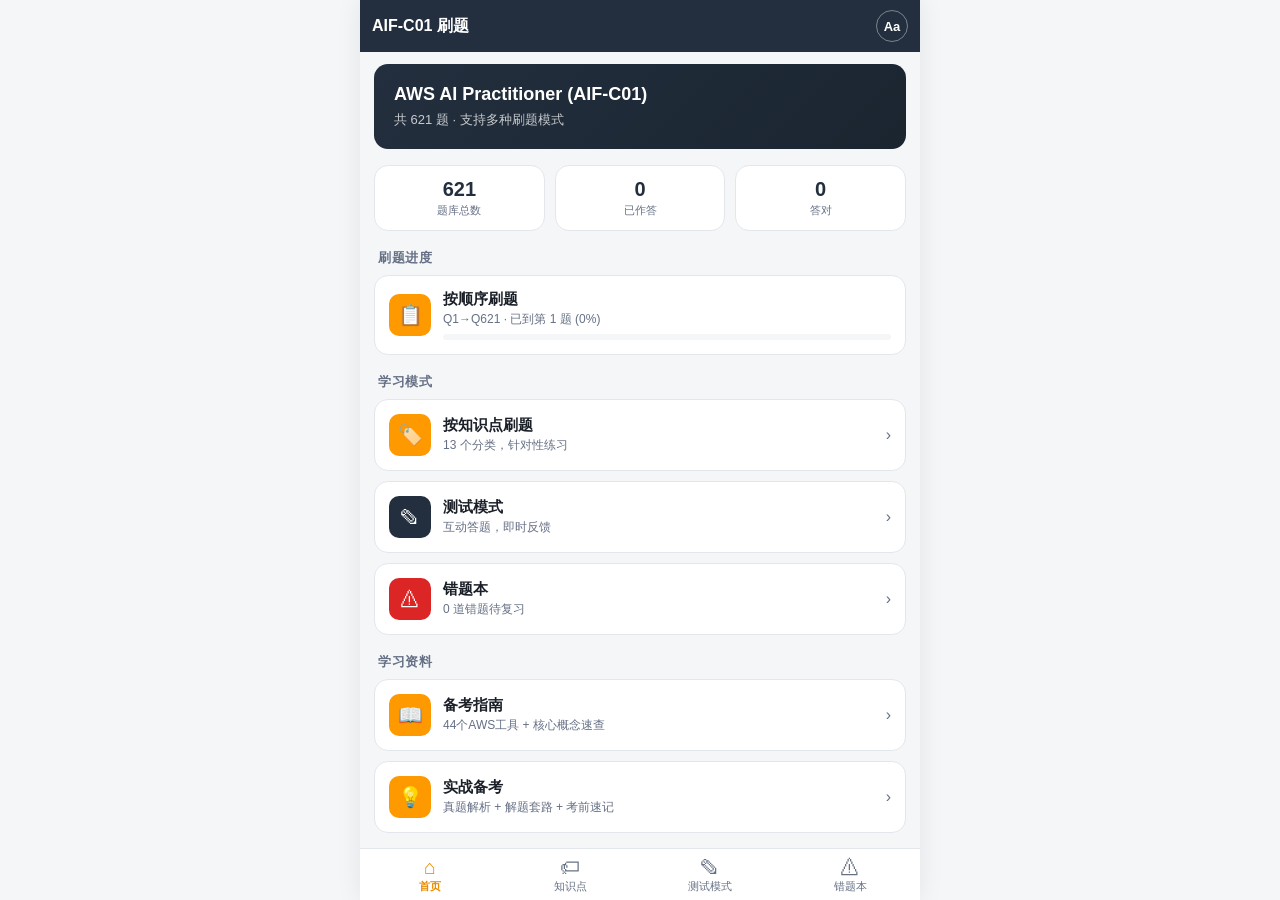
<file: index.html>
<!DOCTYPE html>
<html lang="zh-CN">
<head>
<meta charset="UTF-8" />
<meta name="viewport" content="width=device-width, initial-scale=1, maximum-scale=1, user-scalable=no" />
<meta name="mobile-web-app-capable" content="yes" />
<meta name="apple-mobile-web-app-capable" content="yes" />
<meta name="apple-mobile-web-app-status-bar-style" content="black-translucent" />
<meta name="theme-color" content="#232f3e" />
<link rel="manifest" href="manifest.json" />
<link rel="apple-touch-icon" href="icon-192.png" />
<link rel="icon" href="icon-192.png" />
<title>AIF-C01 刷题</title>
<link rel="stylesheet" href="style.css" />
</head>
<body>
  <div id="app-root">
    <header id="top-bar">
      <button id="btn-back" class="icon-btn" aria-label="返回" hidden>&#8592;</button>
      <div id="top-title">AIF-C01 刷题</div>
      <button id="btn-font-size" class="icon-btn" aria-label="字体大小">Aa</button>
    </header>

    <main id="app"></main>

    <nav id="bottom-nav">
      <button class="nav-btn" data-view="home">
        <span class="nav-icon">&#8962;</span><span>首页</span>
      </button>
      <button class="nav-btn" data-view="topic">
        <span class="nav-icon">&#127991;</span><span>知识点</span>
      </button>
      <button class="nav-btn" data-view="quiz">
        <span class="nav-icon">&#9998;</span><span>测试模式</span>
      </button>
      <button class="nav-btn" data-view="wrongbook">
        <span class="nav-icon">&#9888;</span><span>错题本</span>
      </button>
    </nav>
  </div>

  <div id="overlay-root"></div>

  <script src="questions-data.js"></script>
  <script src="app.js"></script>
  <script>
    if ("serviceWorker" in navigator && (location.protocol === "https:" || location.hostname === "localhost")) {
      window.addEventListener("load", function () {
        navigator.serviceWorker.register("sw.js").then(function (reg) {
          function handleNewWorker(worker) {
            worker.addEventListener("statechange", function () {
              if (worker.state === "installed" && navigator.serviceWorker.controller) {
                if (window.__showUpdateBanner) window.__showUpdateBanner(reg);
              }
            });
          }
          if (reg.waiting && navigator.serviceWorker.controller) {
            if (window.__showUpdateBanner) window.__showUpdateBanner(reg);
          }
          if (reg.installing) handleNewWorker(reg.installing);
          reg.addEventListener("updatefound", function () {
            if (reg.installing) handleNewWorker(reg.installing);
          });
          var reloaded = false;
          navigator.serviceWorker.addEventListener("controllerchange", function () {
            if (reloaded) return;
            reloaded = true;
            window.location.reload();
          });
          setInterval(function () { reg.update().catch(function () {}); }, 60 * 1000);
        }).catch(function () {});
      });
    }
  </script>
</body>
</html>
</file>
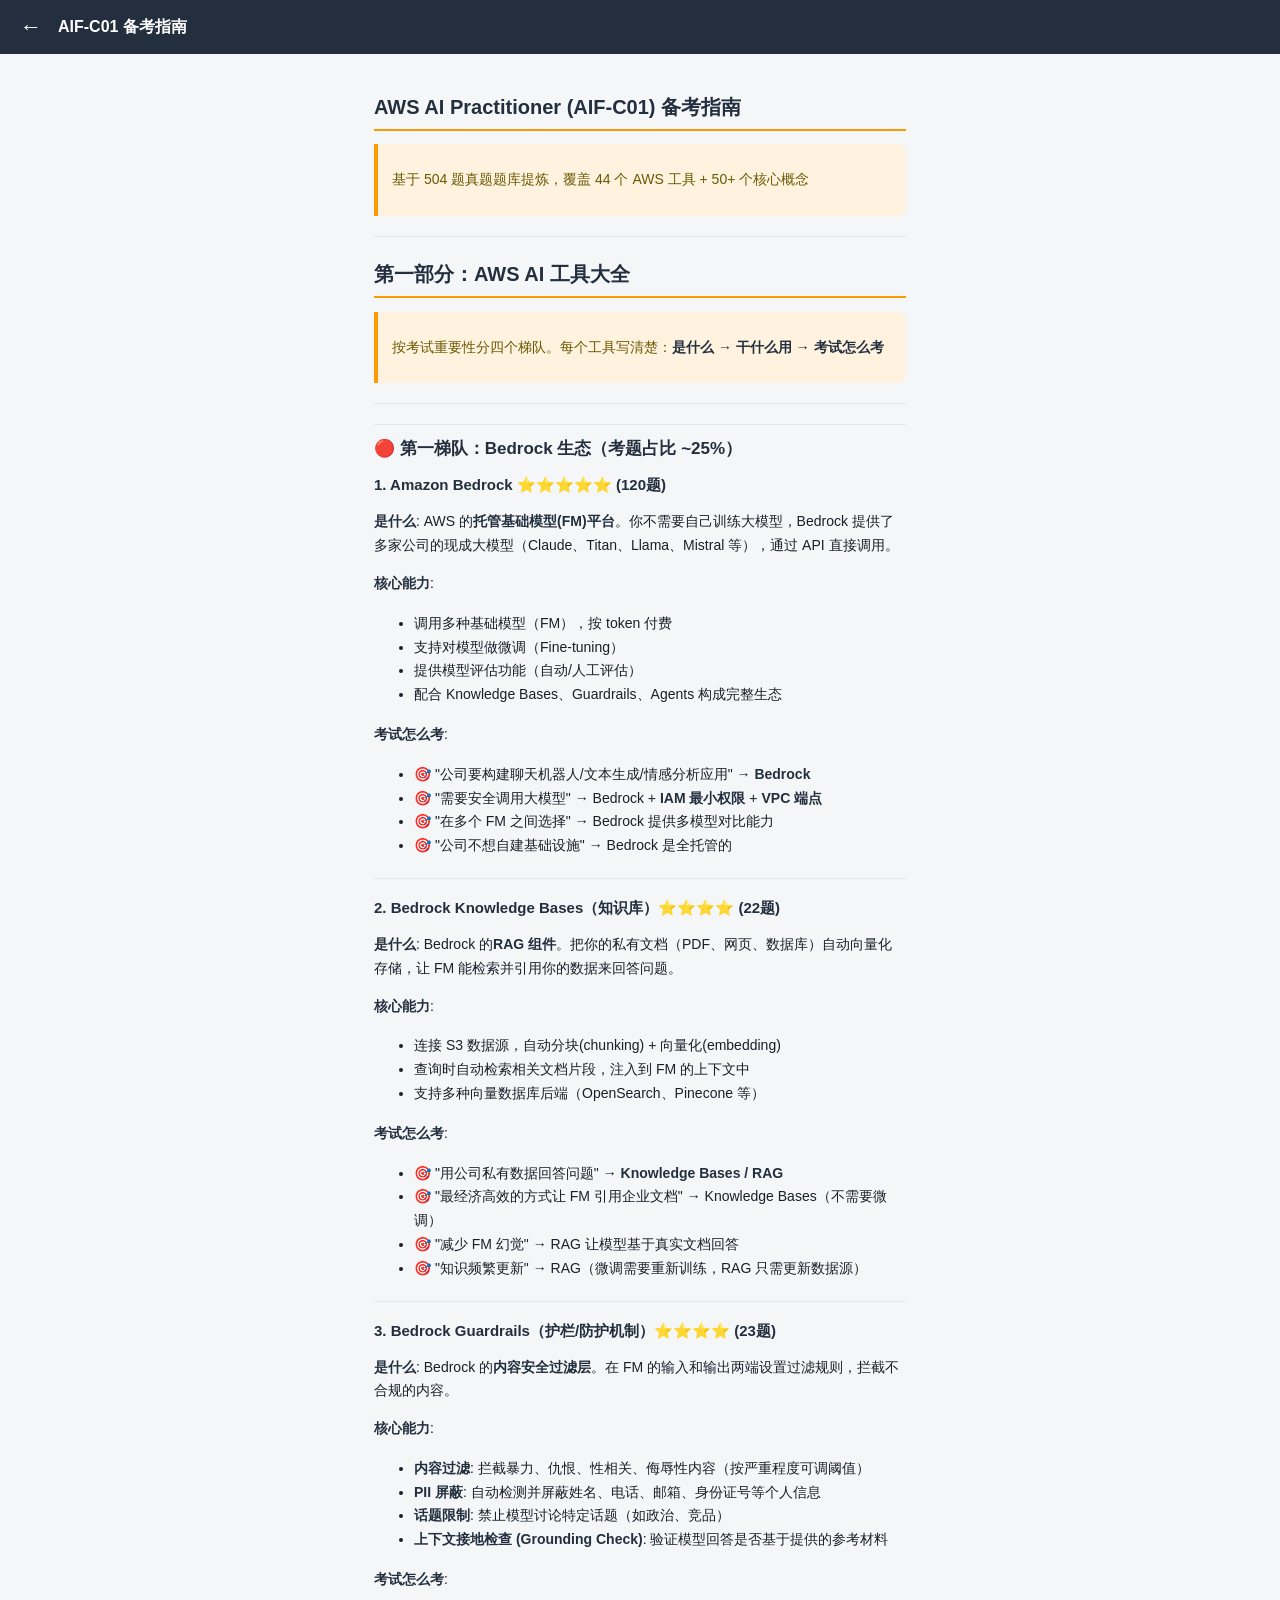
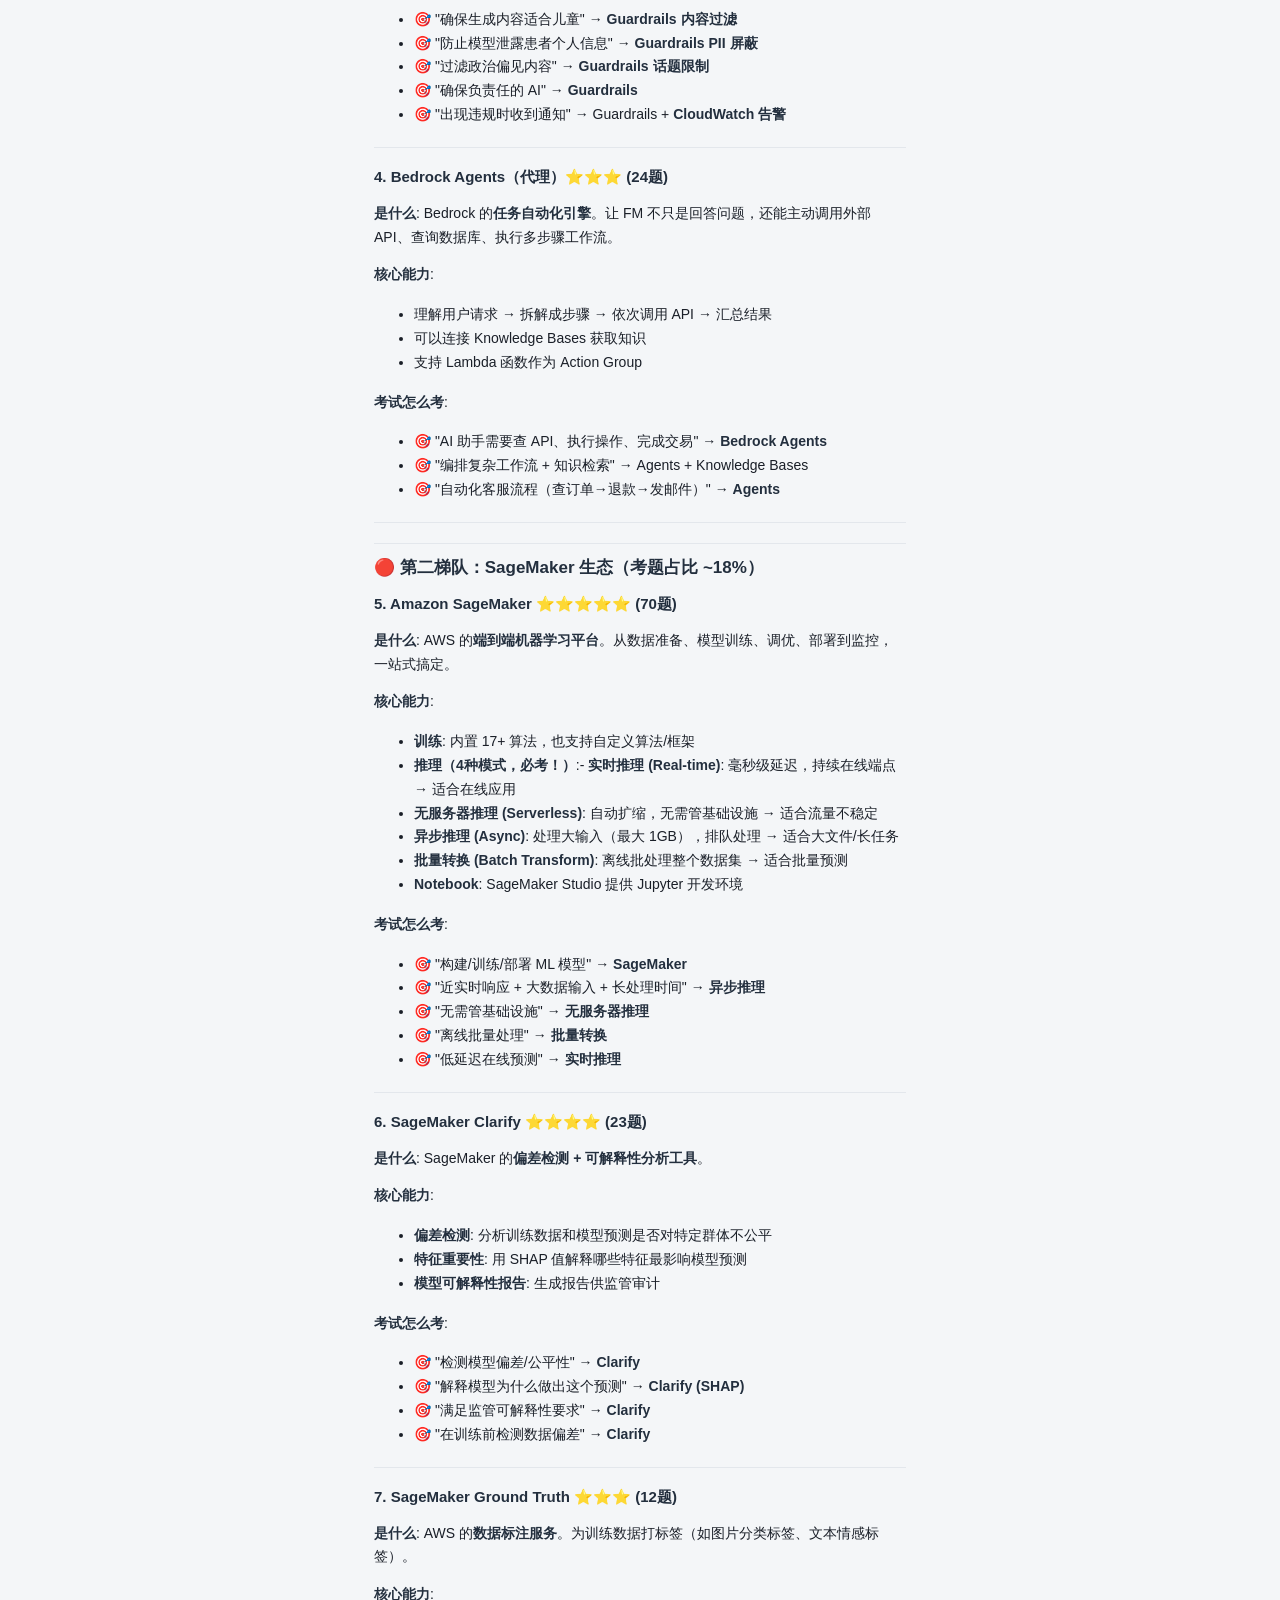
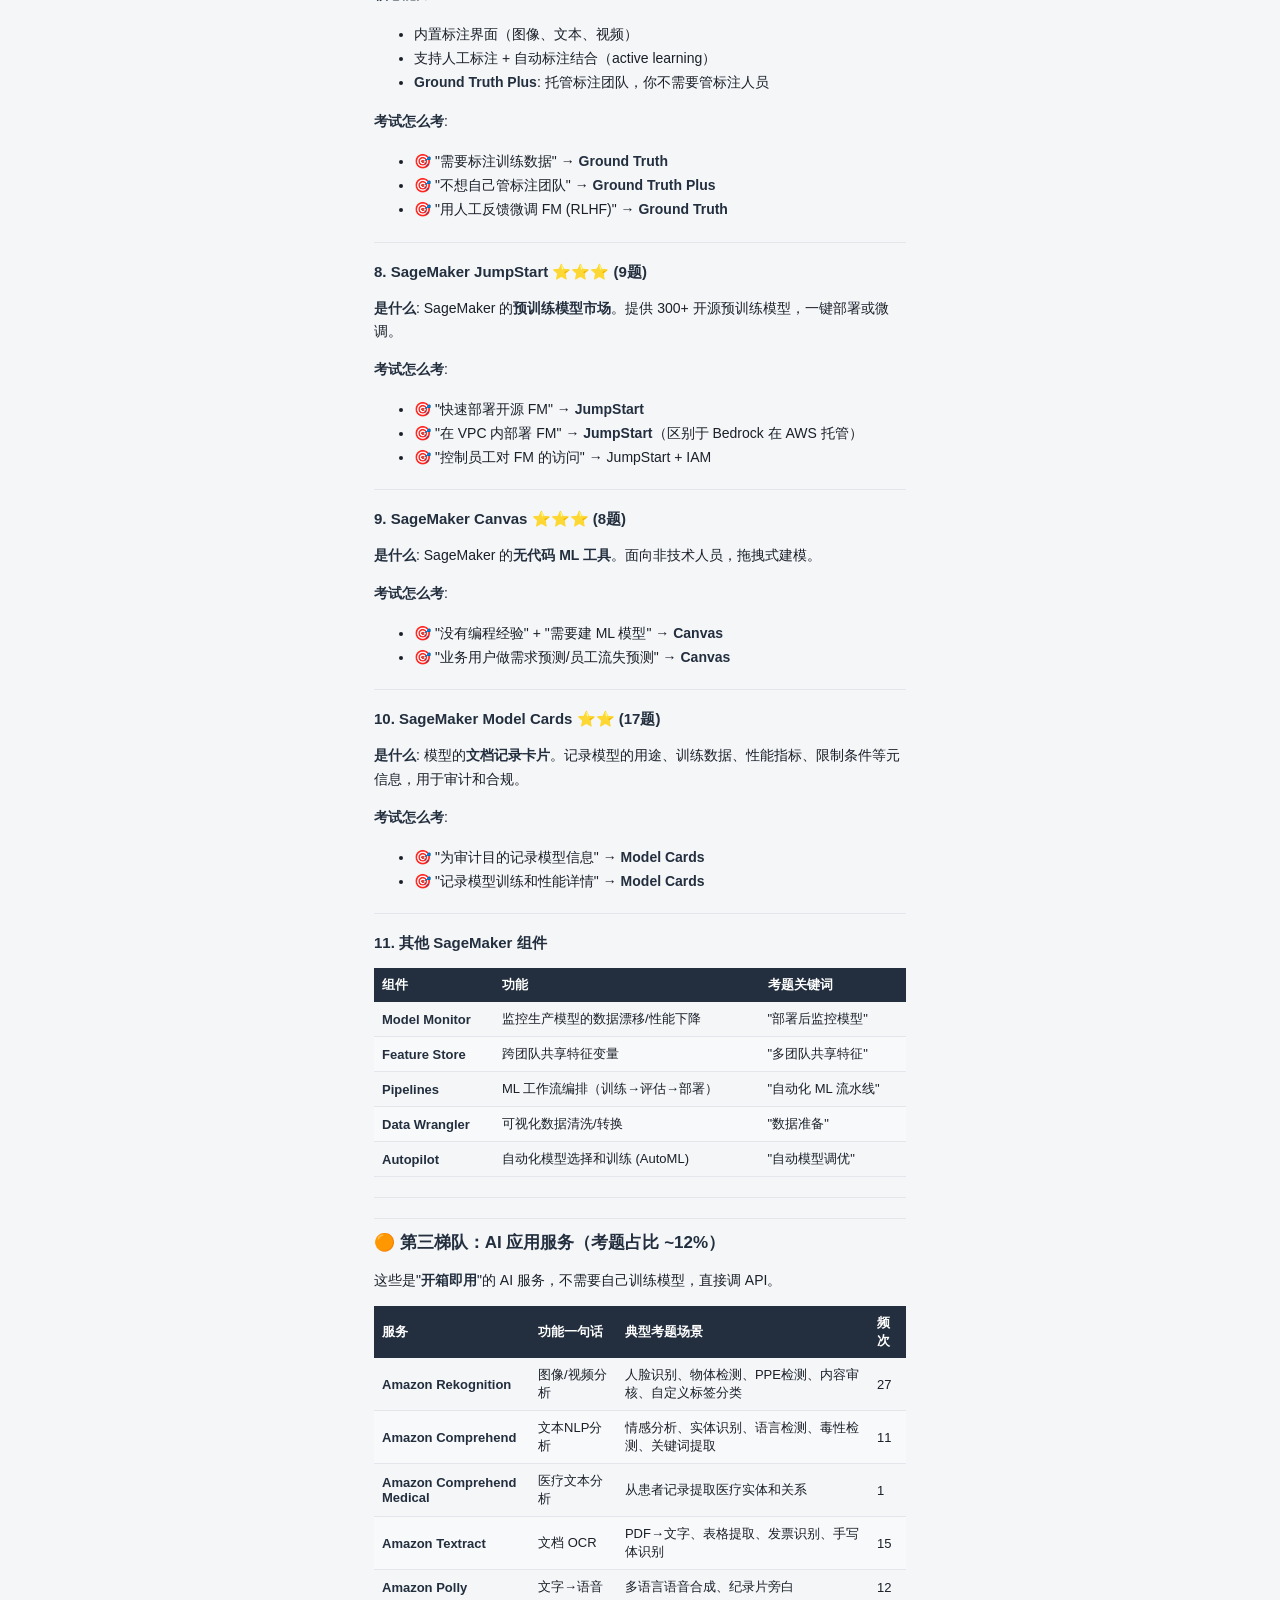
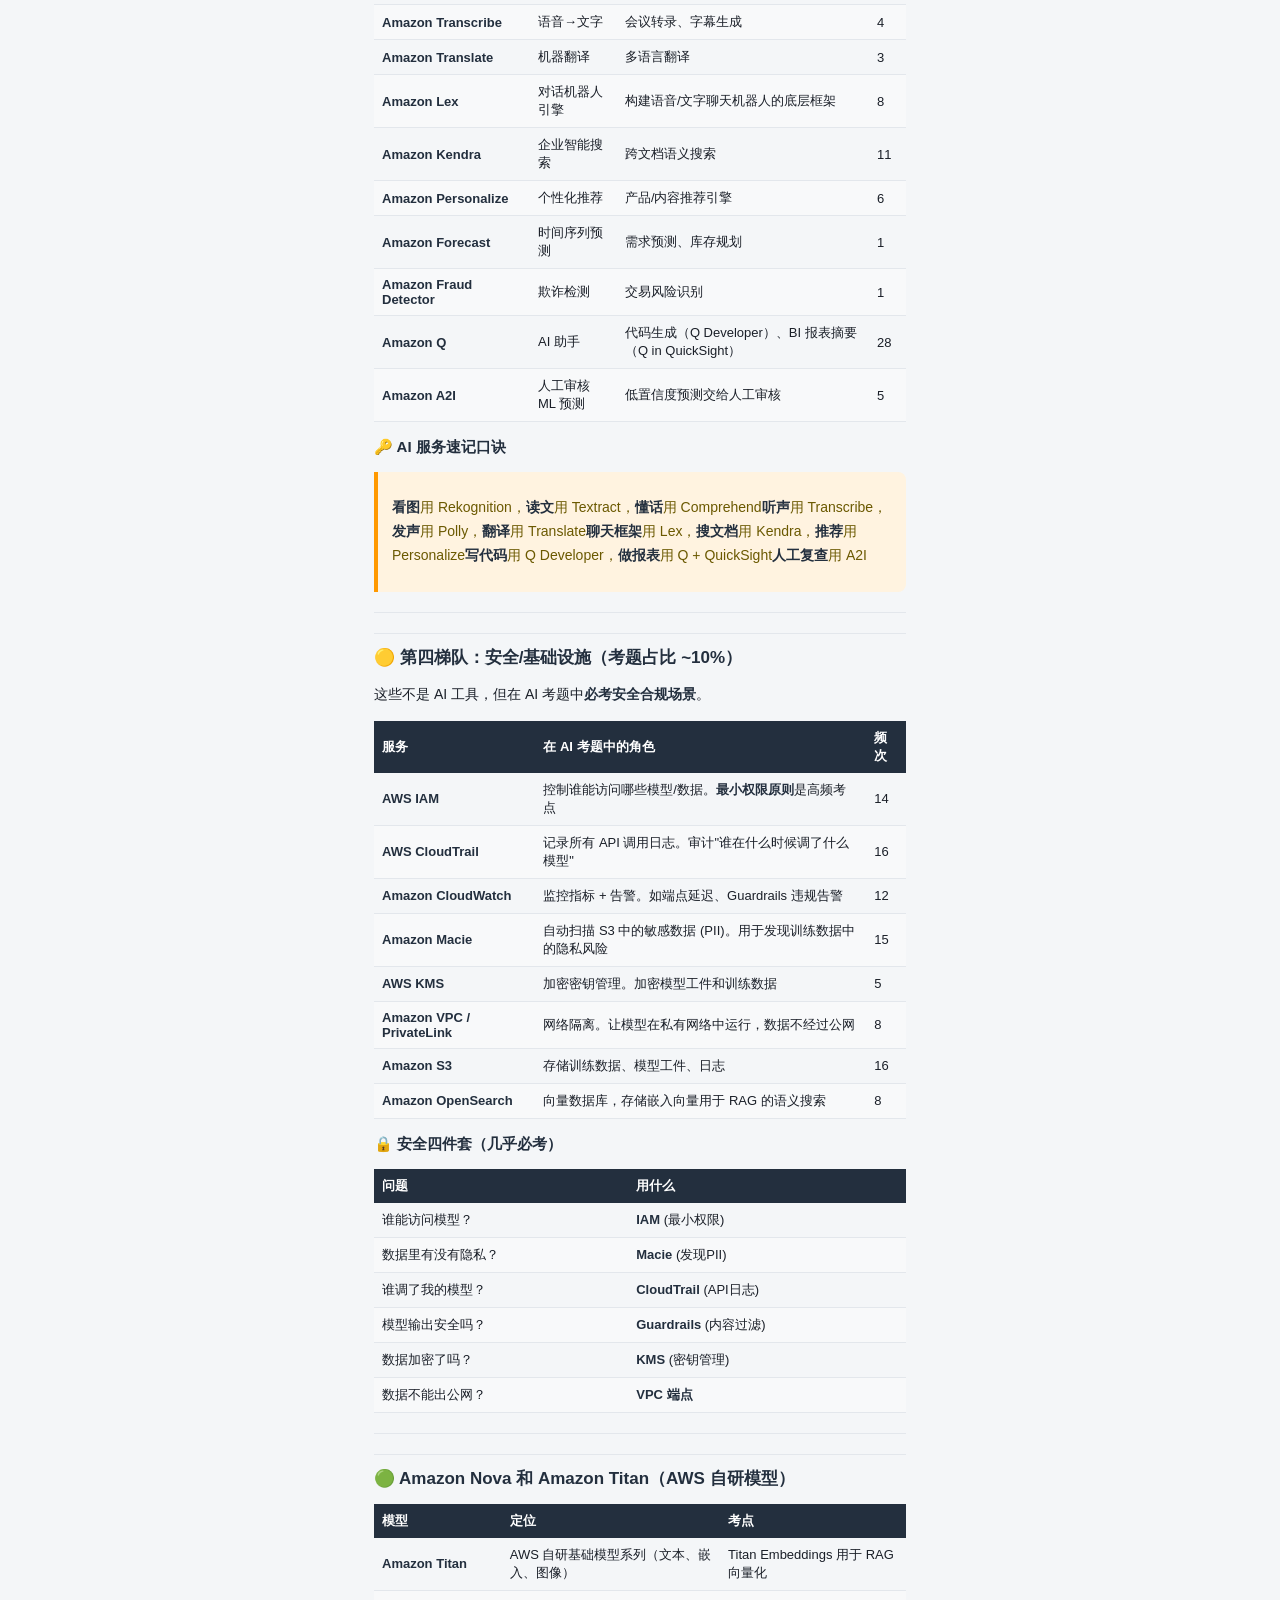
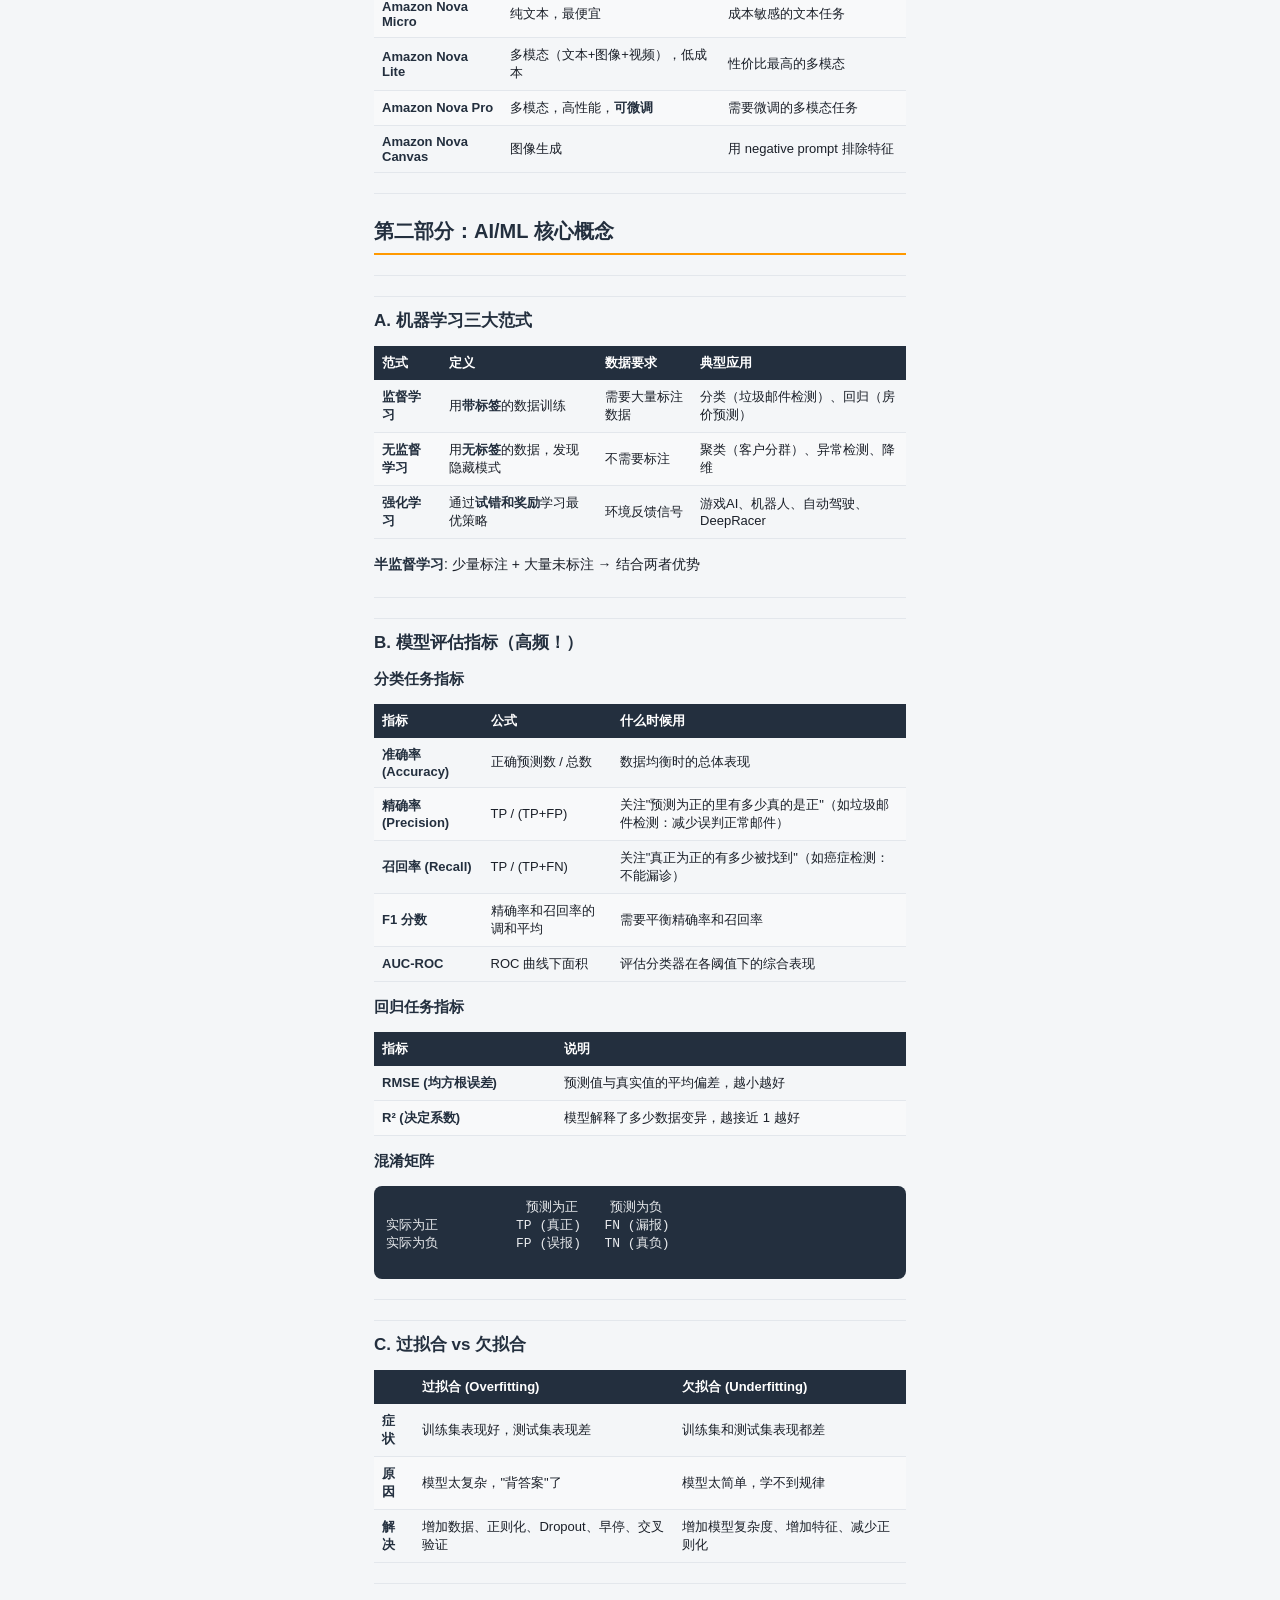
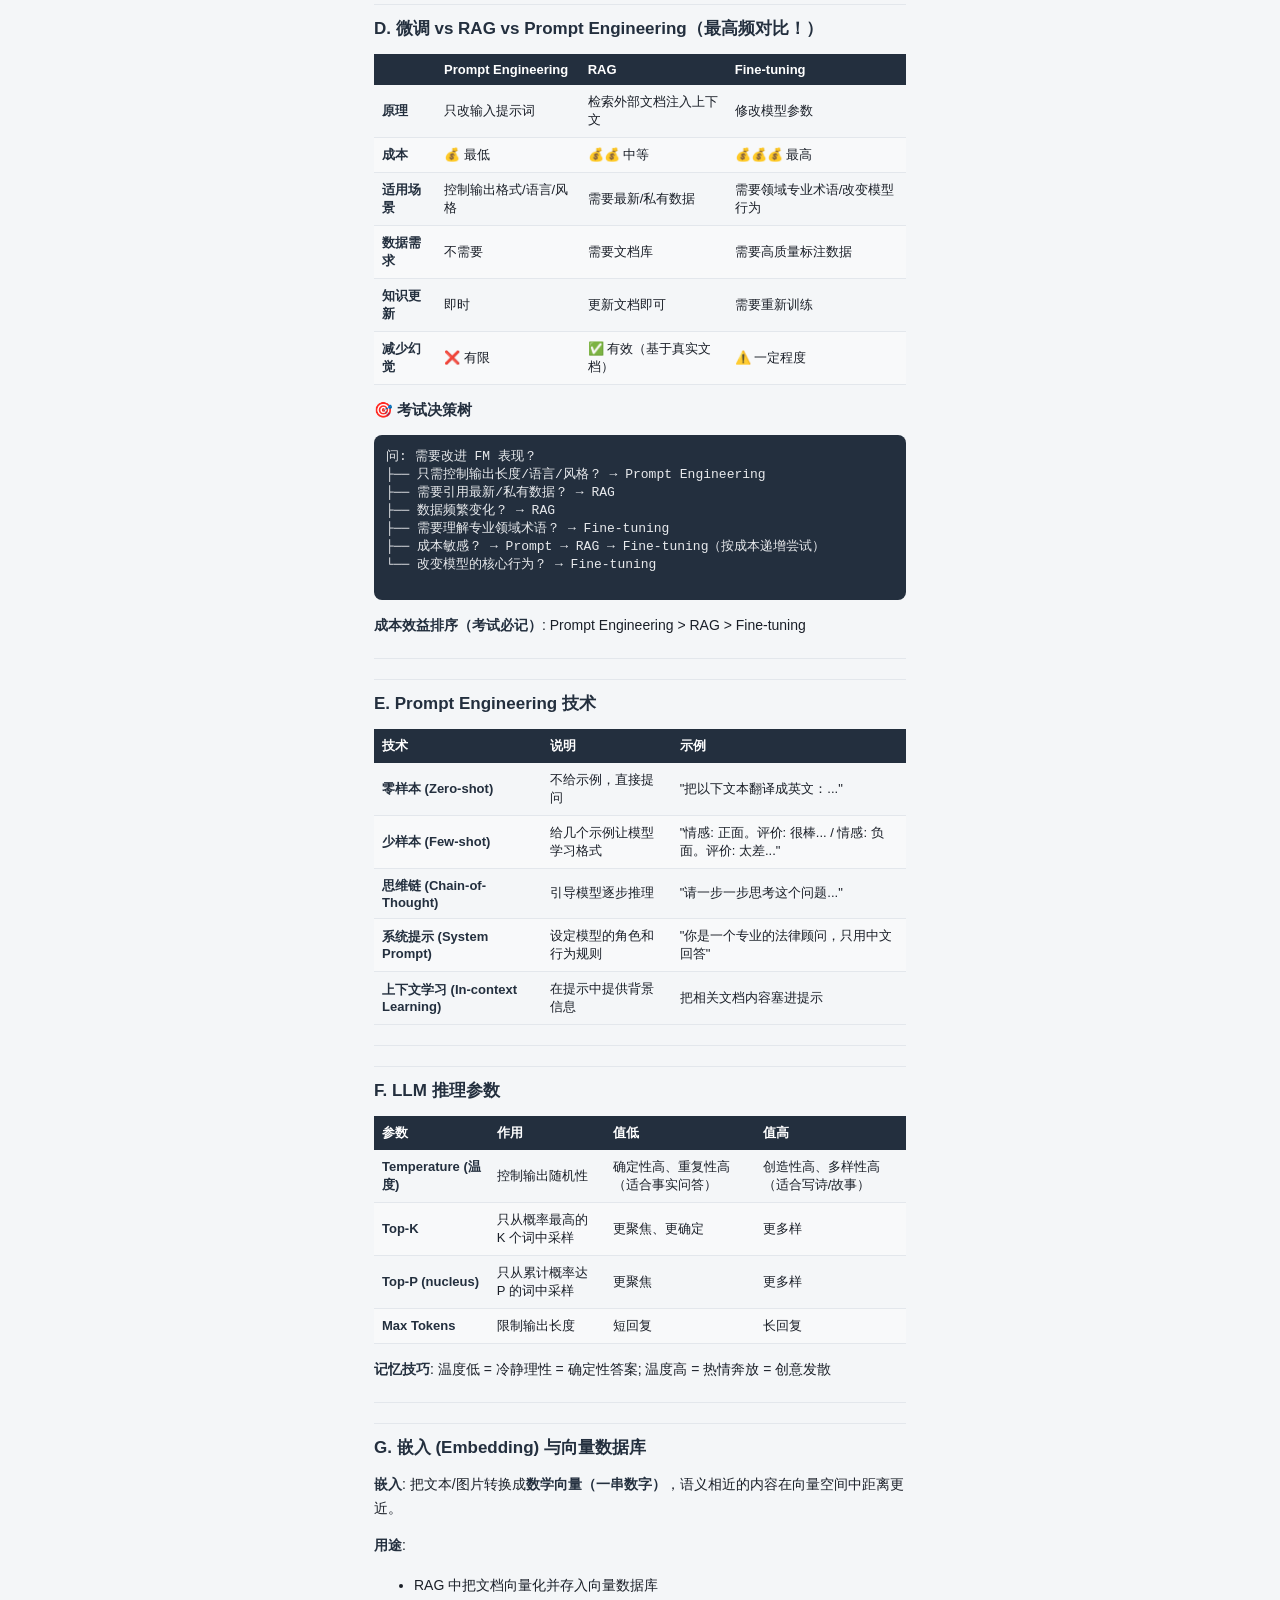
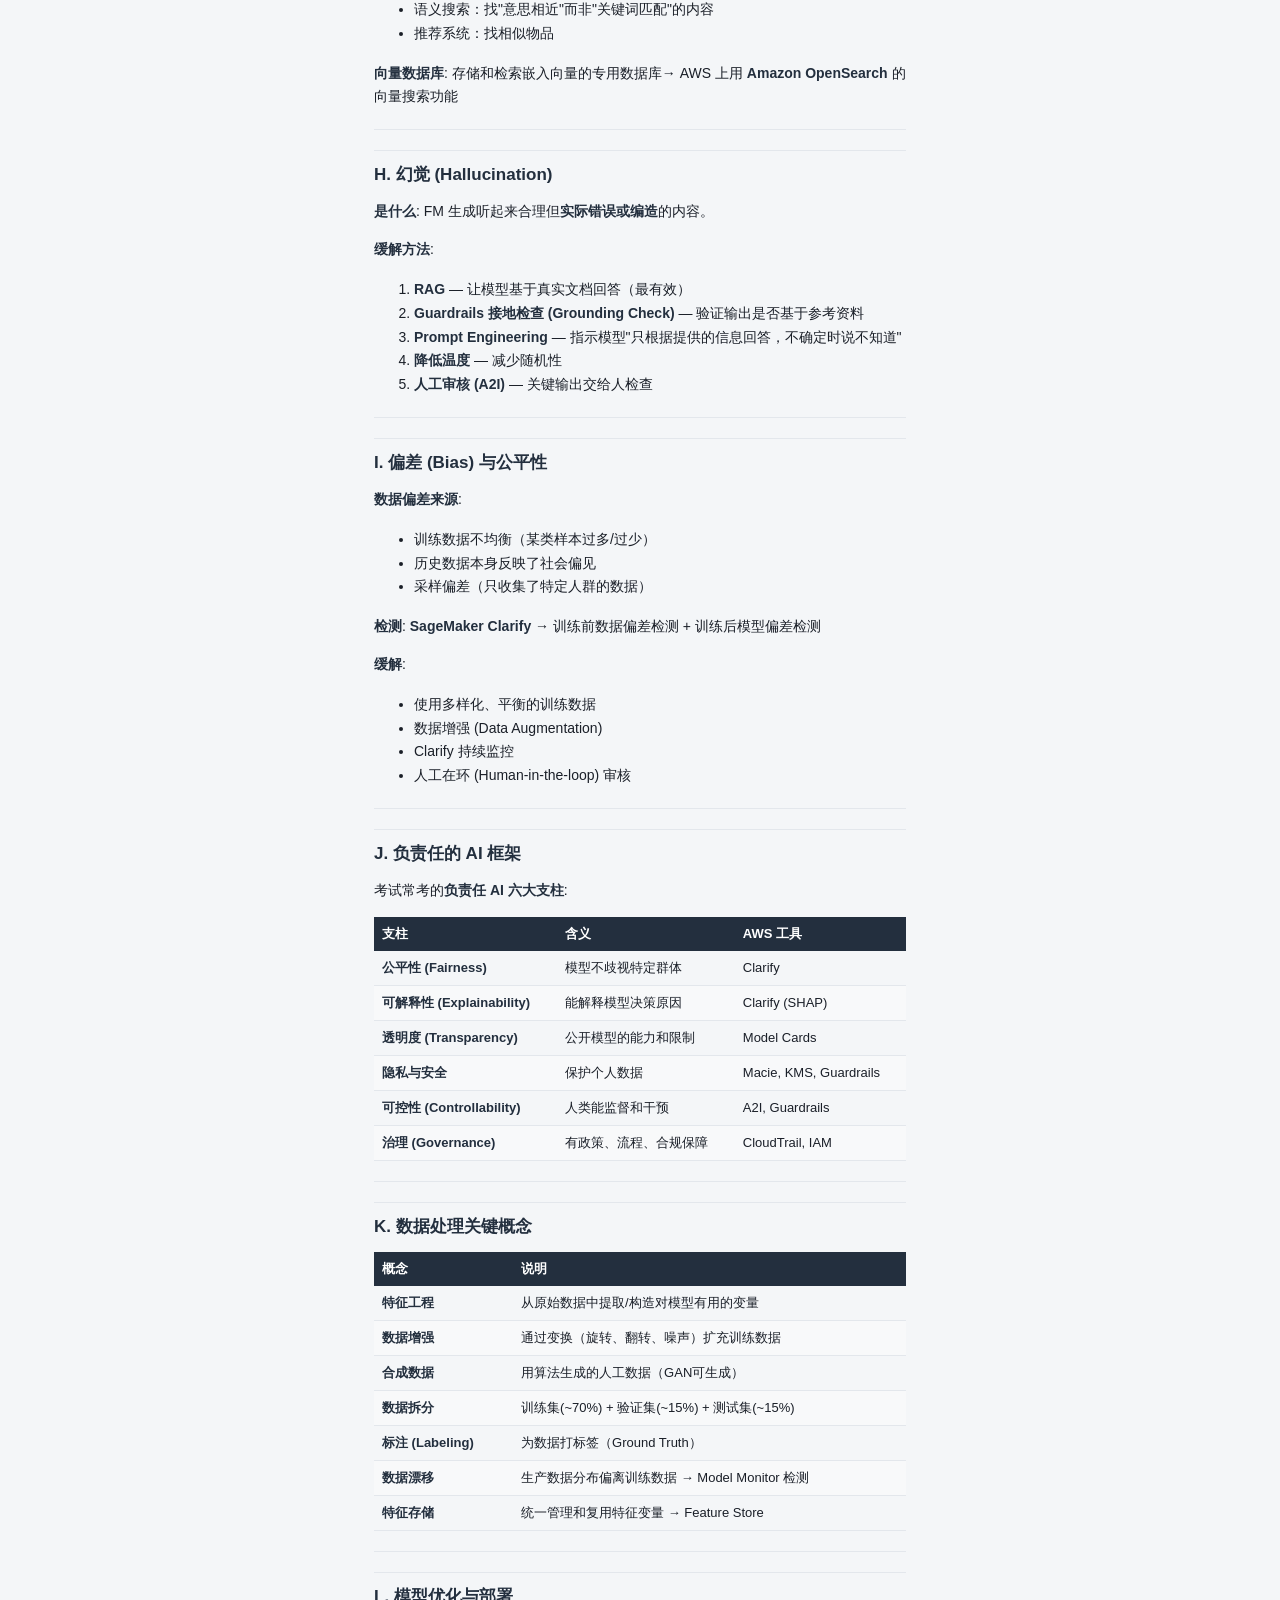
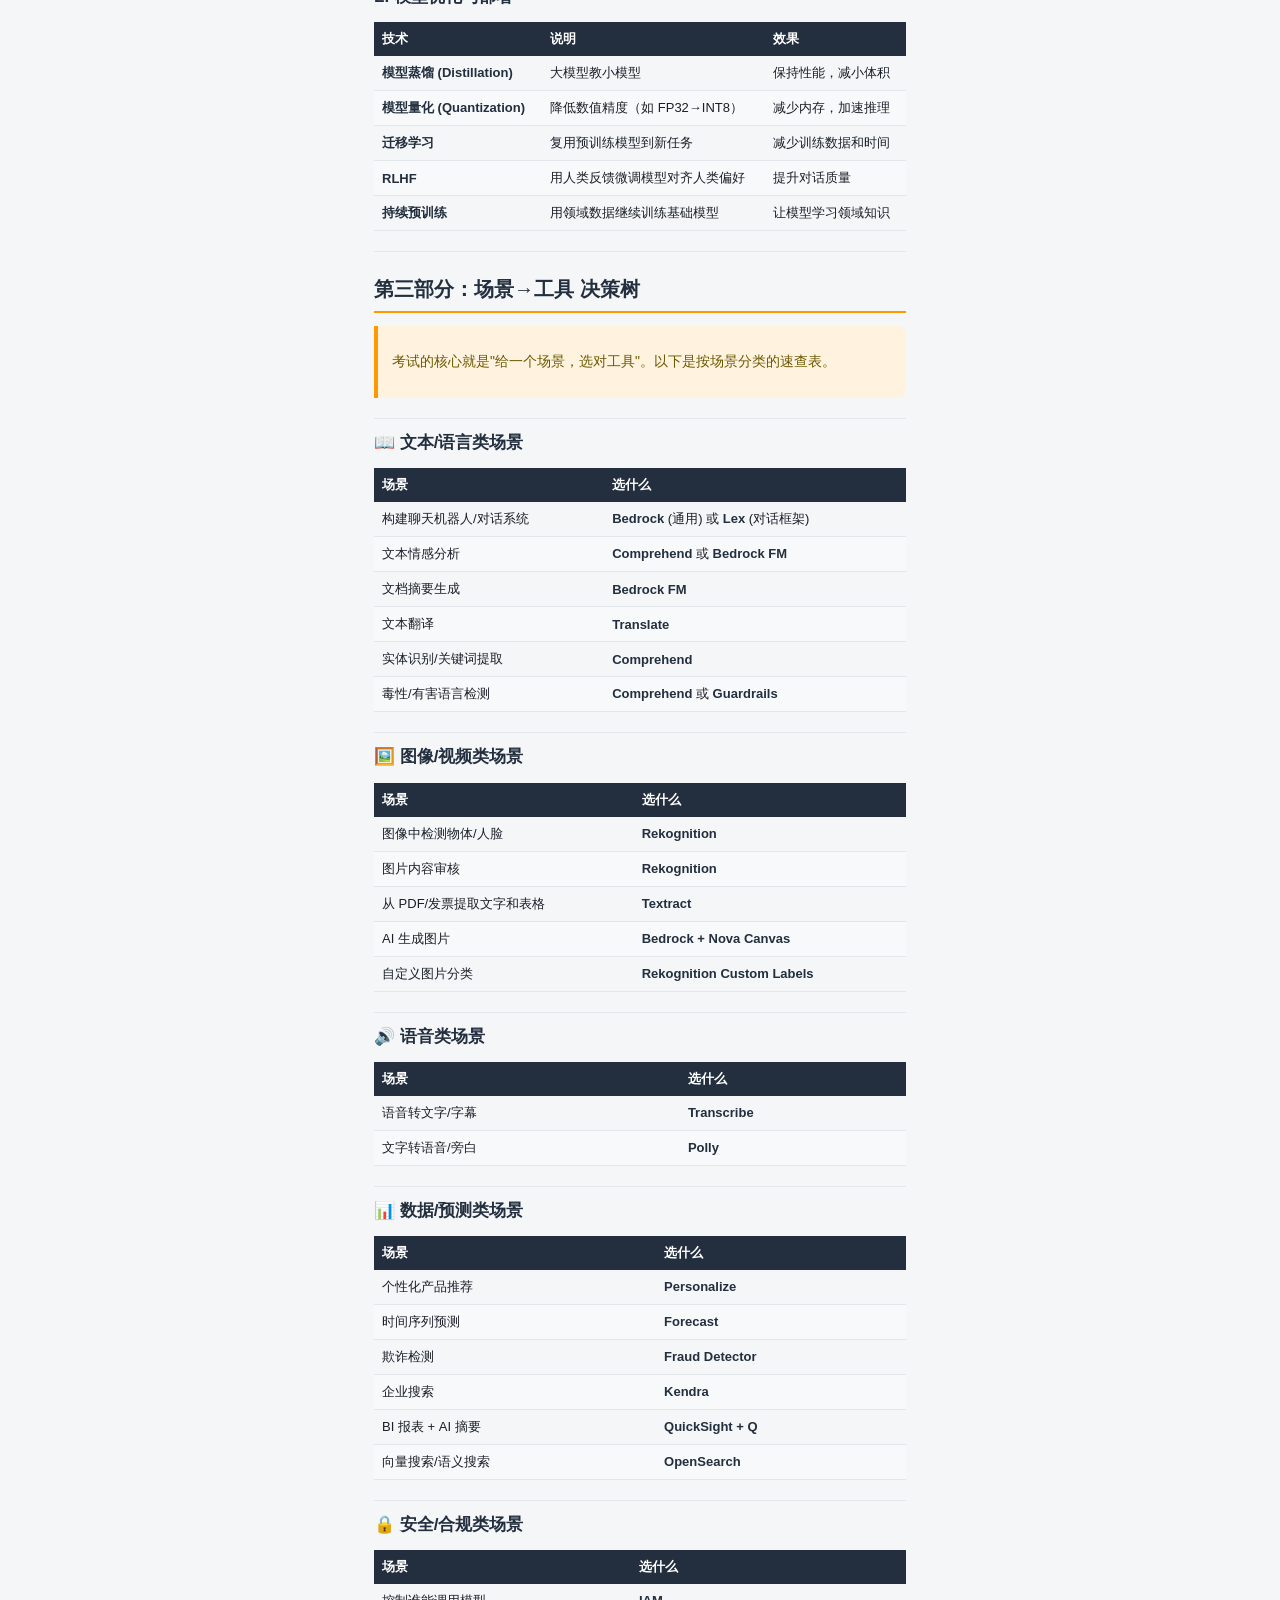
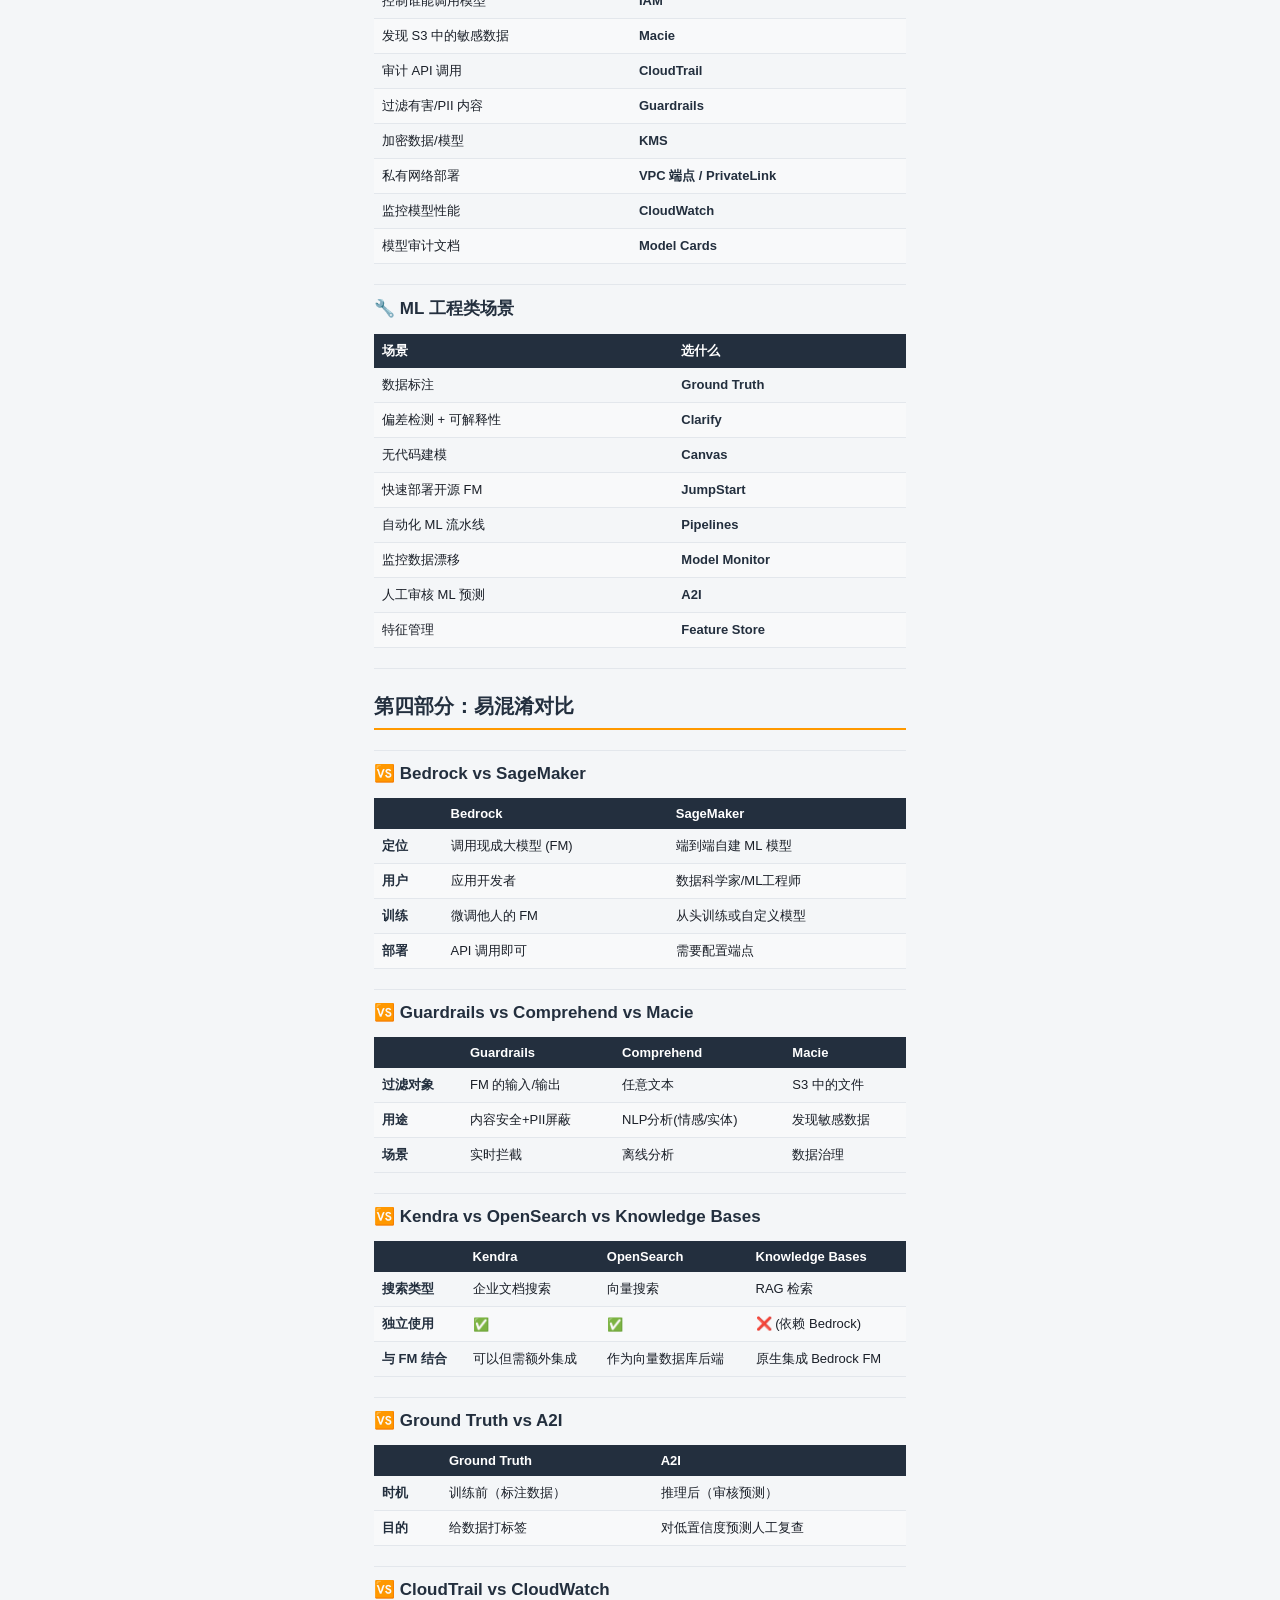
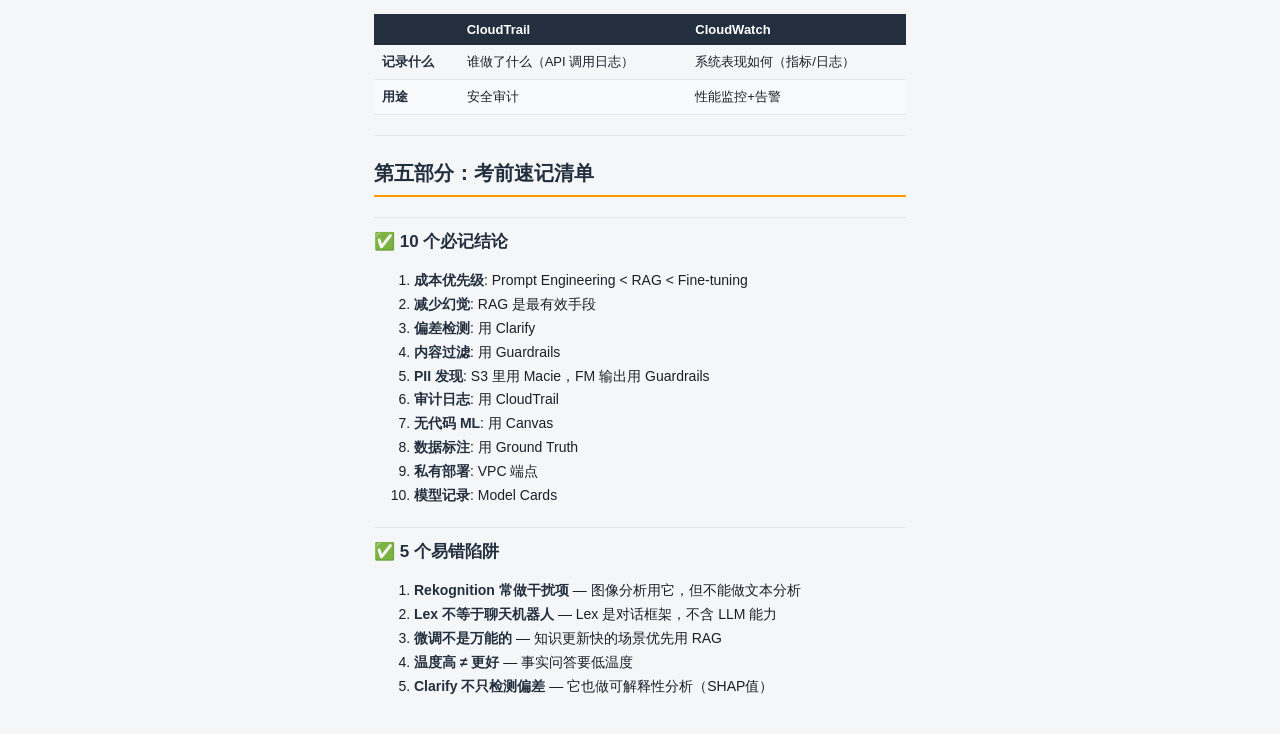
<file: guide.html>
<!DOCTYPE html>
<html lang="zh-CN">
<head>
<meta charset="UTF-8">
<meta name="viewport" content="width=device-width, initial-scale=1, maximum-scale=1, user-scalable=no">
<meta name="apple-mobile-web-app-capable" content="yes">
<meta name="theme-color" content="#232f3e">
<title>AIF-C01 备考指南</title>
<style>
:root {
  --navy: #232f3e;
  --orange: #ff9900;
  --bg: #f4f6f8;
  --card: #ffffff;
  --text: #1a1f28;
  --text-muted: #667085;
  --border: #e3e7ec;
  --radius: 14px;
  --safe-top: env(safe-area-inset-top, 0px);
  --safe-bottom: env(safe-area-inset-bottom, 0px);
}
* { box-sizing: border-box; }
html, body {
  margin: 0; padding: 0;
  background: var(--bg);
  color: var(--text);
  font-family: -apple-system, BlinkMacSystemFont, "Segoe UI", "PingFang SC", "Microsoft YaHei", Roboto, sans-serif;
}
.top-bar {
  position: sticky; top: 0; z-index: 10;
  display: flex; align-items: center; gap: 8px;
  padding: calc(10px + var(--safe-top)) 12px 10px;
  background: var(--navy); color: #fff;
}
.top-bar .back { color: #fff; font-size: 22px; text-decoration: none; padding: 4px 8px; }
.top-bar .title { flex: 1; font-size: 16px; font-weight: 600; }
.content {
  max-width: 560px; margin: 0 auto;
  padding: 16px 14px calc(20px + var(--safe-bottom));
}
.content h1 {
  font-size: 20px; color: var(--navy);
  border-bottom: 2px solid var(--orange);
  padding-bottom: 8px; margin-top: 24px;
}
.content h2 {
  font-size: 17px; color: var(--navy);
  margin-top: 20px; padding-top: 12px;
  border-top: 1px solid var(--border);
}
.content h3 { font-size: 15px; color: var(--navy); margin-top: 16px; }
.content p, .content li { font-size: 14px; line-height: 1.7; }
.content blockquote {
  background: #fff3e0; border-left: 4px solid var(--orange);
  margin: 12px 0; padding: 10px 14px;
  font-size: 13px; color: #6b5900; border-radius: 0 8px 8px 0;
}
.content code {
  background: #e8eaed; padding: 2px 6px; border-radius: 4px;
  font-size: 13px; color: #c7254e;
}
.content pre {
  background: var(--navy); color: #e8eaed;
  padding: 12px; border-radius: 8px;
  overflow-x: auto; font-size: 13px;
}
.content pre code { background: none; color: inherit; padding: 0; }
.content table {
  width: 100%; border-collapse: collapse;
  margin: 12px 0; font-size: 13px;
}
.content th {
  background: var(--navy); color: #fff;
  padding: 8px; text-align: left;
}
.content td {
  padding: 8px; border-bottom: 1px solid var(--border);
}
.content tr:nth-child(even) { background: #f8f9fa; }
.content strong { color: var(--navy); }
.content hr { border: none; border-top: 1px solid var(--border); margin: 20px 0; }
</style>
</head>
<body>
<div class="top-bar">
  <a class="back" href="index.html">&#8592;</a>
  <span class="title">AIF-C01 备考指南</span>
</div>
<div class="content">
<h1>AWS AI Practitioner (AIF-C01) 备考指南</h1>
<blockquote>
<p>基于 504 题真题题库提炼，覆盖 44 个 AWS 工具 + 50+ 个核心概念</p>
</blockquote>
<hr />
<h1>第一部分：AWS AI 工具大全</h1>
<blockquote>
<p>按考试重要性分四个梯队。每个工具写清楚：<strong>是什么 → 干什么用 → 考试怎么考</strong></p>
</blockquote>
<hr />
<h2>🔴 第一梯队：Bedrock 生态（考题占比 ~25%）</h2>
<h3>1. Amazon Bedrock ⭐⭐⭐⭐⭐ (120题)</h3>
<p><strong>是什么</strong>: AWS 的<strong>托管基础模型(FM)平台</strong>。你不需要自己训练大模型，Bedrock 提供了多家公司的现成大模型（Claude、Titan、Llama、Mistral 等），通过 API 直接调用。</p>
<p><strong>核心能力</strong>:</p>
<ul>
<li>调用多种基础模型（FM），按 token 付费</li>
<li>支持对模型做微调（Fine-tuning）</li>
<li>提供模型评估功能（自动/人工评估）</li>
<li>配合 Knowledge Bases、Guardrails、Agents 构成完整生态</li>
</ul>
<p><strong>考试怎么考</strong>:</p>
<ul>
<li>🎯 "公司要构建聊天机器人/文本生成/情感分析应用" → <strong>Bedrock</strong></li>
<li>🎯 "需要安全调用大模型" → Bedrock + <strong>IAM 最小权限</strong> + <strong>VPC 端点</strong></li>
<li>🎯 "在多个 FM 之间选择" → Bedrock 提供多模型对比能力</li>
<li>🎯 "公司不想自建基础设施" → Bedrock 是全托管的</li>
</ul>
<hr />
<h3>2. Bedrock Knowledge Bases（知识库）⭐⭐⭐⭐ (22题)</h3>
<p><strong>是什么</strong>: Bedrock 的<strong>RAG 组件</strong>。把你的私有文档（PDF、网页、数据库）自动向量化存储，让 FM 能检索并引用你的数据来回答问题。</p>
<p><strong>核心能力</strong>:</p>
<ul>
<li>连接 S3 数据源，自动分块(chunking) + 向量化(embedding)</li>
<li>查询时自动检索相关文档片段，注入到 FM 的上下文中</li>
<li>支持多种向量数据库后端（OpenSearch、Pinecone 等）</li>
</ul>
<p><strong>考试怎么考</strong>:</p>
<ul>
<li>🎯 "用公司私有数据回答问题" → <strong>Knowledge Bases / RAG</strong></li>
<li>🎯 "最经济高效的方式让 FM 引用企业文档" → Knowledge Bases（不需要微调）</li>
<li>🎯 "减少 FM 幻觉" → RAG 让模型基于真实文档回答</li>
<li>🎯 "知识频繁更新" → RAG（微调需要重新训练，RAG 只需更新数据源）</li>
</ul>
<hr />
<h3>3. Bedrock Guardrails（护栏/防护机制）⭐⭐⭐⭐ (23题)</h3>
<p><strong>是什么</strong>: Bedrock 的<strong>内容安全过滤层</strong>。在 FM 的输入和输出两端设置过滤规则，拦截不合规的内容。</p>
<p><strong>核心能力</strong>:</p>
<ul>
<li><strong>内容过滤</strong>: 拦截暴力、仇恨、性相关、侮辱性内容（按严重程度可调阈值）</li>
<li><strong>PII 屏蔽</strong>: 自动检测并屏蔽姓名、电话、邮箱、身份证号等个人信息</li>
<li><strong>话题限制</strong>: 禁止模型讨论特定话题（如政治、竞品）</li>
<li><strong>上下文接地检查 (Grounding Check)</strong>: 验证模型回答是否基于提供的参考材料</li>
</ul>
<p><strong>考试怎么考</strong>:</p>
<ul>
<li>🎯 "确保生成内容适合儿童" → <strong>Guardrails 内容过滤</strong></li>
<li>🎯 "防止模型泄露患者个人信息" → <strong>Guardrails PII 屏蔽</strong></li>
<li>🎯 "过滤政治偏见内容" → <strong>Guardrails 话题限制</strong></li>
<li>🎯 "确保负责任的 AI" → <strong>Guardrails</strong></li>
<li>🎯 "出现违规时收到通知" → Guardrails + <strong>CloudWatch 告警</strong></li>
</ul>
<hr />
<h3>4. Bedrock Agents（代理）⭐⭐⭐ (24题)</h3>
<p><strong>是什么</strong>: Bedrock 的<strong>任务自动化引擎</strong>。让 FM 不只是回答问题，还能主动调用外部 API、查询数据库、执行多步骤工作流。</p>
<p><strong>核心能力</strong>:</p>
<ul>
<li>理解用户请求 → 拆解成步骤 → 依次调用 API → 汇总结果</li>
<li>可以连接 Knowledge Bases 获取知识</li>
<li>支持 Lambda 函数作为 Action Group</li>
</ul>
<p><strong>考试怎么考</strong>:</p>
<ul>
<li>🎯 "AI 助手需要查 API、执行操作、完成交易" → <strong>Bedrock Agents</strong></li>
<li>🎯 "编排复杂工作流 + 知识检索" → Agents + Knowledge Bases</li>
<li>🎯 "自动化客服流程（查订单→退款→发邮件）" → <strong>Agents</strong></li>
</ul>
<hr />
<h2>🔴 第二梯队：SageMaker 生态（考题占比 ~18%）</h2>
<h3>5. Amazon SageMaker ⭐⭐⭐⭐⭐ (70题)</h3>
<p><strong>是什么</strong>: AWS 的<strong>端到端机器学习平台</strong>。从数据准备、模型训练、调优、部署到监控，一站式搞定。</p>
<p><strong>核心能力</strong>:</p>
<ul>
<li><strong>训练</strong>: 内置 17+ 算法，也支持自定义算法/框架</li>
<li><strong>推理（4种模式，必考！）</strong>:- <strong>实时推理 (Real-time)</strong>: 毫秒级延迟，持续在线端点 → 适合在线应用</li>
<li><strong>无服务器推理 (Serverless)</strong>: 自动扩缩，无需管基础设施 → 适合流量不稳定</li>
<li><strong>异步推理 (Async)</strong>: 处理大输入（最大 1GB），排队处理 → 适合大文件/长任务</li>
<li><strong>批量转换 (Batch Transform)</strong>: 离线批处理整个数据集 → 适合批量预测</li>
<li><strong>Notebook</strong>: SageMaker Studio 提供 Jupyter 开发环境</li>
</ul>
<p><strong>考试怎么考</strong>:</p>
<ul>
<li>🎯 "构建/训练/部署 ML 模型" → <strong>SageMaker</strong></li>
<li>🎯 "近实时响应 + 大数据输入 + 长处理时间" → <strong>异步推理</strong></li>
<li>🎯 "无需管基础设施" → <strong>无服务器推理</strong></li>
<li>🎯 "离线批量处理" → <strong>批量转换</strong></li>
<li>🎯 "低延迟在线预测" → <strong>实时推理</strong></li>
</ul>
<hr />
<h3>6. SageMaker Clarify ⭐⭐⭐⭐ (23题)</h3>
<p><strong>是什么</strong>: SageMaker 的<strong>偏差检测 + 可解释性分析工具</strong>。</p>
<p><strong>核心能力</strong>:</p>
<ul>
<li><strong>偏差检测</strong>: 分析训练数据和模型预测是否对特定群体不公平</li>
<li><strong>特征重要性</strong>: 用 SHAP 值解释哪些特征最影响模型预测</li>
<li><strong>模型可解释性报告</strong>: 生成报告供监管审计</li>
</ul>
<p><strong>考试怎么考</strong>:</p>
<ul>
<li>🎯 "检测模型偏差/公平性" → <strong>Clarify</strong></li>
<li>🎯 "解释模型为什么做出这个预测" → <strong>Clarify (SHAP)</strong></li>
<li>🎯 "满足监管可解释性要求" → <strong>Clarify</strong></li>
<li>🎯 "在训练前检测数据偏差" → <strong>Clarify</strong></li>
</ul>
<hr />
<h3>7. SageMaker Ground Truth ⭐⭐⭐ (12题)</h3>
<p><strong>是什么</strong>: AWS 的<strong>数据标注服务</strong>。为训练数据打标签（如图片分类标签、文本情感标签）。</p>
<p><strong>核心能力</strong>:</p>
<ul>
<li>内置标注界面（图像、文本、视频）</li>
<li>支持人工标注 + 自动标注结合（active learning）</li>
<li><strong>Ground Truth Plus</strong>: 托管标注团队，你不需要管标注人员</li>
</ul>
<p><strong>考试怎么考</strong>:</p>
<ul>
<li>🎯 "需要标注训练数据" → <strong>Ground Truth</strong></li>
<li>🎯 "不想自己管标注团队" → <strong>Ground Truth Plus</strong></li>
<li>🎯 "用人工反馈微调 FM (RLHF)" → <strong>Ground Truth</strong></li>
</ul>
<hr />
<h3>8. SageMaker JumpStart ⭐⭐⭐ (9题)</h3>
<p><strong>是什么</strong>: SageMaker 的<strong>预训练模型市场</strong>。提供 300+ 开源预训练模型，一键部署或微调。</p>
<p><strong>考试怎么考</strong>:</p>
<ul>
<li>🎯 "快速部署开源 FM" → <strong>JumpStart</strong></li>
<li>🎯 "在 VPC 内部署 FM" → <strong>JumpStart</strong>（区别于 Bedrock 在 AWS 托管）</li>
<li>🎯 "控制员工对 FM 的访问" → JumpStart + IAM</li>
</ul>
<hr />
<h3>9. SageMaker Canvas ⭐⭐⭐ (8题)</h3>
<p><strong>是什么</strong>: SageMaker 的<strong>无代码 ML 工具</strong>。面向非技术人员，拖拽式建模。</p>
<p><strong>考试怎么考</strong>:</p>
<ul>
<li>🎯 "没有编程经验" + "需要建 ML 模型" → <strong>Canvas</strong></li>
<li>🎯 "业务用户做需求预测/员工流失预测" → <strong>Canvas</strong></li>
</ul>
<hr />
<h3>10. SageMaker Model Cards ⭐⭐ (17题)</h3>
<p><strong>是什么</strong>: 模型的<strong>文档记录卡片</strong>。记录模型的用途、训练数据、性能指标、限制条件等元信息，用于审计和合规。</p>
<p><strong>考试怎么考</strong>:</p>
<ul>
<li>🎯 "为审计目的记录模型信息" → <strong>Model Cards</strong></li>
<li>🎯 "记录模型训练和性能详情" → <strong>Model Cards</strong></li>
</ul>
<hr />
<h3>11. 其他 SageMaker 组件</h3>
<table>
<thead>
<tr>
<th>组件</th>
<th>功能</th>
<th>考题关键词</th>
</tr>
</thead>
<tbody>
<tr>
<td><strong>Model Monitor</strong></td>
<td>监控生产模型的数据漂移/性能下降</td>
<td>"部署后监控模型"</td>
</tr>
<tr>
<td><strong>Feature Store</strong></td>
<td>跨团队共享特征变量</td>
<td>"多团队共享特征"</td>
</tr>
<tr>
<td><strong>Pipelines</strong></td>
<td>ML 工作流编排（训练→评估→部署）</td>
<td>"自动化 ML 流水线"</td>
</tr>
<tr>
<td><strong>Data Wrangler</strong></td>
<td>可视化数据清洗/转换</td>
<td>"数据准备"</td>
</tr>
<tr>
<td><strong>Autopilot</strong></td>
<td>自动化模型选择和训练 (AutoML)</td>
<td>"自动模型调优"</td>
</tr>
</tbody>
</table>
<hr />
<h2>🟠 第三梯队：AI 应用服务（考题占比 ~12%）</h2>
<p>这些是"<strong>开箱即用</strong>"的 AI 服务，不需要自己训练模型，直接调 API。</p>
<table>
<thead>
<tr>
<th>服务</th>
<th>功能一句话</th>
<th>典型考题场景</th>
<th>频次</th>
</tr>
</thead>
<tbody>
<tr>
<td><strong>Amazon Rekognition</strong></td>
<td>图像/视频分析</td>
<td>人脸识别、物体检测、PPE检测、内容审核、自定义标签分类</td>
<td>27</td>
</tr>
<tr>
<td><strong>Amazon Comprehend</strong></td>
<td>文本NLP分析</td>
<td>情感分析、实体识别、语言检测、毒性检测、关键词提取</td>
<td>11</td>
</tr>
<tr>
<td><strong>Amazon Comprehend Medical</strong></td>
<td>医疗文本分析</td>
<td>从患者记录提取医疗实体和关系</td>
<td>1</td>
</tr>
<tr>
<td><strong>Amazon Textract</strong></td>
<td>文档 OCR</td>
<td>PDF→文字、表格提取、发票识别、手写体识别</td>
<td>15</td>
</tr>
<tr>
<td><strong>Amazon Polly</strong></td>
<td>文字→语音</td>
<td>多语言语音合成、纪录片旁白</td>
<td>12</td>
</tr>
<tr>
<td><strong>Amazon Transcribe</strong></td>
<td>语音→文字</td>
<td>会议转录、字幕生成</td>
<td>4</td>
</tr>
<tr>
<td><strong>Amazon Translate</strong></td>
<td>机器翻译</td>
<td>多语言翻译</td>
<td>3</td>
</tr>
<tr>
<td><strong>Amazon Lex</strong></td>
<td>对话机器人引擎</td>
<td>构建语音/文字聊天机器人的底层框架</td>
<td>8</td>
</tr>
<tr>
<td><strong>Amazon Kendra</strong></td>
<td>企业智能搜索</td>
<td>跨文档语义搜索</td>
<td>11</td>
</tr>
<tr>
<td><strong>Amazon Personalize</strong></td>
<td>个性化推荐</td>
<td>产品/内容推荐引擎</td>
<td>6</td>
</tr>
<tr>
<td><strong>Amazon Forecast</strong></td>
<td>时间序列预测</td>
<td>需求预测、库存规划</td>
<td>1</td>
</tr>
<tr>
<td><strong>Amazon Fraud Detector</strong></td>
<td>欺诈检测</td>
<td>交易风险识别</td>
<td>1</td>
</tr>
<tr>
<td><strong>Amazon Q</strong></td>
<td>AI 助手</td>
<td>代码生成（Q Developer）、BI 报表摘要（Q in QuickSight）</td>
<td>28</td>
</tr>
<tr>
<td><strong>Amazon A2I</strong></td>
<td>人工审核 ML 预测</td>
<td>低置信度预测交给人工审核</td>
<td>5</td>
</tr>
</tbody>
</table>
<h3>🔑 AI 服务速记口诀</h3>
<blockquote>
<p><strong>看图</strong>用 Rekognition，<strong>读文</strong>用 Textract，<strong>懂话</strong>用 Comprehend<strong>听声</strong>用 Transcribe，<strong>发声</strong>用 Polly，<strong>翻译</strong>用 Translate<strong>聊天框架</strong>用 Lex，<strong>搜文档</strong>用 Kendra，<strong>推荐</strong>用 Personalize<strong>写代码</strong>用 Q Developer，<strong>做报表</strong>用 Q + QuickSight<strong>人工复查</strong>用 A2I</p>
</blockquote>
<hr />
<h2>🟡 第四梯队：安全/基础设施（考题占比 ~10%）</h2>
<p>这些不是 AI 工具，但在 AI 考题中<strong>必考安全合规场景</strong>。</p>
<table>
<thead>
<tr>
<th>服务</th>
<th>在 AI 考题中的角色</th>
<th>频次</th>
</tr>
</thead>
<tbody>
<tr>
<td><strong>AWS IAM</strong></td>
<td>控制谁能访问哪些模型/数据。<strong>最小权限原则</strong>是高频考点</td>
<td>14</td>
</tr>
<tr>
<td><strong>AWS CloudTrail</strong></td>
<td>记录所有 API 调用日志。审计"谁在什么时候调了什么模型"</td>
<td>16</td>
</tr>
<tr>
<td><strong>Amazon CloudWatch</strong></td>
<td>监控指标 + 告警。如端点延迟、Guardrails 违规告警</td>
<td>12</td>
</tr>
<tr>
<td><strong>Amazon Macie</strong></td>
<td>自动扫描 S3 中的敏感数据 (PII)。用于发现训练数据中的隐私风险</td>
<td>15</td>
</tr>
<tr>
<td><strong>AWS KMS</strong></td>
<td>加密密钥管理。加密模型工件和训练数据</td>
<td>5</td>
</tr>
<tr>
<td><strong>Amazon VPC / PrivateLink</strong></td>
<td>网络隔离。让模型在私有网络中运行，数据不经过公网</td>
<td>8</td>
</tr>
<tr>
<td><strong>Amazon S3</strong></td>
<td>存储训练数据、模型工件、日志</td>
<td>16</td>
</tr>
<tr>
<td><strong>Amazon OpenSearch</strong></td>
<td>向量数据库，存储嵌入向量用于 RAG 的语义搜索</td>
<td>8</td>
</tr>
</tbody>
</table>
<h3>🔒 安全四件套（几乎必考）</h3>
<table>
<thead>
<tr>
<th>问题</th>
<th>用什么</th>
</tr>
</thead>
<tbody>
<tr>
<td>谁能访问模型？</td>
<td><strong>IAM</strong> (最小权限)</td>
</tr>
<tr>
<td>数据里有没有隐私？</td>
<td><strong>Macie</strong> (发现PII)</td>
</tr>
<tr>
<td>谁调了我的模型？</td>
<td><strong>CloudTrail</strong> (API日志)</td>
</tr>
<tr>
<td>模型输出安全吗？</td>
<td><strong>Guardrails</strong> (内容过滤)</td>
</tr>
<tr>
<td>数据加密了吗？</td>
<td><strong>KMS</strong> (密钥管理)</td>
</tr>
<tr>
<td>数据不能出公网？</td>
<td><strong>VPC 端点</strong></td>
</tr>
</tbody>
</table>
<hr />
<h2>🟢 Amazon Nova 和 Amazon Titan（AWS 自研模型）</h2>
<table>
<thead>
<tr>
<th>模型</th>
<th>定位</th>
<th>考点</th>
</tr>
</thead>
<tbody>
<tr>
<td><strong>Amazon Titan</strong></td>
<td>AWS 自研基础模型系列（文本、嵌入、图像）</td>
<td>Titan Embeddings 用于 RAG 向量化</td>
</tr>
<tr>
<td><strong>Amazon Nova Micro</strong></td>
<td>纯文本，最便宜</td>
<td>成本敏感的文本任务</td>
</tr>
<tr>
<td><strong>Amazon Nova Lite</strong></td>
<td>多模态（文本+图像+视频），低成本</td>
<td>性价比最高的多模态</td>
</tr>
<tr>
<td><strong>Amazon Nova Pro</strong></td>
<td>多模态，高性能，<strong>可微调</strong></td>
<td>需要微调的多模态任务</td>
</tr>
<tr>
<td><strong>Amazon Nova Canvas</strong></td>
<td>图像生成</td>
<td>用 negative prompt 排除特征</td>
</tr>
</tbody>
</table>
<hr />
<h1>第二部分：AI/ML 核心概念</h1>
<hr />
<h2>A. 机器学习三大范式</h2>
<table>
<thead>
<tr>
<th>范式</th>
<th>定义</th>
<th>数据要求</th>
<th>典型应用</th>
</tr>
</thead>
<tbody>
<tr>
<td><strong>监督学习</strong></td>
<td>用<strong>带标签</strong>的数据训练</td>
<td>需要大量标注数据</td>
<td>分类（垃圾邮件检测）、回归（房价预测）</td>
</tr>
<tr>
<td><strong>无监督学习</strong></td>
<td>用<strong>无标签</strong>的数据，发现隐藏模式</td>
<td>不需要标注</td>
<td>聚类（客户分群）、异常检测、降维</td>
</tr>
<tr>
<td><strong>强化学习</strong></td>
<td>通过<strong>试错和奖励</strong>学习最优策略</td>
<td>环境反馈信号</td>
<td>游戏AI、机器人、自动驾驶、DeepRacer</td>
</tr>
</tbody>
</table>
<p><strong>半监督学习</strong>: 少量标注 + 大量未标注 → 结合两者优势</p>
<hr />
<h2>B. 模型评估指标（高频！）</h2>
<h3>分类任务指标</h3>
<table>
<thead>
<tr>
<th>指标</th>
<th>公式</th>
<th>什么时候用</th>
</tr>
</thead>
<tbody>
<tr>
<td><strong>准确率 (Accuracy)</strong></td>
<td>正确预测数 / 总数</td>
<td>数据均衡时的总体表现</td>
</tr>
<tr>
<td><strong>精确率 (Precision)</strong></td>
<td>TP / (TP+FP)</td>
<td>关注"预测为正的里有多少真的是正"（如垃圾邮件检测：减少误判正常邮件）</td>
</tr>
<tr>
<td><strong>召回率 (Recall)</strong></td>
<td>TP / (TP+FN)</td>
<td>关注"真正为正的有多少被找到"（如癌症检测：不能漏诊）</td>
</tr>
<tr>
<td><strong>F1 分数</strong></td>
<td>精确率和召回率的调和平均</td>
<td>需要平衡精确率和召回率</td>
</tr>
<tr>
<td><strong>AUC-ROC</strong></td>
<td>ROC 曲线下面积</td>
<td>评估分类器在各阈值下的综合表现</td>
</tr>
</tbody>
</table>
<h3>回归任务指标</h3>
<table>
<thead>
<tr>
<th>指标</th>
<th>说明</th>
</tr>
</thead>
<tbody>
<tr>
<td><strong>RMSE (均方根误差)</strong></td>
<td>预测值与真实值的平均偏差，越小越好</td>
</tr>
<tr>
<td><strong>R² (决定系数)</strong></td>
<td>模型解释了多少数据变异，越接近 1 越好</td>
</tr>
</tbody>
</table>
<h3>混淆矩阵</h3>
<pre><code>                  预测为正    预测为负
实际为正          TP (真正)   FN (漏报)
实际为负          FP (误报)   TN (真负)

</code></pre>
<hr />
<h2>C. 过拟合 vs 欠拟合</h2>
<table>
<thead>
<tr>
<th></th>
<th>过拟合 (Overfitting)</th>
<th>欠拟合 (Underfitting)</th>
</tr>
</thead>
<tbody>
<tr>
<td><strong>症状</strong></td>
<td>训练集表现好，测试集表现差</td>
<td>训练集和测试集表现都差</td>
</tr>
<tr>
<td><strong>原因</strong></td>
<td>模型太复杂，"背答案"了</td>
<td>模型太简单，学不到规律</td>
</tr>
<tr>
<td><strong>解决</strong></td>
<td>增加数据、正则化、Dropout、早停、交叉验证</td>
<td>增加模型复杂度、增加特征、减少正则化</td>
</tr>
</tbody>
</table>
<hr />
<h2>D. 微调 vs RAG vs Prompt Engineering（最高频对比！）</h2>
<table>
<thead>
<tr>
<th></th>
<th>Prompt Engineering</th>
<th>RAG</th>
<th>Fine-tuning</th>
</tr>
</thead>
<tbody>
<tr>
<td><strong>原理</strong></td>
<td>只改输入提示词</td>
<td>检索外部文档注入上下文</td>
<td>修改模型参数</td>
</tr>
<tr>
<td><strong>成本</strong></td>
<td>💰 最低</td>
<td>💰💰 中等</td>
<td>💰💰💰 最高</td>
</tr>
<tr>
<td><strong>适用场景</strong></td>
<td>控制输出格式/语言/风格</td>
<td>需要最新/私有数据</td>
<td>需要领域专业术语/改变模型行为</td>
</tr>
<tr>
<td><strong>数据需求</strong></td>
<td>不需要</td>
<td>需要文档库</td>
<td>需要高质量标注数据</td>
</tr>
<tr>
<td><strong>知识更新</strong></td>
<td>即时</td>
<td>更新文档即可</td>
<td>需要重新训练</td>
</tr>
<tr>
<td><strong>减少幻觉</strong></td>
<td>❌ 有限</td>
<td>✅ 有效（基于真实文档）</td>
<td>⚠️ 一定程度</td>
</tr>
</tbody>
</table>
<h3>🎯 考试决策树</h3>
<pre><code>问: 需要改进 FM 表现？
├── 只需控制输出长度/语言/风格？ → Prompt Engineering
├── 需要引用最新/私有数据？ → RAG
├── 数据频繁变化？ → RAG
├── 需要理解专业领域术语？ → Fine-tuning
├── 成本敏感？ → Prompt → RAG → Fine-tuning（按成本递增尝试）
└── 改变模型的核心行为？ → Fine-tuning

</code></pre>
<p><strong>成本效益排序（考试必记）</strong>: Prompt Engineering &gt; RAG &gt; Fine-tuning</p>
<hr />
<h2>E. Prompt Engineering 技术</h2>
<table>
<thead>
<tr>
<th>技术</th>
<th>说明</th>
<th>示例</th>
</tr>
</thead>
<tbody>
<tr>
<td><strong>零样本 (Zero-shot)</strong></td>
<td>不给示例，直接提问</td>
<td>"把以下文本翻译成英文：..."</td>
</tr>
<tr>
<td><strong>少样本 (Few-shot)</strong></td>
<td>给几个示例让模型学习格式</td>
<td>"情感: 正面。评价: 很棒... / 情感: 负面。评价: 太差..."</td>
</tr>
<tr>
<td><strong>思维链 (Chain-of-Thought)</strong></td>
<td>引导模型逐步推理</td>
<td>"请一步一步思考这个问题..."</td>
</tr>
<tr>
<td><strong>系统提示 (System Prompt)</strong></td>
<td>设定模型的角色和行为规则</td>
<td>"你是一个专业的法律顾问，只用中文回答"</td>
</tr>
<tr>
<td><strong>上下文学习 (In-context Learning)</strong></td>
<td>在提示中提供背景信息</td>
<td>把相关文档内容塞进提示</td>
</tr>
</tbody>
</table>
<hr />
<h2>F. LLM 推理参数</h2>
<table>
<thead>
<tr>
<th>参数</th>
<th>作用</th>
<th>值低</th>
<th>值高</th>
</tr>
</thead>
<tbody>
<tr>
<td><strong>Temperature (温度)</strong></td>
<td>控制输出随机性</td>
<td>确定性高、重复性高（适合事实问答）</td>
<td>创造性高、多样性高（适合写诗/故事）</td>
</tr>
<tr>
<td><strong>Top-K</strong></td>
<td>只从概率最高的 K 个词中采样</td>
<td>更聚焦、更确定</td>
<td>更多样</td>
</tr>
<tr>
<td><strong>Top-P (nucleus)</strong></td>
<td>只从累计概率达 P 的词中采样</td>
<td>更聚焦</td>
<td>更多样</td>
</tr>
<tr>
<td><strong>Max Tokens</strong></td>
<td>限制输出长度</td>
<td>短回复</td>
<td>长回复</td>
</tr>
</tbody>
</table>
<p><strong>记忆技巧</strong>: 温度低 = 冷静理性 = 确定性答案; 温度高 = 热情奔放 = 创意发散</p>
<hr />
<h2>G. 嵌入 (Embedding) 与向量数据库</h2>
<p><strong>嵌入</strong>: 把文本/图片转换成<strong>数学向量（一串数字）</strong>，语义相近的内容在向量空间中距离更近。</p>
<p><strong>用途</strong>:</p>
<ul>
<li>RAG 中把文档向量化并存入向量数据库</li>
<li>语义搜索：找"意思相近"而非"关键词匹配"的内容</li>
<li>推荐系统：找相似物品</li>
</ul>
<p><strong>向量数据库</strong>: 存储和检索嵌入向量的专用数据库→ AWS 上用 <strong>Amazon OpenSearch</strong> 的向量搜索功能</p>
<hr />
<h2>H. 幻觉 (Hallucination)</h2>
<p><strong>是什么</strong>: FM 生成听起来合理但<strong>实际错误或编造</strong>的内容。</p>
<p><strong>缓解方法</strong>:</p>
<ol>
<li><strong>RAG</strong> — 让模型基于真实文档回答（最有效）</li>
<li><strong>Guardrails 接地检查 (Grounding Check)</strong> — 验证输出是否基于参考资料</li>
<li><strong>Prompt Engineering</strong> — 指示模型"只根据提供的信息回答，不确定时说不知道"</li>
<li><strong>降低温度</strong> — 减少随机性</li>
<li><strong>人工审核 (A2I)</strong> — 关键输出交给人检查</li>
</ol>
<hr />
<h2>I. 偏差 (Bias) 与公平性</h2>
<p><strong>数据偏差来源</strong>:</p>
<ul>
<li>训练数据不均衡（某类样本过多/过少）</li>
<li>历史数据本身反映了社会偏见</li>
<li>采样偏差（只收集了特定人群的数据）</li>
</ul>
<p><strong>检测</strong>: <strong>SageMaker Clarify</strong> → 训练前数据偏差检测 + 训练后模型偏差检测</p>
<p><strong>缓解</strong>:</p>
<ul>
<li>使用多样化、平衡的训练数据</li>
<li>数据增强 (Data Augmentation)</li>
<li>Clarify 持续监控</li>
<li>人工在环 (Human-in-the-loop) 审核</li>
</ul>
<hr />
<h2>J. 负责任的 AI 框架</h2>
<p>考试常考的<strong>负责任 AI 六大支柱</strong>:</p>
<table>
<thead>
<tr>
<th>支柱</th>
<th>含义</th>
<th>AWS 工具</th>
</tr>
</thead>
<tbody>
<tr>
<td><strong>公平性 (Fairness)</strong></td>
<td>模型不歧视特定群体</td>
<td>Clarify</td>
</tr>
<tr>
<td><strong>可解释性 (Explainability)</strong></td>
<td>能解释模型决策原因</td>
<td>Clarify (SHAP)</td>
</tr>
<tr>
<td><strong>透明度 (Transparency)</strong></td>
<td>公开模型的能力和限制</td>
<td>Model Cards</td>
</tr>
<tr>
<td><strong>隐私与安全</strong></td>
<td>保护个人数据</td>
<td>Macie, KMS, Guardrails</td>
</tr>
<tr>
<td><strong>可控性 (Controllability)</strong></td>
<td>人类能监督和干预</td>
<td>A2I, Guardrails</td>
</tr>
<tr>
<td><strong>治理 (Governance)</strong></td>
<td>有政策、流程、合规保障</td>
<td>CloudTrail, IAM</td>
</tr>
</tbody>
</table>
<hr />
<h2>K. 数据处理关键概念</h2>
<table>
<thead>
<tr>
<th>概念</th>
<th>说明</th>
</tr>
</thead>
<tbody>
<tr>
<td><strong>特征工程</strong></td>
<td>从原始数据中提取/构造对模型有用的变量</td>
</tr>
<tr>
<td><strong>数据增强</strong></td>
<td>通过变换（旋转、翻转、噪声）扩充训练数据</td>
</tr>
<tr>
<td><strong>合成数据</strong></td>
<td>用算法生成的人工数据（GAN可生成）</td>
</tr>
<tr>
<td><strong>数据拆分</strong></td>
<td>训练集(~70%) + 验证集(~15%) + 测试集(~15%)</td>
</tr>
<tr>
<td><strong>标注 (Labeling)</strong></td>
<td>为数据打标签（Ground Truth）</td>
</tr>
<tr>
<td><strong>数据漂移</strong></td>
<td>生产数据分布偏离训练数据 → Model Monitor 检测</td>
</tr>
<tr>
<td><strong>特征存储</strong></td>
<td>统一管理和复用特征变量 → Feature Store</td>
</tr>
</tbody>
</table>
<hr />
<h2>L. 模型优化与部署</h2>
<table>
<thead>
<tr>
<th>技术</th>
<th>说明</th>
<th>效果</th>
</tr>
</thead>
<tbody>
<tr>
<td><strong>模型蒸馏 (Distillation)</strong></td>
<td>大模型教小模型</td>
<td>保持性能，减小体积</td>
</tr>
<tr>
<td><strong>模型量化 (Quantization)</strong></td>
<td>降低数值精度（如 FP32→INT8）</td>
<td>减少内存，加速推理</td>
</tr>
<tr>
<td><strong>迁移学习</strong></td>
<td>复用预训练模型到新任务</td>
<td>减少训练数据和时间</td>
</tr>
<tr>
<td><strong>RLHF</strong></td>
<td>用人类反馈微调模型对齐人类偏好</td>
<td>提升对话质量</td>
</tr>
<tr>
<td><strong>持续预训练</strong></td>
<td>用领域数据继续训练基础模型</td>
<td>让模型学习领域知识</td>
</tr>
</tbody>
</table>
<hr />
<h1>第三部分：场景→工具 决策树</h1>
<blockquote>
<p>考试的核心就是"给一个场景，选对工具"。以下是按场景分类的速查表。</p>
</blockquote>
<h2>📖 文本/语言类场景</h2>
<table>
<thead>
<tr>
<th>场景</th>
<th>选什么</th>
</tr>
</thead>
<tbody>
<tr>
<td>构建聊天机器人/对话系统</td>
<td><strong>Bedrock</strong> (通用) 或 <strong>Lex</strong> (对话框架)</td>
</tr>
<tr>
<td>文本情感分析</td>
<td><strong>Comprehend</strong> 或 <strong>Bedrock FM</strong></td>
</tr>
<tr>
<td>文档摘要生成</td>
<td><strong>Bedrock FM</strong></td>
</tr>
<tr>
<td>文本翻译</td>
<td><strong>Translate</strong></td>
</tr>
<tr>
<td>实体识别/关键词提取</td>
<td><strong>Comprehend</strong></td>
</tr>
<tr>
<td>毒性/有害语言检测</td>
<td><strong>Comprehend</strong> 或 <strong>Guardrails</strong></td>
</tr>
</tbody>
</table>
<h2>🖼️ 图像/视频类场景</h2>
<table>
<thead>
<tr>
<th>场景</th>
<th>选什么</th>
</tr>
</thead>
<tbody>
<tr>
<td>图像中检测物体/人脸</td>
<td><strong>Rekognition</strong></td>
</tr>
<tr>
<td>图片内容审核</td>
<td><strong>Rekognition</strong></td>
</tr>
<tr>
<td>从 PDF/发票提取文字和表格</td>
<td><strong>Textract</strong></td>
</tr>
<tr>
<td>AI 生成图片</td>
<td><strong>Bedrock + Nova Canvas</strong></td>
</tr>
<tr>
<td>自定义图片分类</td>
<td><strong>Rekognition Custom Labels</strong></td>
</tr>
</tbody>
</table>
<h2>🔊 语音类场景</h2>
<table>
<thead>
<tr>
<th>场景</th>
<th>选什么</th>
</tr>
</thead>
<tbody>
<tr>
<td>语音转文字/字幕</td>
<td><strong>Transcribe</strong></td>
</tr>
<tr>
<td>文字转语音/旁白</td>
<td><strong>Polly</strong></td>
</tr>
</tbody>
</table>
<h2>📊 数据/预测类场景</h2>
<table>
<thead>
<tr>
<th>场景</th>
<th>选什么</th>
</tr>
</thead>
<tbody>
<tr>
<td>个性化产品推荐</td>
<td><strong>Personalize</strong></td>
</tr>
<tr>
<td>时间序列预测</td>
<td><strong>Forecast</strong></td>
</tr>
<tr>
<td>欺诈检测</td>
<td><strong>Fraud Detector</strong></td>
</tr>
<tr>
<td>企业搜索</td>
<td><strong>Kendra</strong></td>
</tr>
<tr>
<td>BI 报表 + AI 摘要</td>
<td><strong>QuickSight + Q</strong></td>
</tr>
<tr>
<td>向量搜索/语义搜索</td>
<td><strong>OpenSearch</strong></td>
</tr>
</tbody>
</table>
<h2>🔒 安全/合规类场景</h2>
<table>
<thead>
<tr>
<th>场景</th>
<th>选什么</th>
</tr>
</thead>
<tbody>
<tr>
<td>控制谁能调用模型</td>
<td><strong>IAM</strong></td>
</tr>
<tr>
<td>发现 S3 中的敏感数据</td>
<td><strong>Macie</strong></td>
</tr>
<tr>
<td>审计 API 调用</td>
<td><strong>CloudTrail</strong></td>
</tr>
<tr>
<td>过滤有害/PII 内容</td>
<td><strong>Guardrails</strong></td>
</tr>
<tr>
<td>加密数据/模型</td>
<td><strong>KMS</strong></td>
</tr>
<tr>
<td>私有网络部署</td>
<td><strong>VPC 端点 / PrivateLink</strong></td>
</tr>
<tr>
<td>监控模型性能</td>
<td><strong>CloudWatch</strong></td>
</tr>
<tr>
<td>模型审计文档</td>
<td><strong>Model Cards</strong></td>
</tr>
</tbody>
</table>
<h2>🔧 ML 工程类场景</h2>
<table>
<thead>
<tr>
<th>场景</th>
<th>选什么</th>
</tr>
</thead>
<tbody>
<tr>
<td>数据标注</td>
<td><strong>Ground Truth</strong></td>
</tr>
<tr>
<td>偏差检测 + 可解释性</td>
<td><strong>Clarify</strong></td>
</tr>
<tr>
<td>无代码建模</td>
<td><strong>Canvas</strong></td>
</tr>
<tr>
<td>快速部署开源 FM</td>
<td><strong>JumpStart</strong></td>
</tr>
<tr>
<td>自动化 ML 流水线</td>
<td><strong>Pipelines</strong></td>
</tr>
<tr>
<td>监控数据漂移</td>
<td><strong>Model Monitor</strong></td>
</tr>
<tr>
<td>人工审核 ML 预测</td>
<td><strong>A2I</strong></td>
</tr>
<tr>
<td>特征管理</td>
<td><strong>Feature Store</strong></td>
</tr>
</tbody>
</table>
<hr />
<h1>第四部分：易混淆对比</h1>
<h2>🆚 Bedrock vs SageMaker</h2>
<table>
<thead>
<tr>
<th></th>
<th>Bedrock</th>
<th>SageMaker</th>
</tr>
</thead>
<tbody>
<tr>
<td><strong>定位</strong></td>
<td>调用现成大模型 (FM)</td>
<td>端到端自建 ML 模型</td>
</tr>
<tr>
<td><strong>用户</strong></td>
<td>应用开发者</td>
<td>数据科学家/ML工程师</td>
</tr>
<tr>
<td><strong>训练</strong></td>
<td>微调他人的 FM</td>
<td>从头训练或自定义模型</td>
</tr>
<tr>
<td><strong>部署</strong></td>
<td>API 调用即可</td>
<td>需要配置端点</td>
</tr>
</tbody>
</table>
<h2>🆚 Guardrails vs Comprehend vs Macie</h2>
<table>
<thead>
<tr>
<th></th>
<th>Guardrails</th>
<th>Comprehend</th>
<th>Macie</th>
</tr>
</thead>
<tbody>
<tr>
<td><strong>过滤对象</strong></td>
<td>FM 的输入/输出</td>
<td>任意文本</td>
<td>S3 中的文件</td>
</tr>
<tr>
<td><strong>用途</strong></td>
<td>内容安全+PII屏蔽</td>
<td>NLP分析(情感/实体)</td>
<td>发现敏感数据</td>
</tr>
<tr>
<td><strong>场景</strong></td>
<td>实时拦截</td>
<td>离线分析</td>
<td>数据治理</td>
</tr>
</tbody>
</table>
<h2>🆚 Kendra vs OpenSearch vs Knowledge Bases</h2>
<table>
<thead>
<tr>
<th></th>
<th>Kendra</th>
<th>OpenSearch</th>
<th>Knowledge Bases</th>
</tr>
</thead>
<tbody>
<tr>
<td><strong>搜索类型</strong></td>
<td>企业文档搜索</td>
<td>向量搜索</td>
<td>RAG 检索</td>
</tr>
<tr>
<td><strong>独立使用</strong></td>
<td>✅</td>
<td>✅</td>
<td>❌ (依赖 Bedrock)</td>
</tr>
<tr>
<td><strong>与 FM 结合</strong></td>
<td>可以但需额外集成</td>
<td>作为向量数据库后端</td>
<td>原生集成 Bedrock FM</td>
</tr>
</tbody>
</table>
<h2>🆚 Ground Truth vs A2I</h2>
<table>
<thead>
<tr>
<th></th>
<th>Ground Truth</th>
<th>A2I</th>
</tr>
</thead>
<tbody>
<tr>
<td><strong>时机</strong></td>
<td>训练前（标注数据）</td>
<td>推理后（审核预测）</td>
</tr>
<tr>
<td><strong>目的</strong></td>
<td>给数据打标签</td>
<td>对低置信度预测人工复查</td>
</tr>
</tbody>
</table>
<h2>🆚 CloudTrail vs CloudWatch</h2>
<table>
<thead>
<tr>
<th></th>
<th>CloudTrail</th>
<th>CloudWatch</th>
</tr>
</thead>
<tbody>
<tr>
<td><strong>记录什么</strong></td>
<td>谁做了什么（API 调用日志）</td>
<td>系统表现如何（指标/日志）</td>
</tr>
<tr>
<td><strong>用途</strong></td>
<td>安全审计</td>
<td>性能监控+告警</td>
</tr>
</tbody>
</table>
<hr />
<h1>第五部分：考前速记清单</h1>
<h2>✅ 10 个必记结论</h2>
<ol>
<li><strong>成本优先级</strong>: Prompt Engineering &lt; RAG &lt; Fine-tuning</li>
<li><strong>减少幻觉</strong>: RAG 是最有效手段</li>
<li><strong>偏差检测</strong>: 用 Clarify</li>
<li><strong>内容过滤</strong>: 用 Guardrails</li>
<li><strong>PII 发现</strong>: S3 里用 Macie，FM 输出用 Guardrails</li>
<li><strong>审计日志</strong>: 用 CloudTrail</li>
<li><strong>无代码 ML</strong>: 用 Canvas</li>
<li><strong>数据标注</strong>: 用 Ground Truth</li>
<li><strong>私有部署</strong>: VPC 端点</li>
<li><strong>模型记录</strong>: Model Cards</li>
</ol>
<h2>✅ 5 个易错陷阱</h2>
<ol>
<li><strong>Rekognition 常做干扰项</strong> — 图像分析用它，但不能做文本分析</li>
<li><strong>Lex 不等于聊天机器人</strong> — Lex 是对话框架，不含 LLM 能力</li>
<li><strong>微调不是万能的</strong> — 知识更新快的场景优先用 RAG</li>
<li><strong>温度高 ≠ 更好</strong> — 事实问答要低温度</li>
<li><strong>Clarify 不只检测偏差</strong> — 它也做可解释性分析（SHAP值）</li>
</ol>
</div>
</body>
</html>
</file>
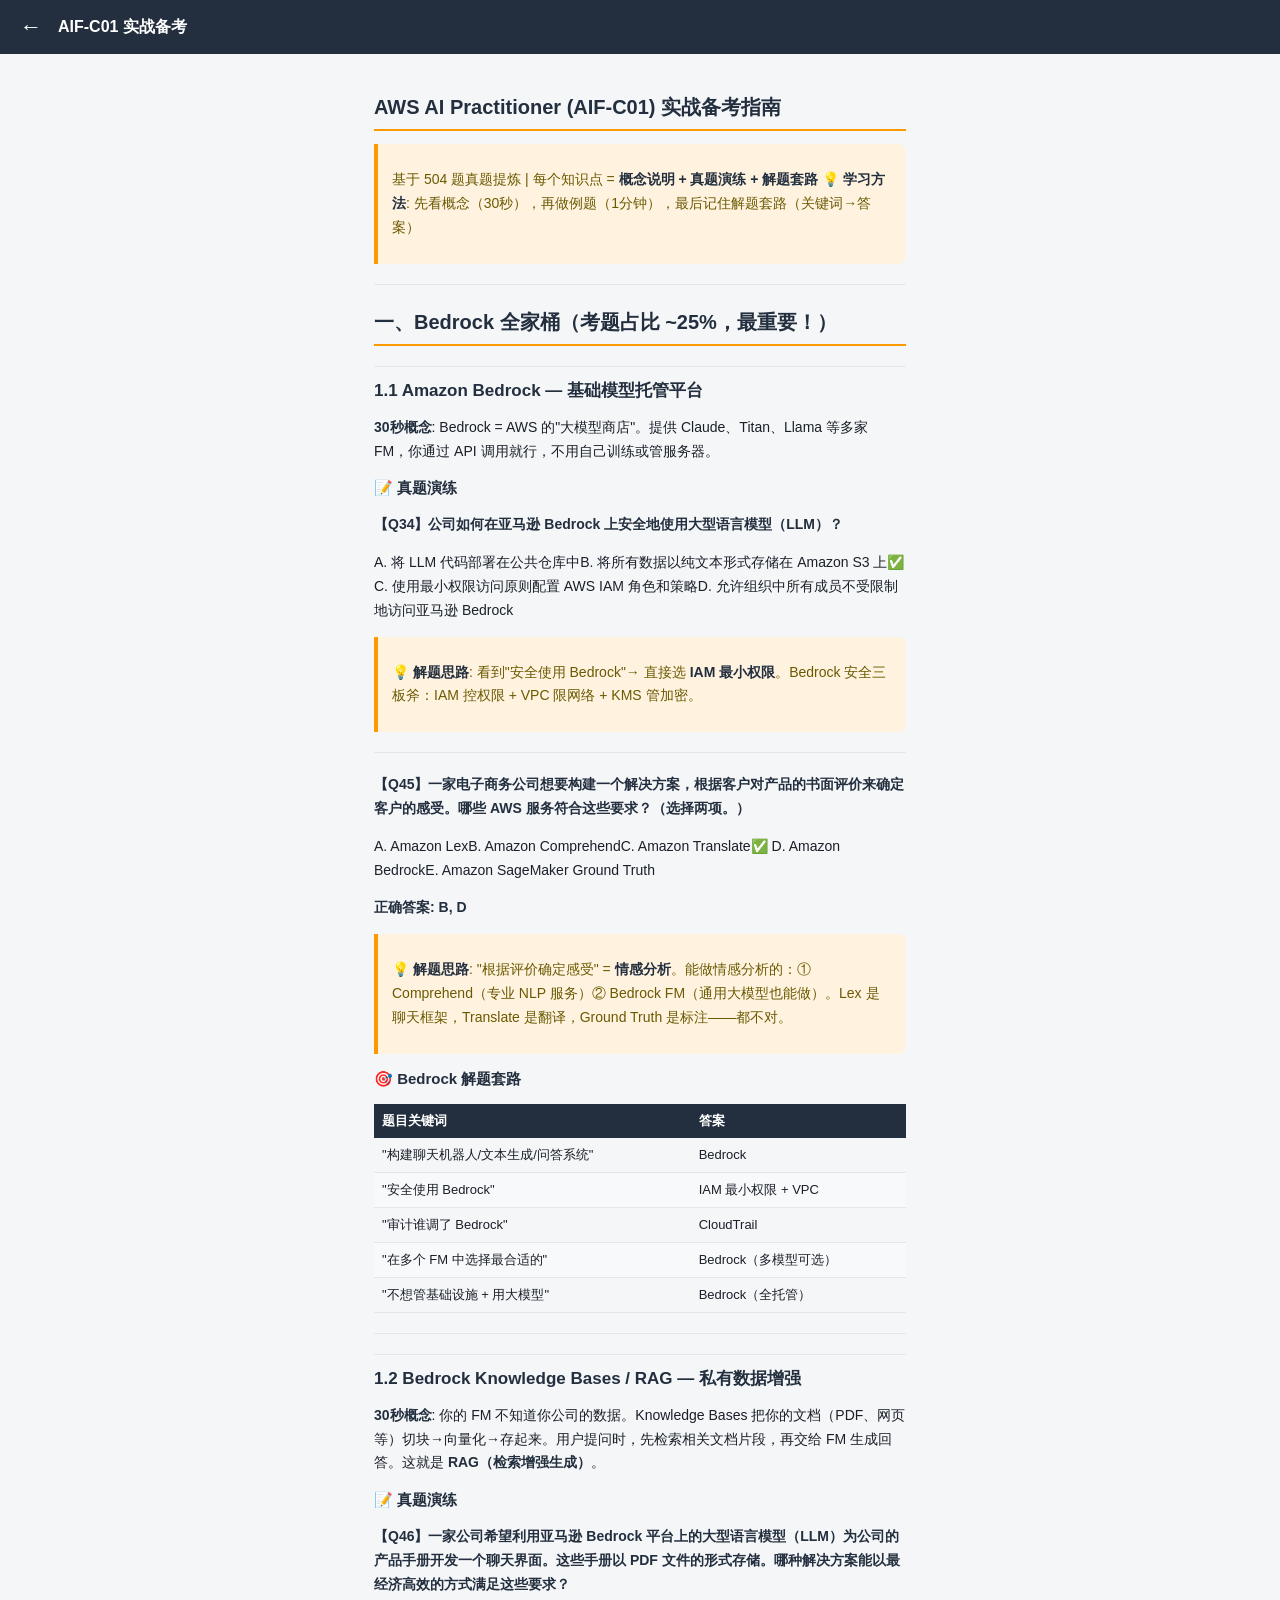
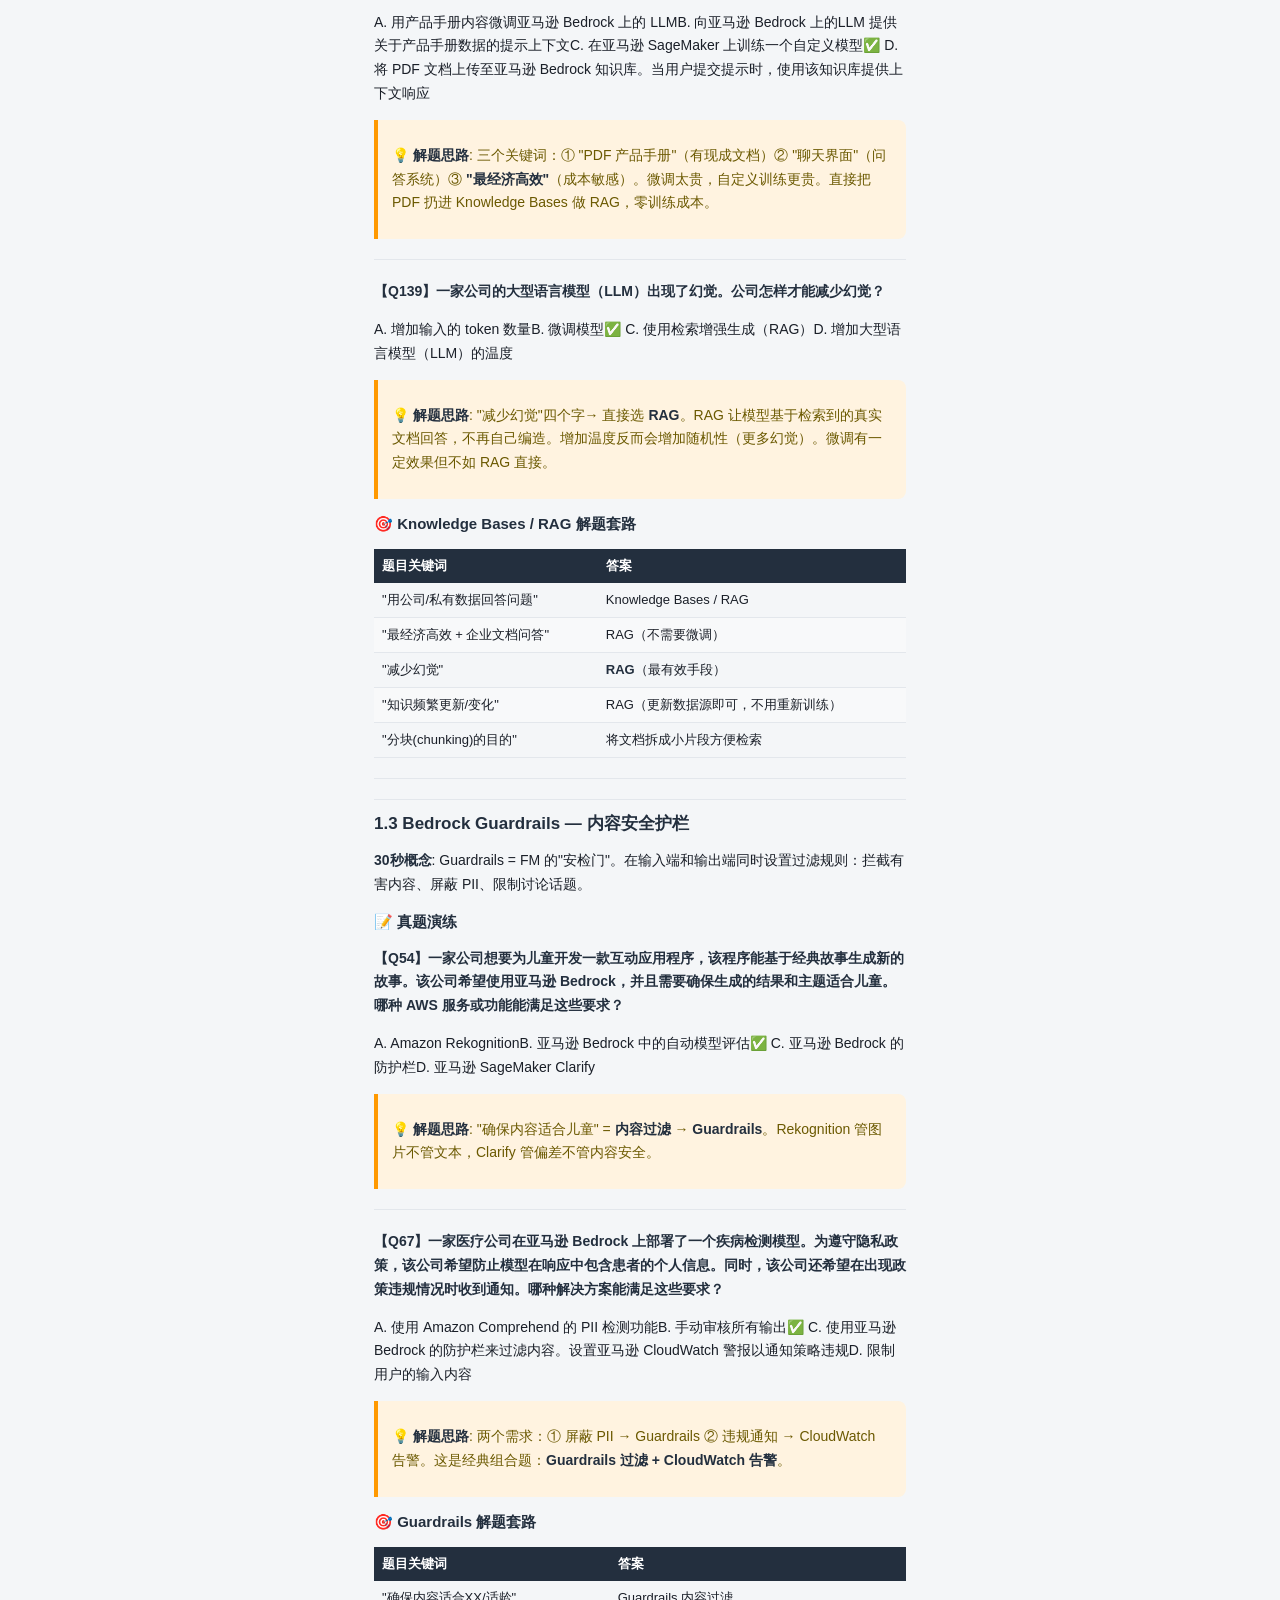
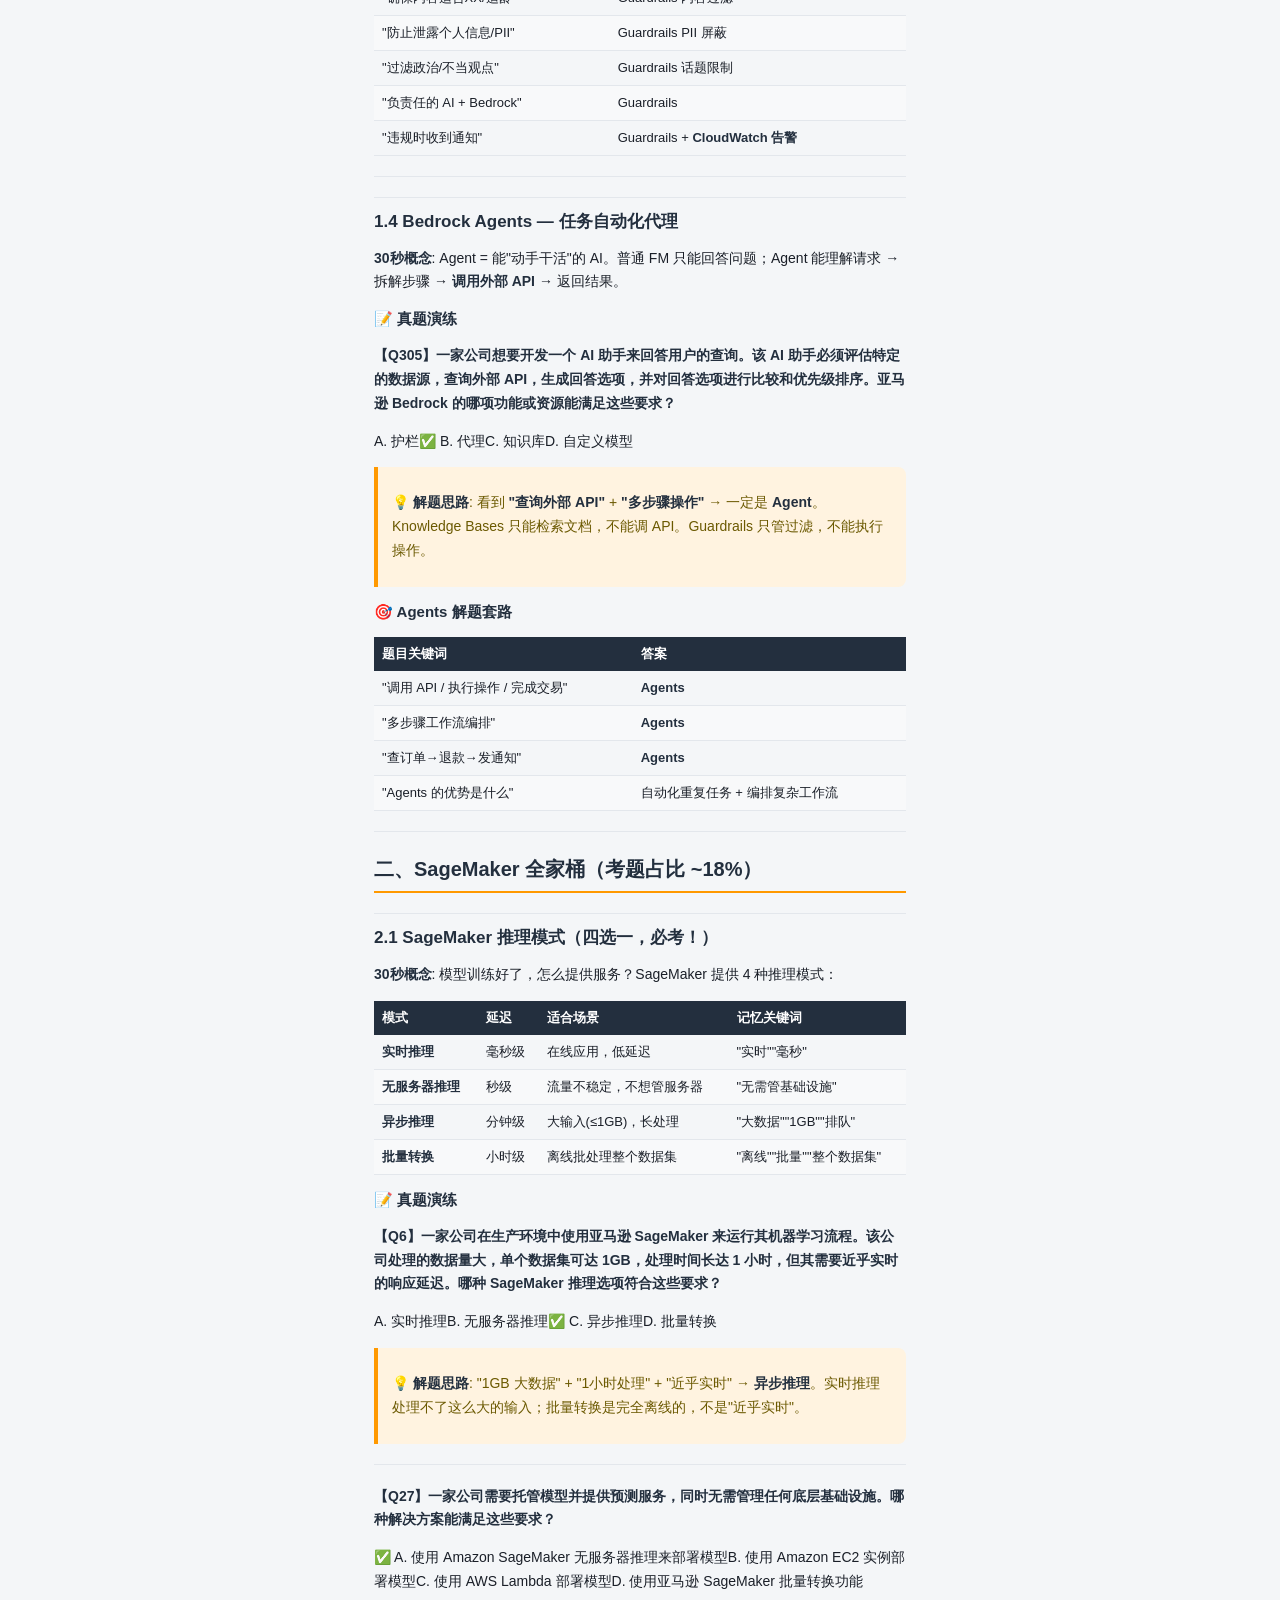
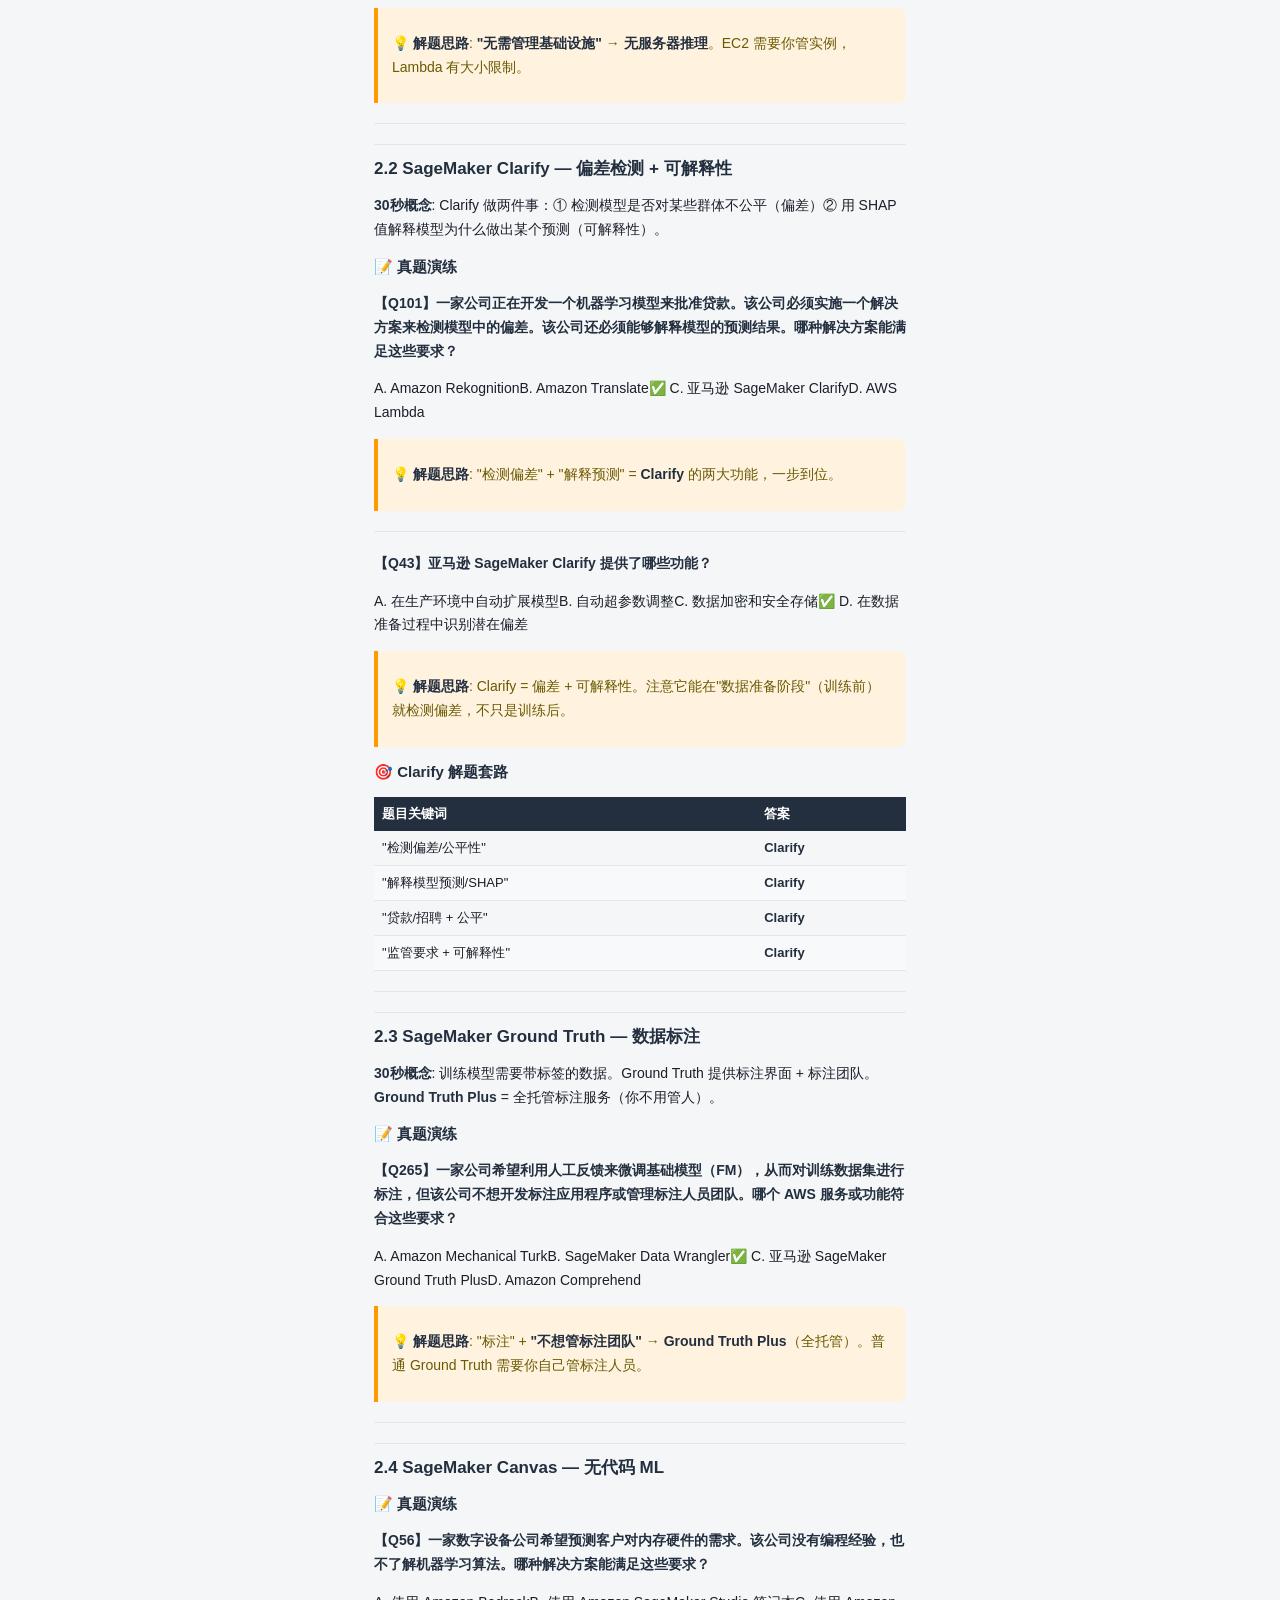
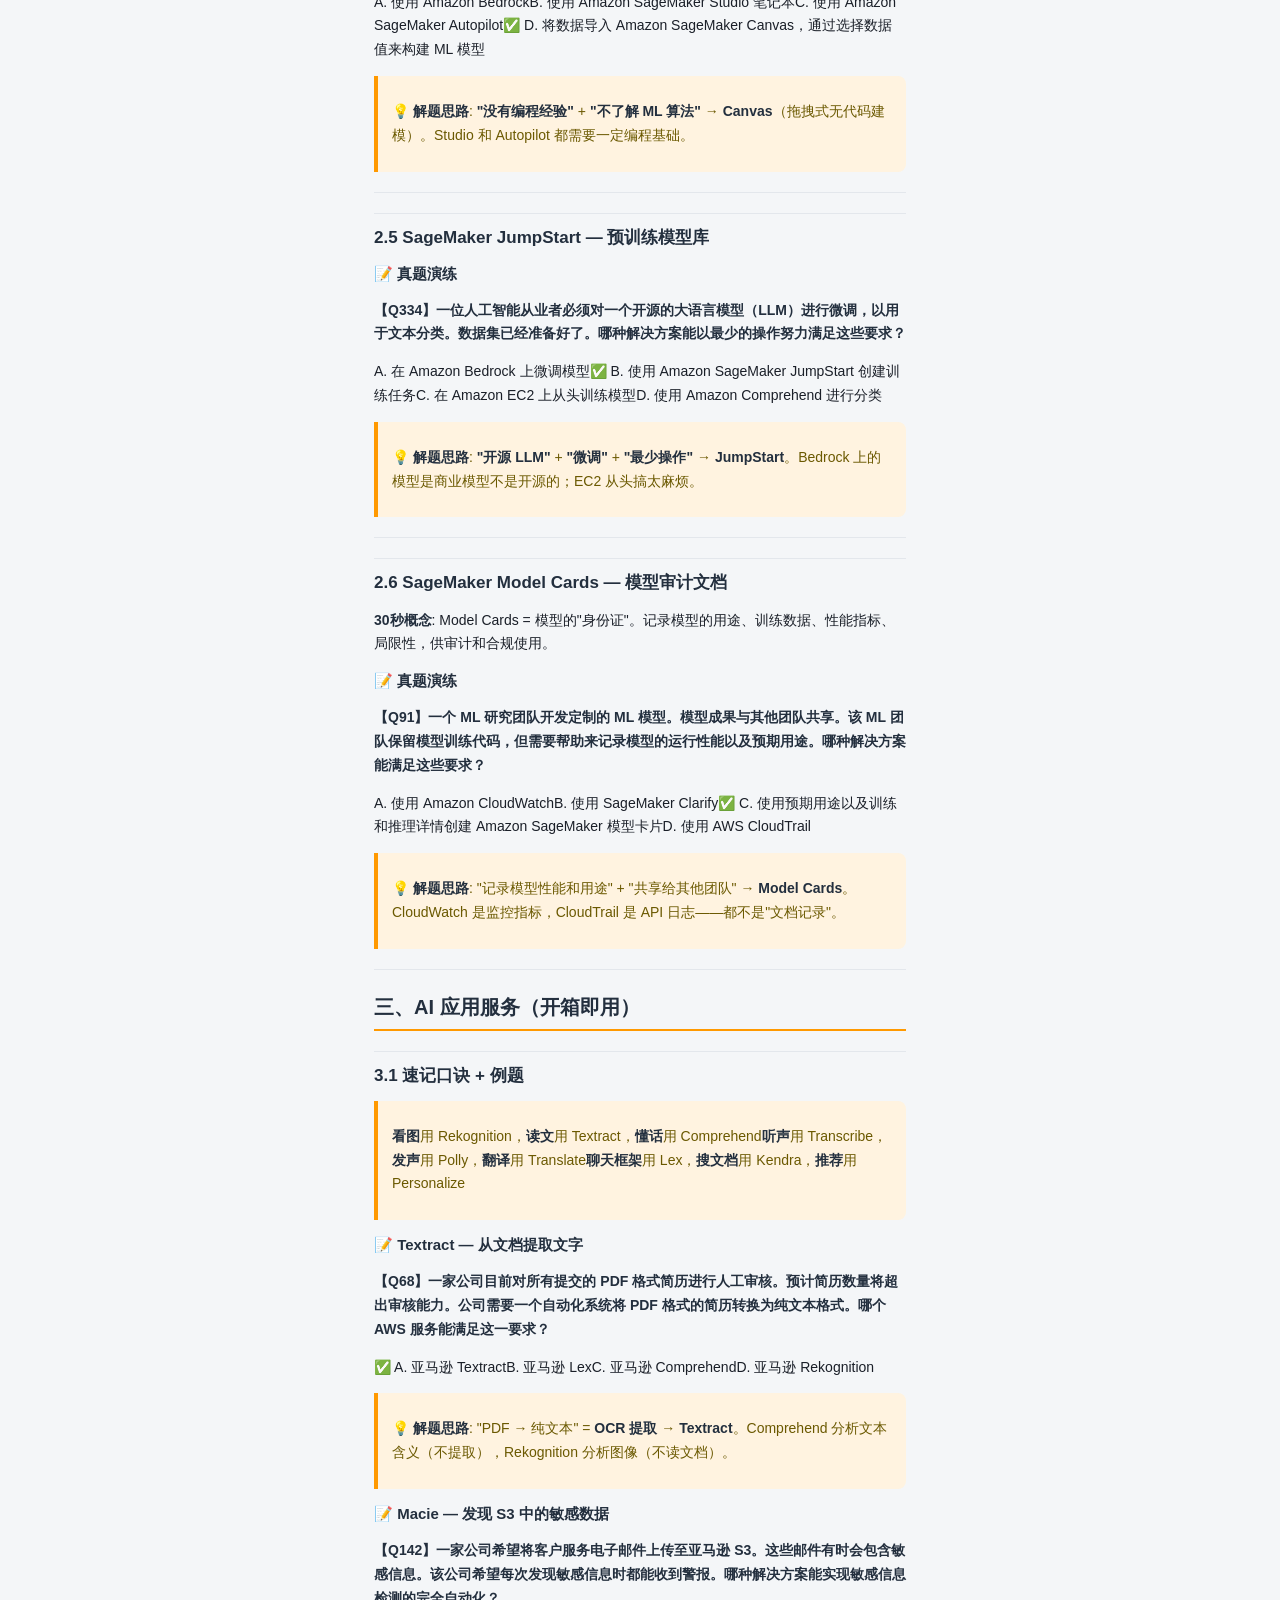
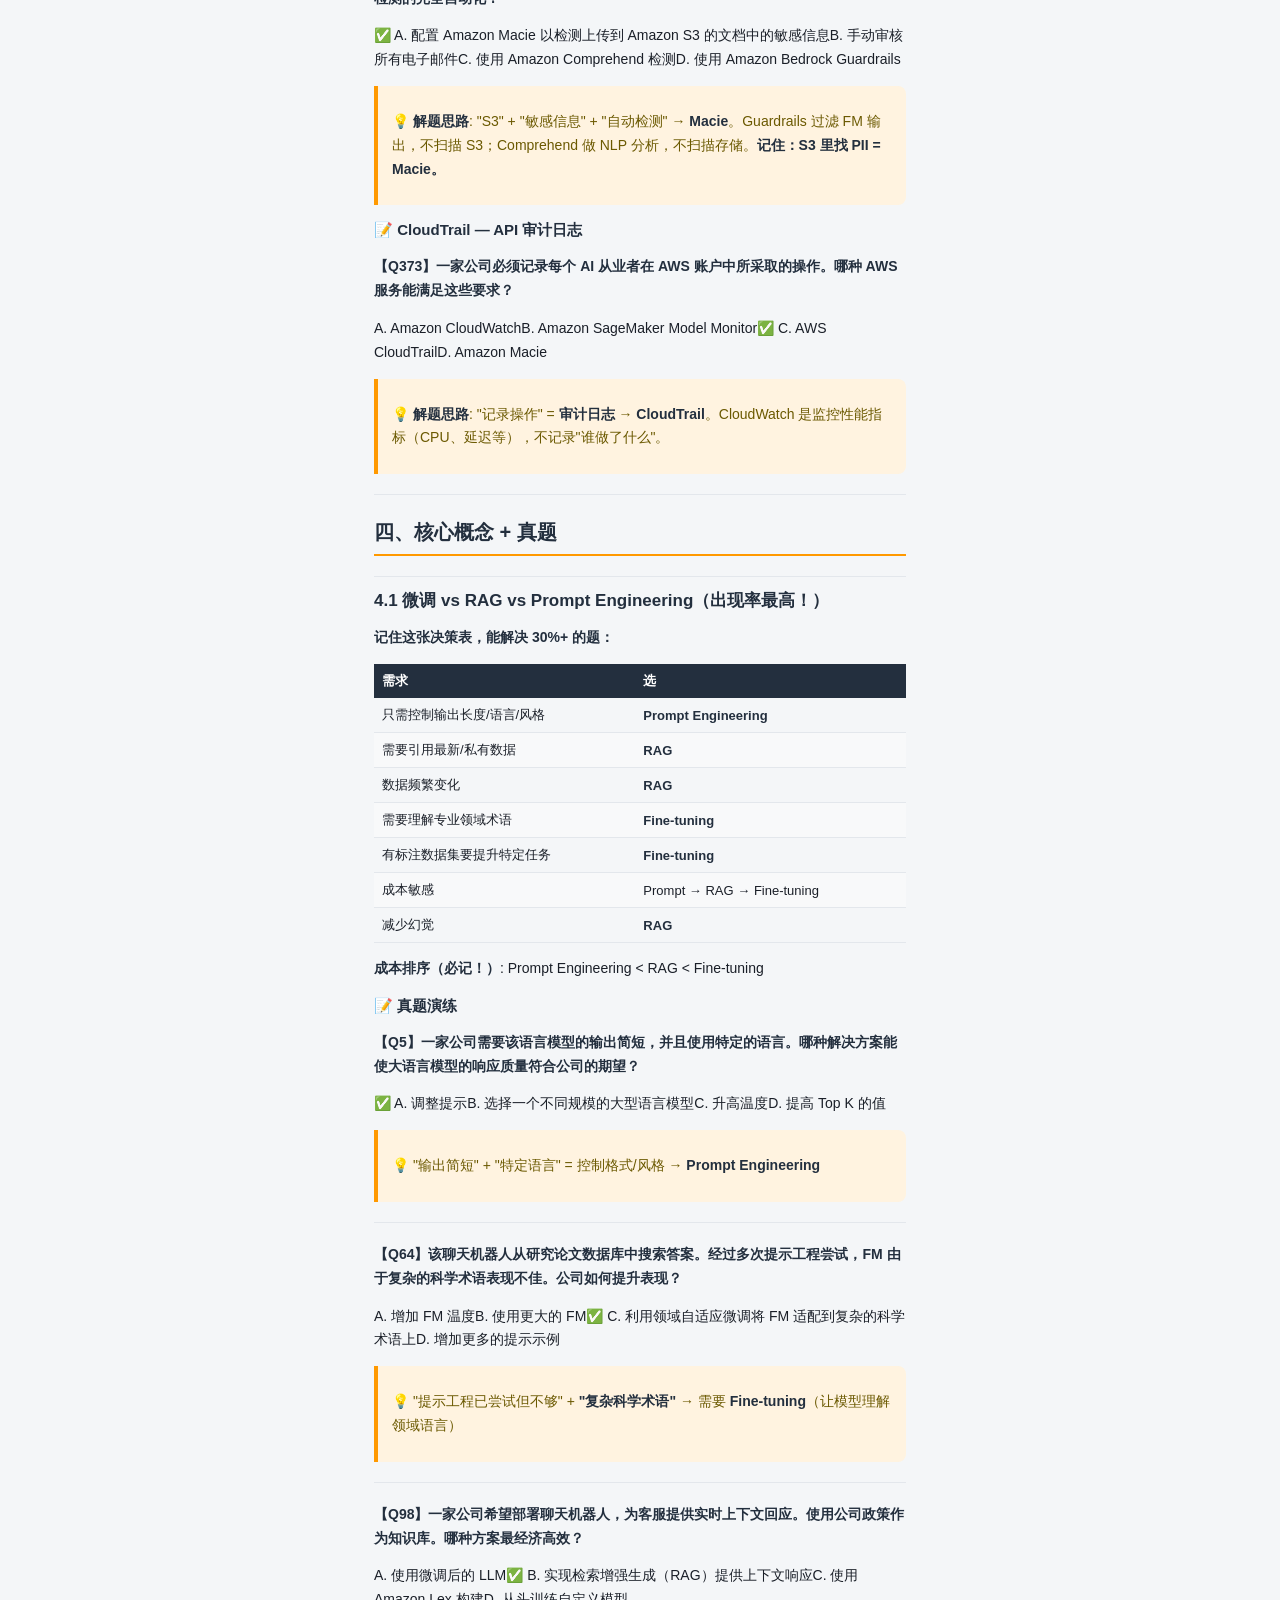
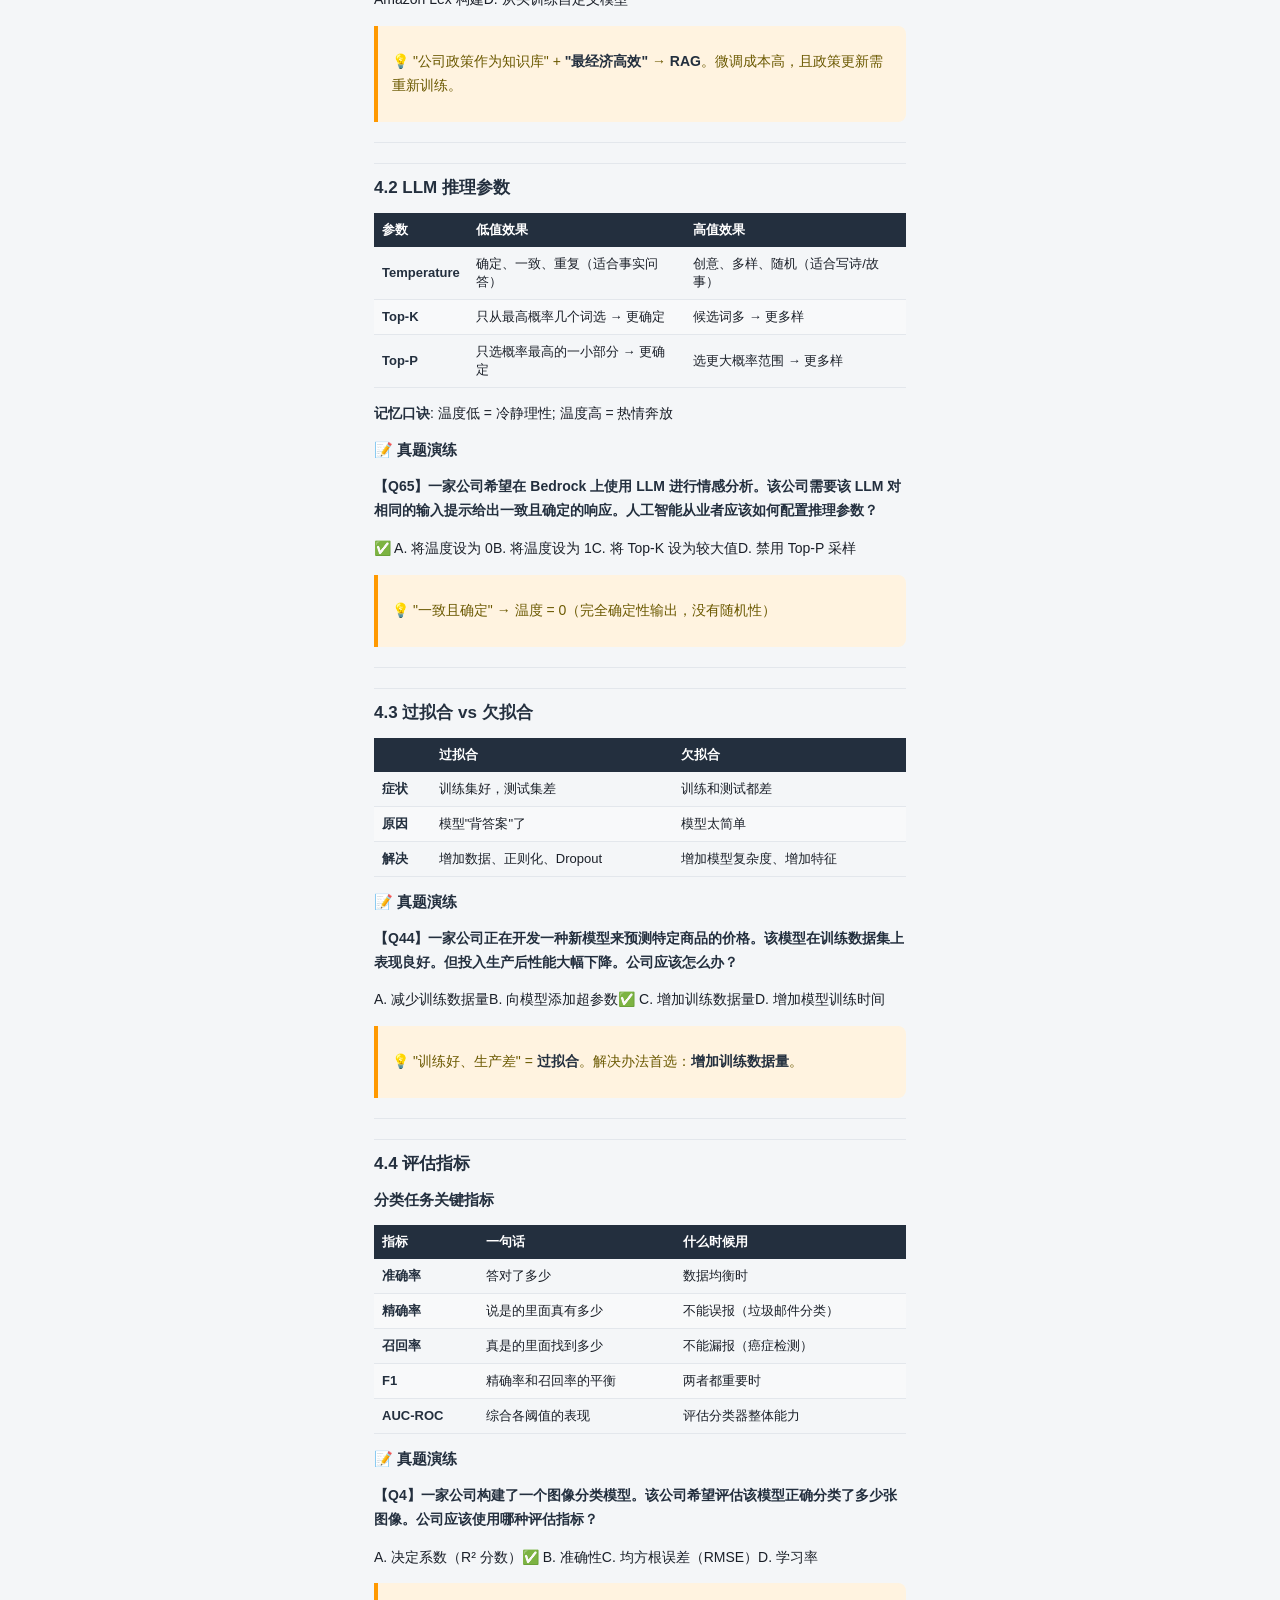
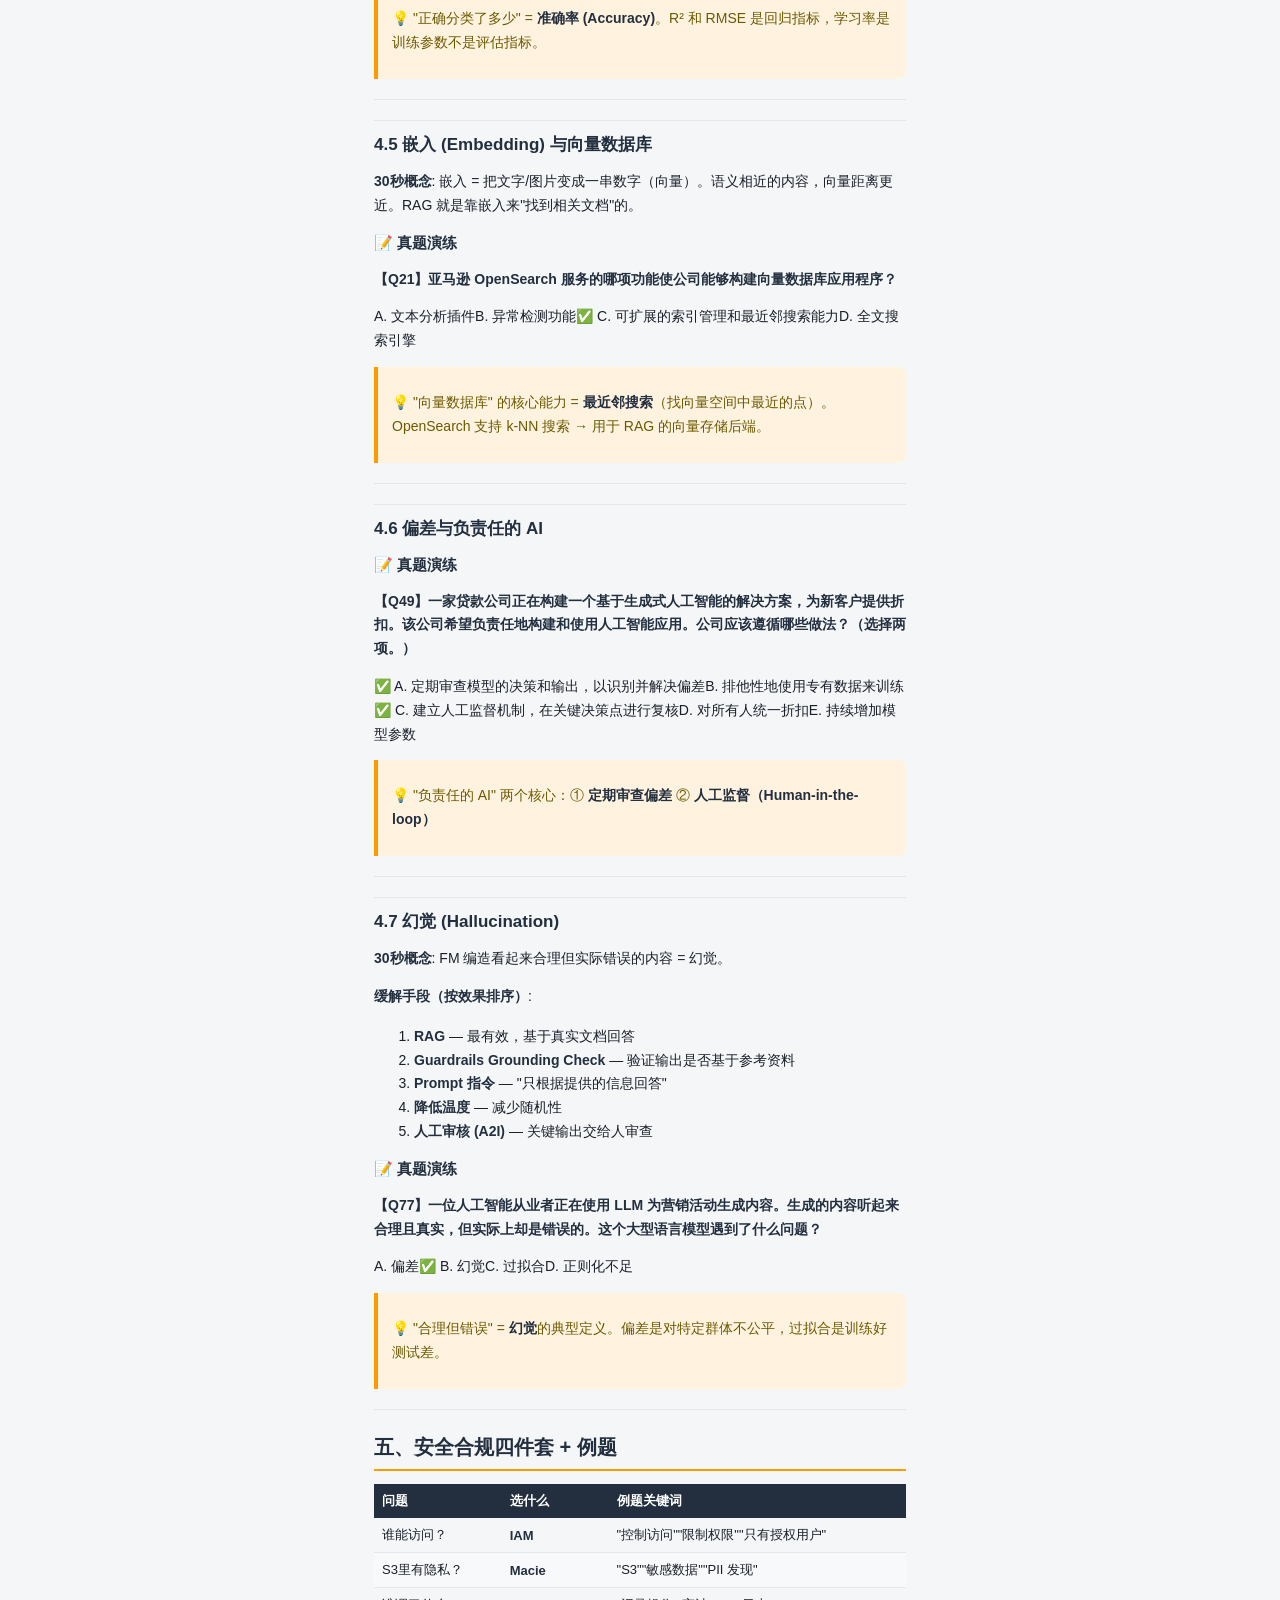
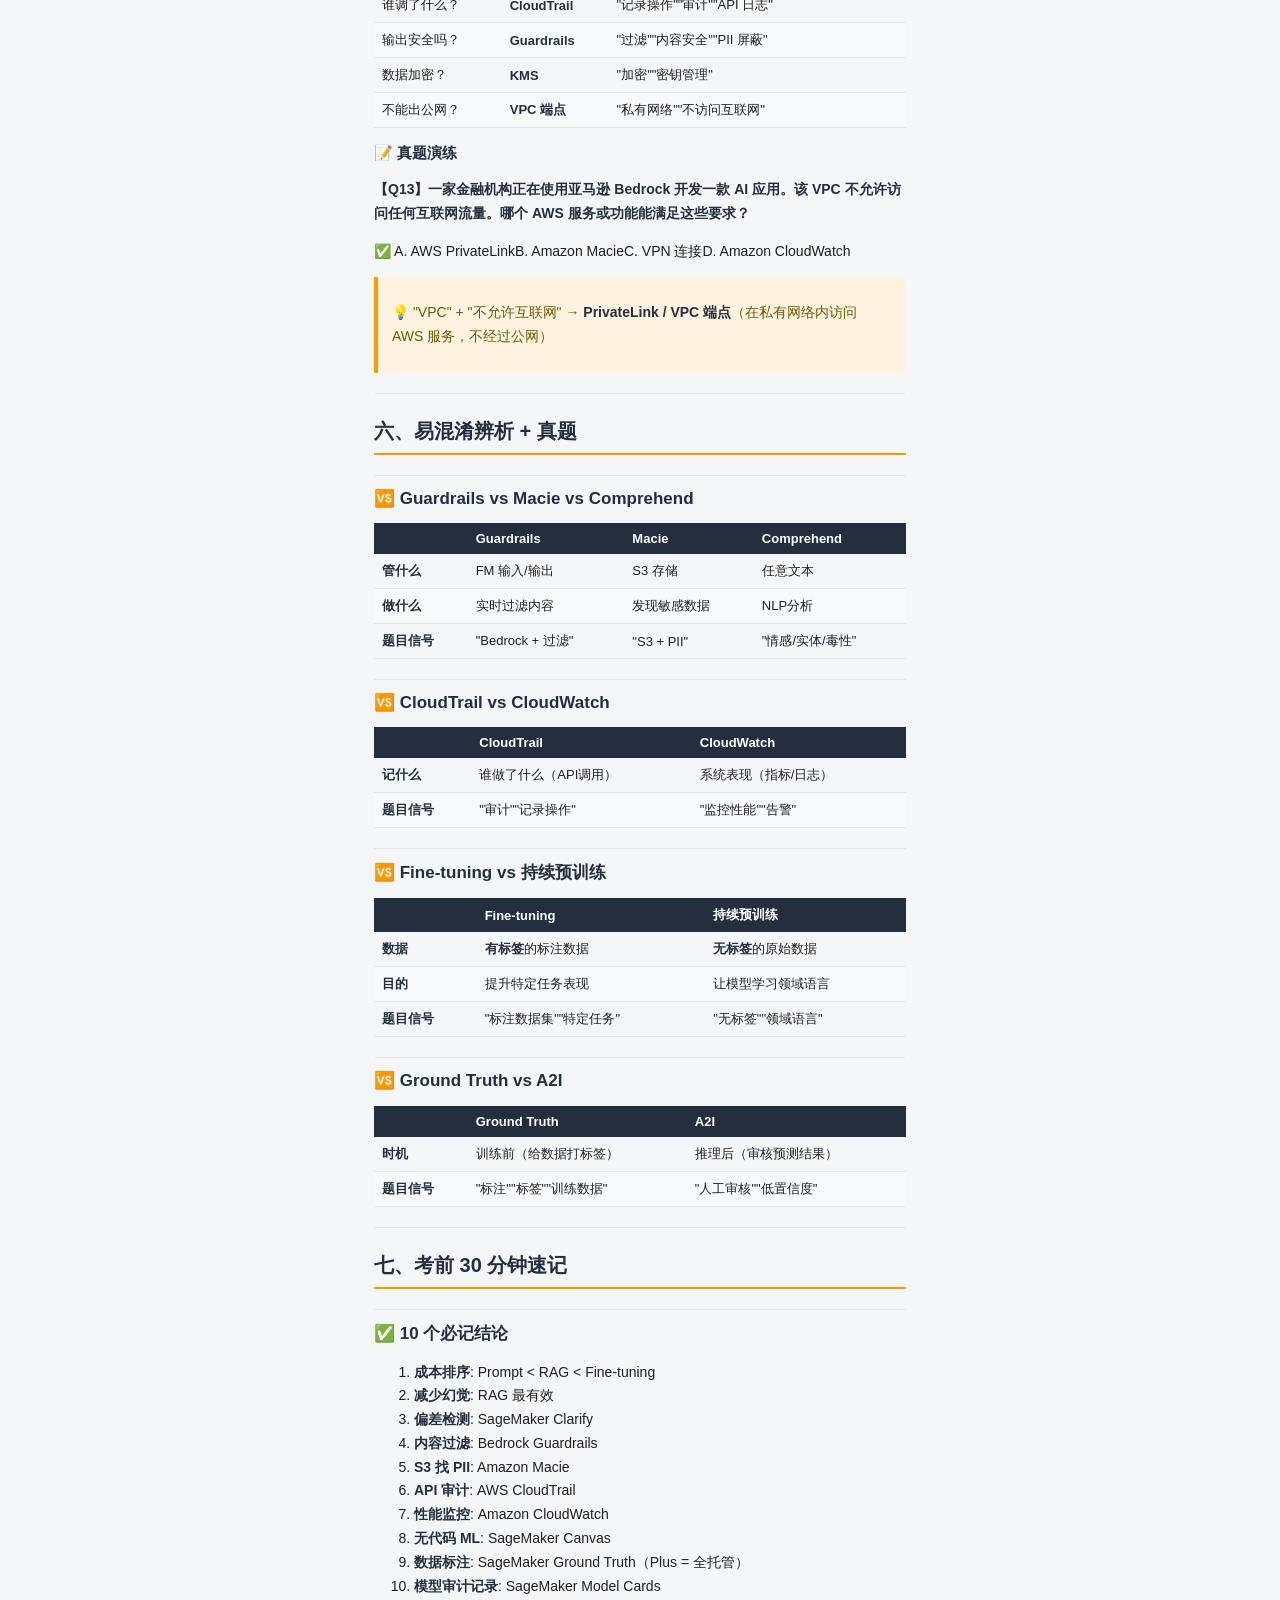
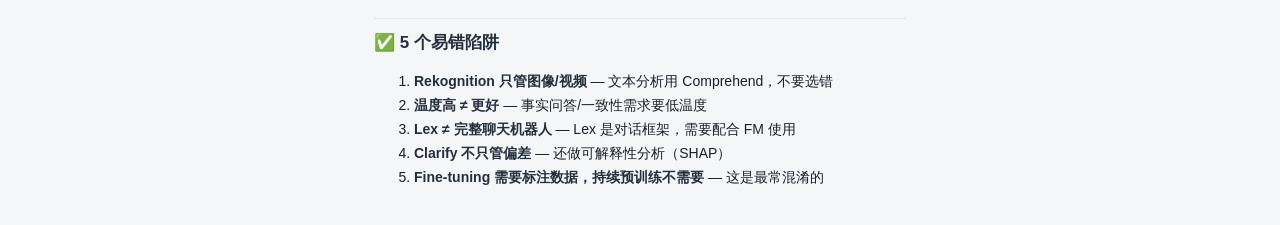
<file: practice.html>
<!DOCTYPE html>
<html lang="zh-CN">
<head>
<meta charset="UTF-8">
<meta name="viewport" content="width=device-width, initial-scale=1, maximum-scale=1, user-scalable=no">
<meta name="apple-mobile-web-app-capable" content="yes">
<meta name="theme-color" content="#232f3e">
<title>AIF-C01 实战备考</title>
<style>
:root {
  --navy: #232f3e;
  --orange: #ff9900;
  --bg: #f4f6f8;
  --card: #ffffff;
  --text: #1a1f28;
  --text-muted: #667085;
  --border: #e3e7ec;
  --radius: 14px;
  --safe-top: env(safe-area-inset-top, 0px);
  --safe-bottom: env(safe-area-inset-bottom, 0px);
}
* { box-sizing: border-box; }
html, body {
  margin: 0; padding: 0;
  background: var(--bg);
  color: var(--text);
  font-family: -apple-system, BlinkMacSystemFont, "Segoe UI", "PingFang SC", "Microsoft YaHei", Roboto, sans-serif;
}
.top-bar {
  position: sticky; top: 0; z-index: 10;
  display: flex; align-items: center; gap: 8px;
  padding: calc(10px + var(--safe-top)) 12px 10px;
  background: var(--navy); color: #fff;
}
.top-bar .back { color: #fff; font-size: 22px; text-decoration: none; padding: 4px 8px; }
.top-bar .title { flex: 1; font-size: 16px; font-weight: 600; }
.content {
  max-width: 560px; margin: 0 auto;
  padding: 16px 14px calc(20px + var(--safe-bottom));
}
.content h1 {
  font-size: 20px; color: var(--navy);
  border-bottom: 2px solid var(--orange);
  padding-bottom: 8px; margin-top: 24px;
}
.content h2 {
  font-size: 17px; color: var(--navy);
  margin-top: 20px; padding-top: 12px;
  border-top: 1px solid var(--border);
}
.content h3 { font-size: 15px; color: var(--navy); margin-top: 16px; }
.content p, .content li { font-size: 14px; line-height: 1.7; }
.content blockquote {
  background: #fff3e0; border-left: 4px solid var(--orange);
  margin: 12px 0; padding: 10px 14px;
  font-size: 13px; color: #6b5900; border-radius: 0 8px 8px 0;
}
.content code {
  background: #e8eaed; padding: 2px 6px; border-radius: 4px;
  font-size: 13px; color: #c7254e;
}
.content pre {
  background: var(--navy); color: #e8eaed;
  padding: 12px; border-radius: 8px;
  overflow-x: auto; font-size: 13px;
}
.content pre code { background: none; color: inherit; padding: 0; }
.content table {
  width: 100%; border-collapse: collapse;
  margin: 12px 0; font-size: 13px;
}
.content th {
  background: var(--navy); color: #fff;
  padding: 8px; text-align: left;
}
.content td {
  padding: 8px; border-bottom: 1px solid var(--border);
}
.content tr:nth-child(even) { background: #f8f9fa; }
.content strong { color: var(--navy); }
.content hr { border: none; border-top: 1px solid var(--border); margin: 20px 0; }
</style>
</head>
<body>
<div class="top-bar">
  <a class="back" href="index.html">&#8592;</a>
  <span class="title">AIF-C01 实战备考</span>
</div>
<div class="content">
<h1>AWS AI Practitioner (AIF-C01) 实战备考指南</h1>
<blockquote>
<p>基于 504 题真题提炼 | 每个知识点 = <strong>概念说明 + 真题演练 + 解题套路</strong> 💡 <strong>学习方法</strong>: 先看概念（30秒），再做例题（1分钟），最后记住解题套路（关键词→答案）</p>
</blockquote>
<hr />
<h1>一、Bedrock 全家桶（考题占比 ~25%，最重要！）</h1>
<h2>1.1 Amazon Bedrock — 基础模型托管平台</h2>
<p><strong>30秒概念</strong>: Bedrock = AWS 的"大模型商店"。提供 Claude、Titan、Llama 等多家 FM，你通过 API 调用就行，不用自己训练或管服务器。</p>
<h3>📝 真题演练</h3>
<p><strong>【Q34】公司如何在亚马逊 Bedrock 上安全地使用大型语言模型（LLM）？</strong></p>
<p>A. 将 LLM 代码部署在公共仓库中B. 将所有数据以纯文本形式存储在 Amazon S3 上✅ C. 使用最小权限访问原则配置 AWS IAM 角色和策略D. 允许组织中所有成员不受限制地访问亚马逊 Bedrock</p>
<blockquote>
<p>💡 <strong>解题思路</strong>: 看到"安全使用 Bedrock"→ 直接选 <strong>IAM 最小权限</strong>。Bedrock 安全三板斧：IAM 控权限 + VPC 限网络 + KMS 管加密。</p>
</blockquote>
<hr />
<p><strong>【Q45】一家电子商务公司想要构建一个解决方案，根据客户对产品的书面评价来确定客户的感受。哪些 AWS 服务符合这些要求？（选择两项。）</strong></p>
<p>A. Amazon LexB. Amazon ComprehendC. Amazon Translate✅ D. Amazon BedrockE. Amazon SageMaker Ground Truth</p>
<p><strong>正确答案: B, D</strong></p>
<blockquote>
<p>💡 <strong>解题思路</strong>: "根据评价确定感受" = <strong>情感分析</strong>。能做情感分析的：① Comprehend（专业 NLP 服务）② Bedrock FM（通用大模型也能做）。Lex 是聊天框架，Translate 是翻译，Ground Truth 是标注——都不对。</p>
</blockquote>
<h3>🎯 Bedrock 解题套路</h3>
<table>
<thead>
<tr>
<th>题目关键词</th>
<th>答案</th>
</tr>
</thead>
<tbody>
<tr>
<td>"构建聊天机器人/文本生成/问答系统"</td>
<td>Bedrock</td>
</tr>
<tr>
<td>"安全使用 Bedrock"</td>
<td>IAM 最小权限 + VPC</td>
</tr>
<tr>
<td>"审计谁调了 Bedrock"</td>
<td>CloudTrail</td>
</tr>
<tr>
<td>"在多个 FM 中选择最合适的"</td>
<td>Bedrock（多模型可选）</td>
</tr>
<tr>
<td>"不想管基础设施 + 用大模型"</td>
<td>Bedrock（全托管）</td>
</tr>
</tbody>
</table>
<hr />
<h2>1.2 Bedrock Knowledge Bases / RAG — 私有数据增强</h2>
<p><strong>30秒概念</strong>: 你的 FM 不知道你公司的数据。Knowledge Bases 把你的文档（PDF、网页等）切块→向量化→存起来。用户提问时，先检索相关文档片段，再交给 FM 生成回答。这就是 <strong>RAG（检索增强生成）</strong>。</p>
<h3>📝 真题演练</h3>
<p><strong>【Q46】一家公司希望利用亚马逊 Bedrock 平台上的大型语言模型（LLM）为公司的产品手册开发一个聊天界面。这些手册以 PDF 文件的形式存储。哪种解决方案能以最经济高效的方式满足这些要求？</strong></p>
<p>A. 用产品手册内容微调亚马逊 Bedrock 上的 LLMB. 向亚马逊 Bedrock 上的LLM 提供关于产品手册数据的提示上下文C. 在亚马逊 SageMaker 上训练一个自定义模型✅ D. 将 PDF 文档上传至亚马逊 Bedrock 知识库。当用户提交提示时，使用该知识库提供上下文响应</p>
<blockquote>
<p>💡 <strong>解题思路</strong>: 三个关键词：① "PDF 产品手册"（有现成文档）② "聊天界面"（问答系统）③ <strong>"最经济高效"</strong>（成本敏感）。微调太贵，自定义训练更贵。直接把 PDF 扔进 Knowledge Bases 做 RAG，零训练成本。</p>
</blockquote>
<hr />
<p><strong>【Q139】一家公司的大型语言模型（LLM）出现了幻觉。公司怎样才能减少幻觉？</strong></p>
<p>A. 增加输入的 token 数量B. 微调模型✅ C. 使用检索增强生成（RAG）D. 增加大型语言模型（LLM）的温度</p>
<blockquote>
<p>💡 <strong>解题思路</strong>: "减少幻觉"四个字→ 直接选 <strong>RAG</strong>。RAG 让模型基于检索到的真实文档回答，不再自己编造。增加温度反而会增加随机性（更多幻觉）。微调有一定效果但不如 RAG 直接。</p>
</blockquote>
<h3>🎯 Knowledge Bases / RAG 解题套路</h3>
<table>
<thead>
<tr>
<th>题目关键词</th>
<th>答案</th>
</tr>
</thead>
<tbody>
<tr>
<td>"用公司/私有数据回答问题"</td>
<td>Knowledge Bases / RAG</td>
</tr>
<tr>
<td>"最经济高效 + 企业文档问答"</td>
<td>RAG（不需要微调）</td>
</tr>
<tr>
<td>"减少幻觉"</td>
<td><strong>RAG</strong>（最有效手段）</td>
</tr>
<tr>
<td>"知识频繁更新/变化"</td>
<td>RAG（更新数据源即可，不用重新训练）</td>
</tr>
<tr>
<td>"分块(chunking)的目的"</td>
<td>将文档拆成小片段方便检索</td>
</tr>
</tbody>
</table>
<hr />
<h2>1.3 Bedrock Guardrails — 内容安全护栏</h2>
<p><strong>30秒概念</strong>: Guardrails = FM 的"安检门"。在输入端和输出端同时设置过滤规则：拦截有害内容、屏蔽 PII、限制讨论话题。</p>
<h3>📝 真题演练</h3>
<p><strong>【Q54】一家公司想要为儿童开发一款互动应用程序，该程序能基于经典故事生成新的故事。该公司希望使用亚马逊 Bedrock，并且需要确保生成的结果和主题适合儿童。哪种 AWS 服务或功能能满足这些要求？</strong></p>
<p>A. Amazon RekognitionB. 亚马逊 Bedrock 中的自动模型评估✅ C. 亚马逊 Bedrock 的防护栏D. 亚马逊 SageMaker Clarify</p>
<blockquote>
<p>💡 <strong>解题思路</strong>: "确保内容适合儿童" = <strong>内容过滤</strong> → <strong>Guardrails</strong>。Rekognition 管图片不管文本，Clarify 管偏差不管内容安全。</p>
</blockquote>
<hr />
<p><strong>【Q67】一家医疗公司在亚马逊 Bedrock 上部署了一个疾病检测模型。为遵守隐私政策，该公司希望防止模型在响应中包含患者的个人信息。同时，该公司还希望在出现政策违规情况时收到通知。哪种解决方案能满足这些要求？</strong></p>
<p>A. 使用 Amazon Comprehend 的 PII 检测功能B. 手动审核所有输出✅ C. 使用亚马逊 Bedrock 的防护栏来过滤内容。设置亚马逊 CloudWatch 警报以通知策略违规D. 限制用户的输入内容</p>
<blockquote>
<p>💡 <strong>解题思路</strong>: 两个需求：① 屏蔽 PII → Guardrails ② 违规通知 → CloudWatch 告警。这是经典组合题：<strong>Guardrails 过滤 + CloudWatch 告警</strong>。</p>
</blockquote>
<h3>🎯 Guardrails 解题套路</h3>
<table>
<thead>
<tr>
<th>题目关键词</th>
<th>答案</th>
</tr>
</thead>
<tbody>
<tr>
<td>"确保内容适合XX/适龄"</td>
<td>Guardrails 内容过滤</td>
</tr>
<tr>
<td>"防止泄露个人信息/PII"</td>
<td>Guardrails PII 屏蔽</td>
</tr>
<tr>
<td>"过滤政治/不当观点"</td>
<td>Guardrails 话题限制</td>
</tr>
<tr>
<td>"负责任的 AI + Bedrock"</td>
<td>Guardrails</td>
</tr>
<tr>
<td>"违规时收到通知"</td>
<td>Guardrails + <strong>CloudWatch 告警</strong></td>
</tr>
</tbody>
</table>
<hr />
<h2>1.4 Bedrock Agents — 任务自动化代理</h2>
<p><strong>30秒概念</strong>: Agent = 能"动手干活"的 AI。普通 FM 只能回答问题；Agent 能理解请求 → 拆解步骤 → <strong>调用外部 API</strong> → 返回结果。</p>
<h3>📝 真题演练</h3>
<p><strong>【Q305】一家公司想要开发一个 AI 助手来回答用户的查询。该 AI 助手必须评估特定的数据源，查询外部 API，生成回答选项，并对回答选项进行比较和优先级排序。亚马逊 Bedrock 的哪项功能或资源能满足这些要求？</strong></p>
<p>A. 护栏✅ B. 代理C. 知识库D. 自定义模型</p>
<blockquote>
<p>💡 <strong>解题思路</strong>: 看到 <strong>"查询外部 API"</strong> + <strong>"多步骤操作"</strong> → 一定是 <strong>Agent</strong>。Knowledge Bases 只能检索文档，不能调 API。Guardrails 只管过滤，不能执行操作。</p>
</blockquote>
<h3>🎯 Agents 解题套路</h3>
<table>
<thead>
<tr>
<th>题目关键词</th>
<th>答案</th>
</tr>
</thead>
<tbody>
<tr>
<td>"调用 API / 执行操作 / 完成交易"</td>
<td><strong>Agents</strong></td>
</tr>
<tr>
<td>"多步骤工作流编排"</td>
<td><strong>Agents</strong></td>
</tr>
<tr>
<td>"查订单→退款→发通知"</td>
<td><strong>Agents</strong></td>
</tr>
<tr>
<td>"Agents 的优势是什么"</td>
<td>自动化重复任务 + 编排复杂工作流</td>
</tr>
</tbody>
</table>
<hr />
<h1>二、SageMaker 全家桶（考题占比 ~18%）</h1>
<h2>2.1 SageMaker 推理模式（四选一，必考！）</h2>
<p><strong>30秒概念</strong>: 模型训练好了，怎么提供服务？SageMaker 提供 4 种推理模式：</p>
<table>
<thead>
<tr>
<th>模式</th>
<th>延迟</th>
<th>适合场景</th>
<th>记忆关键词</th>
</tr>
</thead>
<tbody>
<tr>
<td><strong>实时推理</strong></td>
<td>毫秒级</td>
<td>在线应用，低延迟</td>
<td>"实时""毫秒"</td>
</tr>
<tr>
<td><strong>无服务器推理</strong></td>
<td>秒级</td>
<td>流量不稳定，不想管服务器</td>
<td>"无需管基础设施"</td>
</tr>
<tr>
<td><strong>异步推理</strong></td>
<td>分钟级</td>
<td>大输入(≤1GB)，长处理</td>
<td>"大数据""1GB""排队"</td>
</tr>
<tr>
<td><strong>批量转换</strong></td>
<td>小时级</td>
<td>离线批处理整个数据集</td>
<td>"离线""批量""整个数据集"</td>
</tr>
</tbody>
</table>
<h3>📝 真题演练</h3>
<p><strong>【Q6】一家公司在生产环境中使用亚马逊 SageMaker 来运行其机器学习流程。该公司处理的数据量大，单个数据集可达 1GB，处理时间长达 1 小时，但其需要近乎实时的响应延迟。哪种 SageMaker 推理选项符合这些要求？</strong></p>
<p>A. 实时推理B. 无服务器推理✅ C. 异步推理D. 批量转换</p>
<blockquote>
<p>💡 <strong>解题思路</strong>: "1GB 大数据" + "1小时处理" + "近乎实时" → <strong>异步推理</strong>。实时推理处理不了这么大的输入；批量转换是完全离线的，不是"近乎实时"。</p>
</blockquote>
<hr />
<p><strong>【Q27】一家公司需要托管模型并提供预测服务，同时无需管理任何底层基础设施。哪种解决方案能满足这些要求？</strong></p>
<p>✅ A. 使用 Amazon SageMaker 无服务器推理来部署模型B. 使用 Amazon EC2 实例部署模型C. 使用 AWS Lambda 部署模型D. 使用亚马逊 SageMaker 批量转换功能</p>
<blockquote>
<p>💡 <strong>解题思路</strong>: <strong>"无需管理基础设施"</strong> → <strong>无服务器推理</strong>。EC2 需要你管实例，Lambda 有大小限制。</p>
</blockquote>
<hr />
<h2>2.2 SageMaker Clarify — 偏差检测 + 可解释性</h2>
<p><strong>30秒概念</strong>: Clarify 做两件事：① 检测模型是否对某些群体不公平（偏差）② 用 SHAP 值解释模型为什么做出某个预测（可解释性）。</p>
<h3>📝 真题演练</h3>
<p><strong>【Q101】一家公司正在开发一个机器学习模型来批准贷款。该公司必须实施一个解决方案来检测模型中的偏差。该公司还必须能够解释模型的预测结果。哪种解决方案能满足这些要求？</strong></p>
<p>A. Amazon RekognitionB. Amazon Translate✅ C. 亚马逊 SageMaker ClarifyD. AWS Lambda</p>
<blockquote>
<p>💡 <strong>解题思路</strong>: "检测偏差" + "解释预测" = <strong>Clarify</strong> 的两大功能，一步到位。</p>
</blockquote>
<hr />
<p><strong>【Q43】亚马逊 SageMaker Clarify 提供了哪些功能？</strong></p>
<p>A. 在生产环境中自动扩展模型B. 自动超参数调整C. 数据加密和安全存储✅ D. 在数据准备过程中识别潜在偏差</p>
<blockquote>
<p>💡 <strong>解题思路</strong>: Clarify = 偏差 + 可解释性。注意它能在"数据准备阶段"（训练前）就检测偏差，不只是训练后。</p>
</blockquote>
<h3>🎯 Clarify 解题套路</h3>
<table>
<thead>
<tr>
<th>题目关键词</th>
<th>答案</th>
</tr>
</thead>
<tbody>
<tr>
<td>"检测偏差/公平性"</td>
<td><strong>Clarify</strong></td>
</tr>
<tr>
<td>"解释模型预测/SHAP"</td>
<td><strong>Clarify</strong></td>
</tr>
<tr>
<td>"贷款/招聘 + 公平"</td>
<td><strong>Clarify</strong></td>
</tr>
<tr>
<td>"监管要求 + 可解释性"</td>
<td><strong>Clarify</strong></td>
</tr>
</tbody>
</table>
<hr />
<h2>2.3 SageMaker Ground Truth — 数据标注</h2>
<p><strong>30秒概念</strong>: 训练模型需要带标签的数据。Ground Truth 提供标注界面 + 标注团队。<strong>Ground Truth Plus</strong> = 全托管标注服务（你不用管人）。</p>
<h3>📝 真题演练</h3>
<p><strong>【Q265】一家公司希望利用人工反馈来微调基础模型（FM），从而对训练数据集进行标注，但该公司不想开发标注应用程序或管理标注人员团队。哪个 AWS 服务或功能符合这些要求？</strong></p>
<p>A. Amazon Mechanical TurkB. SageMaker Data Wrangler✅ C. 亚马逊 SageMaker Ground Truth PlusD. Amazon Comprehend</p>
<blockquote>
<p>💡 <strong>解题思路</strong>: "标注" + <strong>"不想管标注团队"</strong> → <strong>Ground Truth Plus</strong>（全托管）。普通 Ground Truth 需要你自己管标注人员。</p>
</blockquote>
<hr />
<h2>2.4 SageMaker Canvas — 无代码 ML</h2>
<h3>📝 真题演练</h3>
<p><strong>【Q56】一家数字设备公司希望预测客户对内存硬件的需求。该公司没有编程经验，也不了解机器学习算法。哪种解决方案能满足这些要求？</strong></p>
<p>A. 使用 Amazon BedrockB. 使用 Amazon SageMaker Studio 笔记本C. 使用 Amazon SageMaker Autopilot✅ D. 将数据导入 Amazon SageMaker Canvas，通过选择数据值来构建 ML 模型</p>
<blockquote>
<p>💡 <strong>解题思路</strong>: <strong>"没有编程经验"</strong> + <strong>"不了解 ML 算法"</strong> → <strong>Canvas</strong>（拖拽式无代码建模）。Studio 和 Autopilot 都需要一定编程基础。</p>
</blockquote>
<hr />
<h2>2.5 SageMaker JumpStart — 预训练模型库</h2>
<h3>📝 真题演练</h3>
<p><strong>【Q334】一位人工智能从业者必须对一个开源的大语言模型（LLM）进行微调，以用于文本分类。数据集已经准备好了。哪种解决方案能以最少的操作努力满足这些要求？</strong></p>
<p>A. 在 Amazon Bedrock 上微调模型✅ B. 使用 Amazon SageMaker JumpStart 创建训练任务C. 在 Amazon EC2 上从头训练模型D. 使用 Amazon Comprehend 进行分类</p>
<blockquote>
<p>💡 <strong>解题思路</strong>: <strong>"开源 LLM"</strong> + <strong>"微调"</strong> + <strong>"最少操作"</strong> → <strong>JumpStart</strong>。Bedrock 上的模型是商业模型不是开源的；EC2 从头搞太麻烦。</p>
</blockquote>
<hr />
<h2>2.6 SageMaker Model Cards — 模型审计文档</h2>
<p><strong>30秒概念</strong>: Model Cards = 模型的"身份证"。记录模型的用途、训练数据、性能指标、局限性，供审计和合规使用。</p>
<h3>📝 真题演练</h3>
<p><strong>【Q91】一个 ML 研究团队开发定制的 ML 模型。模型成果与其他团队共享。该 ML 团队保留模型训练代码，但需要帮助来记录模型的运行性能以及预期用途。哪种解决方案能满足这些要求？</strong></p>
<p>A. 使用 Amazon CloudWatchB. 使用 SageMaker Clarify✅ C. 使用预期用途以及训练和推理详情创建 Amazon SageMaker 模型卡片D. 使用 AWS CloudTrail</p>
<blockquote>
<p>💡 <strong>解题思路</strong>: "记录模型性能和用途" + "共享给其他团队" → <strong>Model Cards</strong>。CloudWatch 是监控指标，CloudTrail 是 API 日志——都不是"文档记录"。</p>
</blockquote>
<hr />
<h1>三、AI 应用服务（开箱即用）</h1>
<h2>3.1 速记口诀 + 例题</h2>
<blockquote>
<p><strong>看图</strong>用 Rekognition，<strong>读文</strong>用 Textract，<strong>懂话</strong>用 Comprehend<strong>听声</strong>用 Transcribe，<strong>发声</strong>用 Polly，<strong>翻译</strong>用 Translate<strong>聊天框架</strong>用 Lex，<strong>搜文档</strong>用 Kendra，<strong>推荐</strong>用 Personalize</p>
</blockquote>
<h3>📝 Textract — 从文档提取文字</h3>
<p><strong>【Q68】一家公司目前对所有提交的 PDF 格式简历进行人工审核。预计简历数量将超出审核能力。公司需要一个自动化系统将 PDF 格式的简历转换为纯文本格式。哪个 AWS 服务能满足这一要求？</strong></p>
<p>✅ A. 亚马逊 TextractB. 亚马逊 LexC. 亚马逊 ComprehendD. 亚马逊 Rekognition</p>
<blockquote>
<p>💡 <strong>解题思路</strong>: "PDF → 纯文本" = <strong>OCR 提取</strong> → <strong>Textract</strong>。Comprehend 分析文本含义（不提取），Rekognition 分析图像（不读文档）。</p>
</blockquote>
<h3>📝 Macie — 发现 S3 中的敏感数据</h3>
<p><strong>【Q142】一家公司希望将客户服务电子邮件上传至亚马逊 S3。这些邮件有时会包含敏感信息。该公司希望每次发现敏感信息时都能收到警报。哪种解决方案能实现敏感信息检测的完全自动化？</strong></p>
<p>✅ A. 配置 Amazon Macie 以检测上传到 Amazon S3 的文档中的敏感信息B. 手动审核所有电子邮件C. 使用 Amazon Comprehend 检测D. 使用 Amazon Bedrock Guardrails</p>
<blockquote>
<p>💡 <strong>解题思路</strong>: "S3" + "敏感信息" + "自动检测" → <strong>Macie</strong>。Guardrails 过滤 FM 输出，不扫描 S3；Comprehend 做 NLP 分析，不扫描存储。<strong>记住：S3 里找 PII = Macie。</strong></p>
</blockquote>
<h3>📝 CloudTrail — API 审计日志</h3>
<p><strong>【Q373】一家公司必须记录每个 AI 从业者在 AWS 账户中所采取的操作。哪种 AWS 服务能满足这些要求？</strong></p>
<p>A. Amazon CloudWatchB. Amazon SageMaker Model Monitor✅ C. AWS CloudTrailD. Amazon Macie</p>
<blockquote>
<p>💡 <strong>解题思路</strong>: "记录操作" = <strong>审计日志</strong> → <strong>CloudTrail</strong>。CloudWatch 是监控性能指标（CPU、延迟等），不记录"谁做了什么"。</p>
</blockquote>
<hr />
<h1>四、核心概念 + 真题</h1>
<h2>4.1 微调 vs RAG vs Prompt Engineering（出现率最高！）</h2>
<p><strong>记住这张决策表，能解决 30%+ 的题：</strong></p>
<table>
<thead>
<tr>
<th>需求</th>
<th>选</th>
</tr>
</thead>
<tbody>
<tr>
<td>只需控制输出长度/语言/风格</td>
<td><strong>Prompt Engineering</strong></td>
</tr>
<tr>
<td>需要引用最新/私有数据</td>
<td><strong>RAG</strong></td>
</tr>
<tr>
<td>数据频繁变化</td>
<td><strong>RAG</strong></td>
</tr>
<tr>
<td>需要理解专业领域术语</td>
<td><strong>Fine-tuning</strong></td>
</tr>
<tr>
<td>有标注数据集要提升特定任务</td>
<td><strong>Fine-tuning</strong></td>
</tr>
<tr>
<td>成本敏感</td>
<td>Prompt → RAG → Fine-tuning</td>
</tr>
<tr>
<td>减少幻觉</td>
<td><strong>RAG</strong></td>
</tr>
</tbody>
</table>
<p><strong>成本排序（必记！）</strong>: Prompt Engineering &lt; RAG &lt; Fine-tuning</p>
<h3>📝 真题演练</h3>
<p><strong>【Q5】一家公司需要该语言模型的输出简短，并且使用特定的语言。哪种解决方案能使大语言模型的响应质量符合公司的期望？</strong></p>
<p>✅ A. 调整提示B. 选择一个不同规模的大型语言模型C. 升高温度D. 提高 Top K 的值</p>
<blockquote>
<p>💡 "输出简短" + "特定语言" = 控制格式/风格 → <strong>Prompt Engineering</strong></p>
</blockquote>
<hr />
<p><strong>【Q64】该聊天机器人从研究论文数据库中搜索答案。经过多次提示工程尝试，FM 由于复杂的科学术语表现不佳。公司如何提升表现？</strong></p>
<p>A. 增加 FM 温度B. 使用更大的 FM✅ C. 利用领域自适应微调将 FM 适配到复杂的科学术语上D. 增加更多的提示示例</p>
<blockquote>
<p>💡 "提示工程已尝试但不够" + <strong>"复杂科学术语"</strong> → 需要 <strong>Fine-tuning</strong>（让模型理解领域语言）</p>
</blockquote>
<hr />
<p><strong>【Q98】一家公司希望部署聊天机器人，为客服提供实时上下文回应。使用公司政策作为知识库。哪种方案最经济高效？</strong></p>
<p>A. 使用微调后的 LLM✅ B. 实现检索增强生成（RAG）提供上下文响应C. 使用 Amazon Lex 构建D. 从头训练自定义模型</p>
<blockquote>
<p>💡 "公司政策作为知识库" + <strong>"最经济高效"</strong> → <strong>RAG</strong>。微调成本高，且政策更新需重新训练。</p>
</blockquote>
<hr />
<h2>4.2 LLM 推理参数</h2>
<table>
<thead>
<tr>
<th>参数</th>
<th>低值效果</th>
<th>高值效果</th>
</tr>
</thead>
<tbody>
<tr>
<td><strong>Temperature</strong></td>
<td>确定、一致、重复（适合事实问答）</td>
<td>创意、多样、随机（适合写诗/故事）</td>
</tr>
<tr>
<td><strong>Top-K</strong></td>
<td>只从最高概率几个词选 → 更确定</td>
<td>候选词多 → 更多样</td>
</tr>
<tr>
<td><strong>Top-P</strong></td>
<td>只选概率最高的一小部分 → 更确定</td>
<td>选更大概率范围 → 更多样</td>
</tr>
</tbody>
</table>
<p><strong>记忆口诀</strong>: 温度低 = 冷静理性; 温度高 = 热情奔放</p>
<h3>📝 真题演练</h3>
<p><strong>【Q65】一家公司希望在 Bedrock 上使用 LLM 进行情感分析。该公司需要该 LLM 对相同的输入提示给出一致且确定的响应。人工智能从业者应该如何配置推理参数？</strong></p>
<p>✅ A. 将温度设为 0B. 将温度设为 1C. 将 Top-K 设为较大值D. 禁用 Top-P 采样</p>
<blockquote>
<p>💡 "一致且确定" → 温度 = 0（完全确定性输出，没有随机性）</p>
</blockquote>
<hr />
<h2>4.3 过拟合 vs 欠拟合</h2>
<table>
<thead>
<tr>
<th></th>
<th>过拟合</th>
<th>欠拟合</th>
</tr>
</thead>
<tbody>
<tr>
<td><strong>症状</strong></td>
<td>训练集好，测试集差</td>
<td>训练和测试都差</td>
</tr>
<tr>
<td><strong>原因</strong></td>
<td>模型"背答案"了</td>
<td>模型太简单</td>
</tr>
<tr>
<td><strong>解决</strong></td>
<td>增加数据、正则化、Dropout</td>
<td>增加模型复杂度、增加特征</td>
</tr>
</tbody>
</table>
<h3>📝 真题演练</h3>
<p><strong>【Q44】一家公司正在开发一种新模型来预测特定商品的价格。该模型在训练数据集上表现良好。但投入生产后性能大幅下降。公司应该怎么办？</strong></p>
<p>A. 减少训练数据量B. 向模型添加超参数✅ C. 增加训练数据量D. 增加模型训练时间</p>
<blockquote>
<p>💡 "训练好、生产差" = <strong>过拟合</strong>。解决办法首选：<strong>增加训练数据量</strong>。</p>
</blockquote>
<hr />
<h2>4.4 评估指标</h2>
<h3>分类任务关键指标</h3>
<table>
<thead>
<tr>
<th>指标</th>
<th>一句话</th>
<th>什么时候用</th>
</tr>
</thead>
<tbody>
<tr>
<td><strong>准确率</strong></td>
<td>答对了多少</td>
<td>数据均衡时</td>
</tr>
<tr>
<td><strong>精确率</strong></td>
<td>说是的里面真有多少</td>
<td>不能误报（垃圾邮件分类）</td>
</tr>
<tr>
<td><strong>召回率</strong></td>
<td>真是的里面找到多少</td>
<td>不能漏报（癌症检测）</td>
</tr>
<tr>
<td><strong>F1</strong></td>
<td>精确率和召回率的平衡</td>
<td>两者都重要时</td>
</tr>
<tr>
<td><strong>AUC-ROC</strong></td>
<td>综合各阈值的表现</td>
<td>评估分类器整体能力</td>
</tr>
</tbody>
</table>
<h3>📝 真题演练</h3>
<p><strong>【Q4】一家公司构建了一个图像分类模型。该公司希望评估该模型正确分类了多少张图像。公司应该使用哪种评估指标？</strong></p>
<p>A. 决定系数（R² 分数）✅ B. 准确性C. 均方根误差（RMSE）D. 学习率</p>
<blockquote>
<p>💡 "正确分类了多少" = <strong>准确率 (Accuracy)</strong>。R² 和 RMSE 是回归指标，学习率是训练参数不是评估指标。</p>
</blockquote>
<hr />
<h2>4.5 嵌入 (Embedding) 与向量数据库</h2>
<p><strong>30秒概念</strong>: 嵌入 = 把文字/图片变成一串数字（向量）。语义相近的内容，向量距离更近。RAG 就是靠嵌入来"找到相关文档"的。</p>
<h3>📝 真题演练</h3>
<p><strong>【Q21】亚马逊 OpenSearch 服务的哪项功能使公司能够构建向量数据库应用程序？</strong></p>
<p>A. 文本分析插件B. 异常检测功能✅ C. 可扩展的索引管理和最近邻搜索能力D. 全文搜索引擎</p>
<blockquote>
<p>💡 "向量数据库" 的核心能力 = <strong>最近邻搜索</strong>（找向量空间中最近的点）。OpenSearch 支持 k-NN 搜索 → 用于 RAG 的向量存储后端。</p>
</blockquote>
<hr />
<h2>4.6 偏差与负责任的 AI</h2>
<h3>📝 真题演练</h3>
<p><strong>【Q49】一家贷款公司正在构建一个基于生成式人工智能的解决方案，为新客户提供折扣。该公司希望负责任地构建和使用人工智能应用。公司应该遵循哪些做法？（选择两项。）</strong></p>
<p>✅ A. 定期审查模型的决策和输出，以识别并解决偏差B. 排他性地使用专有数据来训练✅ C. 建立人工监督机制，在关键决策点进行复核D. 对所有人统一折扣E. 持续增加模型参数</p>
<blockquote>
<p>💡 "负责任的 AI" 两个核心：① <strong>定期审查偏差</strong> ② <strong>人工监督（Human-in-the-loop）</strong></p>
</blockquote>
<hr />
<h2>4.7 幻觉 (Hallucination)</h2>
<p><strong>30秒概念</strong>: FM 编造看起来合理但实际错误的内容 = 幻觉。</p>
<p><strong>缓解手段（按效果排序）</strong>:</p>
<ol>
<li><strong>RAG</strong> — 最有效，基于真实文档回答</li>
<li><strong>Guardrails Grounding Check</strong> — 验证输出是否基于参考资料</li>
<li><strong>Prompt 指令</strong> — "只根据提供的信息回答"</li>
<li><strong>降低温度</strong> — 减少随机性</li>
<li><strong>人工审核 (A2I)</strong> — 关键输出交给人审查</li>
</ol>
<h3>📝 真题演练</h3>
<p><strong>【Q77】一位人工智能从业者正在使用 LLM 为营销活动生成内容。生成的内容听起来合理且真实，但实际上却是错误的。这个大型语言模型遇到了什么问题？</strong></p>
<p>A. 偏差✅ B. 幻觉C. 过拟合D. 正则化不足</p>
<blockquote>
<p>💡 "合理但错误" = <strong>幻觉</strong>的典型定义。偏差是对特定群体不公平，过拟合是训练好测试差。</p>
</blockquote>
<hr />
<h1>五、安全合规四件套 + 例题</h1>
<table>
<thead>
<tr>
<th>问题</th>
<th>选什么</th>
<th>例题关键词</th>
</tr>
</thead>
<tbody>
<tr>
<td>谁能访问？</td>
<td><strong>IAM</strong></td>
<td>"控制访问""限制权限""只有授权用户"</td>
</tr>
<tr>
<td>S3里有隐私？</td>
<td><strong>Macie</strong></td>
<td>"S3""敏感数据""PII 发现"</td>
</tr>
<tr>
<td>谁调了什么？</td>
<td><strong>CloudTrail</strong></td>
<td>"记录操作""审计""API 日志"</td>
</tr>
<tr>
<td>输出安全吗？</td>
<td><strong>Guardrails</strong></td>
<td>"过滤""内容安全""PII 屏蔽"</td>
</tr>
<tr>
<td>数据加密？</td>
<td><strong>KMS</strong></td>
<td>"加密""密钥管理"</td>
</tr>
<tr>
<td>不能出公网？</td>
<td><strong>VPC 端点</strong></td>
<td>"私有网络""不访问互联网"</td>
</tr>
</tbody>
</table>
<h3>📝 真题演练</h3>
<p><strong>【Q13】一家金融机构正在使用亚马逊 Bedrock 开发一款 AI 应用。该 VPC 不允许访问任何互联网流量。哪个 AWS 服务或功能能满足这些要求？</strong></p>
<p>✅ A. AWS PrivateLinkB. Amazon MacieC. VPN 连接D. Amazon CloudWatch</p>
<blockquote>
<p>💡 "VPC" + "不允许互联网" → <strong>PrivateLink / VPC 端点</strong>（在私有网络内访问 AWS 服务，不经过公网）</p>
</blockquote>
<hr />
<h1>六、易混淆辨析 + 真题</h1>
<h2>🆚 Guardrails vs Macie vs Comprehend</h2>
<table>
<thead>
<tr>
<th></th>
<th>Guardrails</th>
<th>Macie</th>
<th>Comprehend</th>
</tr>
</thead>
<tbody>
<tr>
<td><strong>管什么</strong></td>
<td>FM 输入/输出</td>
<td>S3 存储</td>
<td>任意文本</td>
</tr>
<tr>
<td><strong>做什么</strong></td>
<td>实时过滤内容</td>
<td>发现敏感数据</td>
<td>NLP分析</td>
</tr>
<tr>
<td><strong>题目信号</strong></td>
<td>"Bedrock + 过滤"</td>
<td>"S3 + PII"</td>
<td>"情感/实体/毒性"</td>
</tr>
</tbody>
</table>
<h2>🆚 CloudTrail vs CloudWatch</h2>
<table>
<thead>
<tr>
<th></th>
<th>CloudTrail</th>
<th>CloudWatch</th>
</tr>
</thead>
<tbody>
<tr>
<td><strong>记什么</strong></td>
<td>谁做了什么（API调用）</td>
<td>系统表现（指标/日志）</td>
</tr>
<tr>
<td><strong>题目信号</strong></td>
<td>"审计""记录操作"</td>
<td>"监控性能""告警"</td>
</tr>
</tbody>
</table>
<h2>🆚 Fine-tuning vs 持续预训练</h2>
<table>
<thead>
<tr>
<th></th>
<th>Fine-tuning</th>
<th>持续预训练</th>
</tr>
</thead>
<tbody>
<tr>
<td><strong>数据</strong></td>
<td><strong>有标签</strong>的标注数据</td>
<td><strong>无标签</strong>的原始数据</td>
</tr>
<tr>
<td><strong>目的</strong></td>
<td>提升特定任务表现</td>
<td>让模型学习领域语言</td>
</tr>
<tr>
<td><strong>题目信号</strong></td>
<td>"标注数据集""特定任务"</td>
<td>"无标签""领域语言"</td>
</tr>
</tbody>
</table>
<h2>🆚 Ground Truth vs A2I</h2>
<table>
<thead>
<tr>
<th></th>
<th>Ground Truth</th>
<th>A2I</th>
</tr>
</thead>
<tbody>
<tr>
<td><strong>时机</strong></td>
<td>训练前（给数据打标签）</td>
<td>推理后（审核预测结果）</td>
</tr>
<tr>
<td><strong>题目信号</strong></td>
<td>"标注""标签""训练数据"</td>
<td>"人工审核""低置信度"</td>
</tr>
</tbody>
</table>
<hr />
<h1>七、考前 30 分钟速记</h1>
<h2>✅ 10 个必记结论</h2>
<ol>
<li><strong>成本排序</strong>: Prompt &lt; RAG &lt; Fine-tuning</li>
<li><strong>减少幻觉</strong>: RAG 最有效</li>
<li><strong>偏差检测</strong>: SageMaker Clarify</li>
<li><strong>内容过滤</strong>: Bedrock Guardrails</li>
<li><strong>S3 找 PII</strong>: Amazon Macie</li>
<li><strong>API 审计</strong>: AWS CloudTrail</li>
<li><strong>性能监控</strong>: Amazon CloudWatch</li>
<li><strong>无代码 ML</strong>: SageMaker Canvas</li>
<li><strong>数据标注</strong>: SageMaker Ground Truth（Plus = 全托管）</li>
<li><strong>模型审计记录</strong>: SageMaker Model Cards</li>
</ol>
<h2>✅ 5 个易错陷阱</h2>
<ol>
<li><strong>Rekognition 只管图像/视频</strong> — 文本分析用 Comprehend，不要选错</li>
<li><strong>温度高 ≠ 更好</strong> — 事实问答/一致性需求要低温度</li>
<li><strong>Lex ≠ 完整聊天机器人</strong> — Lex 是对话框架，需要配合 FM 使用</li>
<li><strong>Clarify 不只管偏差</strong> — 还做可解释性分析（SHAP）</li>
<li><strong>Fine-tuning 需要标注数据，持续预训练不需要</strong> — 这是最常混淆的</li>
</ol>
</div>
</body>
</html>
</file>
<file: style.css>
:root {
  --navy: #232f3e;
  --navy-2: #1a2530;
  --orange: #ff9900;
  --orange-dark: #e88b00;
  --green: #16a34a;
  --green-bg: #e9f9ee;
  --red: #dc2626;
  --red-bg: #fdecec;
  --bg: #f4f6f8;
  --card: #ffffff;
  --text: #1a1f28;
  --text-muted: #667085;
  --border: #e3e7ec;
  --radius: 14px;
  --safe-top: env(safe-area-inset-top, 0px);
  --safe-bottom: env(safe-area-inset-bottom, 0px);
  --font-scale: 1;
}

* { box-sizing: border-box; -webkit-tap-highlight-color: transparent; }

html, body {
  margin: 0;
  padding: 0;
  height: 100%;
  background: var(--bg);
  color: var(--text);
  font-family: -apple-system, BlinkMacSystemFont, "Segoe UI", "PingFang SC", "Microsoft YaHei", Roboto, sans-serif;
  overscroll-behavior-y: contain;
}

button {
  font-family: inherit;
  border: none;
  background: none;
  cursor: pointer;
  color: inherit;
}

#app-root {
  position: fixed;
  inset: 0;
  display: flex;
  flex-direction: column;
  max-width: 560px;
  margin: 0 auto;
  background: var(--bg);
  box-shadow: 0 0 24px rgba(0,0,0,0.08);
}

/* ---------- Top bar ---------- */
#top-bar {
  flex: 0 0 auto;
  display: flex;
  align-items: center;
  gap: 8px;
  padding: calc(10px + var(--safe-top)) 12px 10px;
  background: var(--navy);
  color: #fff;
  position: relative;
  z-index: 10;
}

.icon-btn {
  color: #fff;
  width: 32px;
  height: 32px;
  display: flex;
  align-items: center;
  justify-content: center;
  border-radius: 50%;
  flex: 0 0 auto;
}
.icon-btn:active { background: rgba(255,255,255,0.15); }
.icon-btn[hidden] { display: none; }

#btn-back { font-size: calc(22px * var(--font-scale)); }
#btn-font-size {
  font-size: 13px;
  font-weight: 700;
  border: 1.5px solid rgba(255,255,255,0.4);
}

#top-title {
  flex: 1 1 auto;
  font-size: calc(16px * var(--font-scale));
  font-weight: 600;
  white-space: nowrap;
  overflow: hidden;
  text-overflow: ellipsis;
}

.exam-switch-btn {
  flex: 0 0 auto;
  display: flex;
  align-items: center;
  gap: 4px;
  color: #fff;
  background: rgba(255,255,255,0.12);
  border: 1.5px solid rgba(255,255,255,0.3);
  border-radius: 999px;
  padding: 5px 10px;
  font-size: calc(12px * var(--font-scale));
  font-weight: 700;
  max-width: 96px;
}
.exam-switch-btn:active { background: rgba(255,255,255,0.22); }
.exam-switch-btn span#exam-switch-label {
  overflow: hidden;
  text-overflow: ellipsis;
  white-space: nowrap;
}
.exam-switch-caret { flex: 0 0 auto; font-size: 10px; opacity: 0.85; }

.seg-control {
  display: flex;
  background: rgba(255,255,255,0.12);
  border-radius: 999px;
  padding: 2px;
  flex: 0 0 auto;
}
.seg-btn {
  color: rgba(255,255,255,0.75);
  font-size: calc(13px * var(--font-scale));
  padding: 6px 10px;
  border-radius: 999px;
  line-height: 1;
  font-weight: 500;
}
.seg-btn.active {
  background: var(--orange);
  color: #1a1f28;
  font-weight: 700;
}

/* ---------- Main ---------- */
#app {
  flex: 1 1 auto;
  overflow-y: auto;
  padding: 12px 14px calc(16px + var(--safe-bottom));
  -webkit-overflow-scrolling: touch;
}

/* ---------- Bottom nav ---------- */
#bottom-nav {
  flex: 0 0 auto;
  display: flex;
  background: #fff;
  border-top: 1px solid var(--border);
  padding-bottom: var(--safe-bottom);
}
.nav-btn {
  flex: 1 1 0;
  display: flex;
  flex-direction: column;
  align-items: center;
  gap: 2px;
  padding: 8px 0 6px;
  font-size: calc(11px * var(--font-scale));
  color: var(--text-muted);
}
.nav-btn .nav-icon { font-size: calc(20px * var(--font-scale)); line-height: 1; }
.nav-btn.active { color: var(--orange-dark); font-weight: 600; }

/* ---------- Home ---------- */
.home-hero {
  background: linear-gradient(135deg, var(--navy), var(--navy-2));
  color: #fff;
  border-radius: var(--radius);
  padding: 20px;
  margin-bottom: 16px;
}
.home-hero h2 { margin: 0 0 6px; font-size: calc(18px * var(--font-scale)); }
.home-hero p { margin: 0; font-size: calc(13px * var(--font-scale)); color: rgba(255,255,255,0.75); }

.stat-row {
  display: flex;
  gap: 10px;
  margin-bottom: 16px;
}
.stat-box {
  flex: 1;
  background: var(--card);
  border-radius: var(--radius);
  padding: 12px;
  text-align: center;
  border: 1px solid var(--border);
}
.stat-box .num { font-size: calc(20px * var(--font-scale)); font-weight: 700; color: var(--navy); }
.stat-box .lbl { font-size: calc(11px * var(--font-scale)); color: var(--text-muted); margin-top: 2px; }

.action-card {
  display: flex;
  align-items: center;
  gap: 12px;
  background: var(--card);
  border: 1px solid var(--border);
  border-radius: var(--radius);
  padding: 14px;
  margin-bottom: 10px;
}
.action-card .ic {
  width: 42px; height: 42px;
  border-radius: 10px;
  display: flex; align-items: center; justify-content: center;
  font-size: calc(20px * var(--font-scale));
  flex: 0 0 auto;
  color: #fff;
}
.action-card .ic.orange { background: var(--orange); }
.action-card .ic.navy { background: var(--navy); }
.action-card .ic.red { background: var(--red); }
.action-card .body { flex: 1 1 auto; }
.action-card .body .title { font-size: calc(15px * var(--font-scale)); font-weight: 600; }
.action-card .body .desc { font-size: calc(12px * var(--font-scale)); color: var(--text-muted); margin-top: 2px; }
.action-card .chev { color: var(--text-muted); font-size: calc(16px * var(--font-scale)); }

/* ---------- Section header ---------- */
.section-title {
  font-size: calc(13px * var(--font-scale));
  font-weight: 700;
  color: var(--text-muted);
  margin: 18px 4px 8px;
  text-transform: uppercase;
  letter-spacing: 0.04em;
}

/* ---------- Setup screen (quiz/study config) ---------- */
.setup-group {
  background: var(--card);
  border: 1px solid var(--border);
  border-radius: var(--radius);
  padding: 4px 14px;
  margin-bottom: 14px;
}
.setup-row {
  display: flex;
  align-items: center;
  justify-content: space-between;
  padding: 12px 0;
  border-bottom: 1px solid var(--border);
  gap: 10px;
}
.setup-row:last-child { border-bottom: none; }
.setup-row .lbl { font-size: calc(14px * var(--font-scale)); font-weight: 500; }
.setup-row .sub { font-size: calc(11px * var(--font-scale)); color: var(--text-muted); margin-top: 2px; }

.chip-group { display: flex; gap: 6px; flex-wrap: wrap; justify-content: flex-end; }
.chip {
  padding: 6px 12px;
  border-radius: 999px;
  font-size: calc(13px * var(--font-scale));
  background: var(--bg);
  border: 1px solid var(--border);
  color: var(--text);
  white-space: nowrap;
}
.chip.active { background: var(--navy); color: #fff; border-color: var(--navy); }

.num-input {
  width: 64px;
  padding: 6px 8px;
  border-radius: 8px;
  border: 1px solid var(--border);
  font-size: calc(14px * var(--font-scale));
  text-align: center;
}

.btn-primary {
  display: block;
  width: 100%;
  background: var(--orange);
  color: #1a1f28;
  font-size: calc(16px * var(--font-scale));
  font-weight: 700;
  padding: 14px;
  border-radius: var(--radius);
  text-align: center;
  margin-top: 6px;
}
.btn-primary:active { background: var(--orange-dark); }
.btn-primary[disabled] { opacity: 0.5; }

.btn-secondary {
  display: block;
  width: 100%;
  background: var(--card);
  color: var(--navy);
  border: 1px solid var(--border);
  font-size: calc(15px * var(--font-scale));
  font-weight: 600;
  padding: 12px;
  border-radius: var(--radius);
  text-align: center;
  margin-top: 10px;
}

.btn-danger-outline {
  color: var(--red);
  border: 1px solid var(--red);
  background: var(--red-bg);
}

.mark-wrong-btn {
  color: var(--orange-dark);
  border: 1px solid var(--orange);
  background: #fff8ec;
}
.mark-wrong-btn.active {
  color: var(--red);
  border: 1px solid var(--red);
  background: var(--red-bg);
}

/* ---------- Question card (shared study/quiz) ---------- */
.q-progress {
  font-size: calc(12px * var(--font-scale));
  color: var(--text-muted);
  margin-bottom: 8px;
  display: flex;
  justify-content: space-between;
  align-items: center;
}
.q-progress-jump {
  font-size: calc(12px * var(--font-scale));
  color: var(--navy);
  font-weight: 700;
  padding: 4px 8px;
  border-radius: 999px;
  background: var(--card);
  border: 1px solid var(--border);
}
.q-progress-jump:active { background: var(--bg); }

.q-card {
  background: var(--card);
  border-radius: var(--radius);
  border: 1px solid var(--border);
  padding: 16px;
  margin-bottom: 14px;
}

.q-num-badge {
  display: inline-block;
  background: var(--navy);
  color: #fff;
  font-size: calc(12px * var(--font-scale));
  font-weight: 700;
  padding: 3px 9px;
  border-radius: 999px;
  margin-bottom: 8px;
}
.q-multi-badge {
  display: inline-block;
  background: #fff3e0;
  color: var(--orange-dark);
  font-size: calc(11px * var(--font-scale));
  font-weight: 700;
  padding: 3px 9px;
  border-radius: 999px;
  margin-left: 6px;
}

.q-stem {
  font-size: calc(15px * var(--font-scale));
  line-height: 1.55;
  white-space: pre-wrap;
  margin-bottom: 4px;
}
.q-stem.secondary {
  color: var(--text-muted);
  font-size: calc(13.5px * var(--font-scale));
  margin-top: 6px;
  padding-top: 8px;
  border-top: 1px dashed var(--border);
}

.opt-list { margin-top: 12px; display: flex; flex-direction: column; gap: 8px; }
.opt-item {
  display: flex;
  align-items: flex-start;
  gap: 10px;
  padding: 11px 12px;
  border-radius: 10px;
  border: 1.5px solid var(--border);
  background: var(--bg);
  font-size: calc(14px * var(--font-scale));
  line-height: 1.45;
  text-align: left;
}
.opt-item .opt-mark {
  flex: 0 0 auto;
  width: 22px; height: 22px;
  border-radius: 6px;
  border: 1.5px solid #c7ccd4;
  display: flex; align-items: center; justify-content: center;
  font-size: calc(12px * var(--font-scale));
  font-weight: 700;
  color: var(--text-muted);
  background: #fff;
  margin-top: 1px;
}
.opt-item .opt-text { flex: 1 1 auto; white-space: pre-wrap; }
.opt-item .opt-text .secondary-line {
  display: block;
  color: var(--text-muted);
  font-size: calc(12.5px * var(--font-scale));
  margin-top: 3px;
}

.opt-item.selectable:active { background: #eef1f5; }
.opt-item.selected { border-color: var(--orange); background: #fff8ec; }
.opt-item.selected .opt-mark { background: var(--orange); color: #fff; border-color: var(--orange); }

.opt-item.correct { border-color: var(--green); background: var(--green-bg); }
.opt-item.correct .opt-mark { background: var(--green); color: #fff; border-color: var(--green); }
.opt-item.incorrect { border-color: var(--red); background: var(--red-bg); }
.opt-item.incorrect .opt-mark { background: var(--red); color: #fff; border-color: var(--red); }

.result-banner {
  display: flex;
  align-items: center;
  gap: 8px;
  font-size: calc(15px * var(--font-scale));
  font-weight: 700;
  padding: 10px 12px;
  border-radius: 10px;
  margin-top: 12px;
}
.result-banner.correct { background: var(--green-bg); color: var(--green); }
.result-banner.incorrect { background: var(--red-bg); color: var(--red); }

.explain-box {
  margin-top: 12px;
  padding-top: 12px;
  border-top: 1px solid var(--border);
}
.explain-box .explain-title {
  font-size: calc(12px * var(--font-scale));
  font-weight: 700;
  color: var(--text-muted);
  margin-bottom: 6px;
  text-transform: uppercase;
  letter-spacing: 0.04em;
}
.explain-box .explain-text {
  font-size: calc(13.5px * var(--font-scale));
  line-height: 1.6;
  white-space: pre-wrap;
  color: #333;
}
.explain-box .explain-text.secondary {
  color: var(--text-muted);
  margin-top: 8px;
  padding-top: 8px;
  border-top: 1px dashed var(--border);
}

.nav-row {
  display: flex;
  gap: 10px;
  margin-top: 4px;
}
.nav-row .btn-secondary, .nav-row .btn-primary { margin-top: 0; }

.wrong-tag {
  display: inline-flex;
  align-items: center;
  gap: 3px;
  font-size: calc(11px * var(--font-scale));
  color: var(--red);
  font-weight: 600;
  margin-left: 6px;
}

/* ---------- List rows (wrongbook / jump list) ---------- */
.list-row {
  display: flex;
  align-items: center;
  gap: 10px;
  background: var(--card);
  border: 1px solid var(--border);
  border-radius: 12px;
  padding: 12px 14px;
  margin-bottom: 8px;
}
.list-row .lr-num {
  flex: 0 0 auto;
  width: 34px; height: 34px;
  border-radius: 8px;
  background: var(--bg);
  color: var(--navy);
  font-size: calc(13px * var(--font-scale));
  font-weight: 700;
  display: flex; align-items: center; justify-content: center;
}
.list-row .lr-text {
  flex: 1 1 auto;
  font-size: calc(13.5px * var(--font-scale));
  line-height: 1.4;
  overflow: hidden;
  display: -webkit-box;
  -webkit-line-clamp: 2;
  -webkit-box-orient: vertical;
}
.list-row .lr-chev { color: var(--text-muted); font-size: calc(15px * var(--font-scale)); }
.list-row.wrong { border-left: 3px solid var(--red); }

.empty-state {
  text-align: center;
  padding: 40px 20px;
  color: var(--text-muted);
}
.empty-state .ic { font-size: calc(40px * var(--font-scale)); margin-bottom: 10px; }
.empty-state .msg { font-size: calc(14px * var(--font-scale)); }

/* ---------- Result screen ---------- */
.score-hero {
  text-align: center;
  background: var(--card);
  border-radius: var(--radius);
  border: 1px solid var(--border);
  padding: 28px 16px;
  margin-bottom: 16px;
}
.score-hero .score-num { font-size: calc(42px * var(--font-scale)); font-weight: 800; color: var(--navy); }
.score-hero .score-sub { font-size: calc(13px * var(--font-scale)); color: var(--text-muted); margin-top: 4px; }
.score-row {
  display: flex;
  justify-content: center;
  gap: 20px;
  margin-top: 14px;
}
.score-row .item { text-align: center; }
.score-row .item .v { font-size: calc(18px * var(--font-scale)); font-weight: 700; }
.score-row .item .k { font-size: calc(11px * var(--font-scale)); color: var(--text-muted); }
.score-row .item.g .v { color: var(--green); }
.score-row .item.r .v { color: var(--red); }

.toast {
  position: fixed;
  bottom: 90px;
  left: 50%;
  transform: translateX(-50%);
  background: rgba(26,31,40,0.92);
  color: #fff;
  padding: 10px 18px;
  border-radius: 999px;
  font-size: calc(13px * var(--font-scale));
  z-index: 999;
  pointer-events: none;
  opacity: 0;
  transition: opacity 0.2s;
}
.toast.show { opacity: 1; }

/* ---------- Font size popover ---------- */
.overlay-backdrop {
  position: fixed;
  inset: 0;
  background: rgba(0,0,0,0.3);
  z-index: 100;
}
.font-size-panel {
  position: absolute;
  top: calc(52px + var(--safe-top));
  right: 14px;
  left: 14px;
  max-width: 500px;
  margin: 0 auto;
  background: var(--card);
  border-radius: var(--radius);
  box-shadow: 0 8px 30px rgba(0,0,0,0.2);
  padding: 16px;
  z-index: 101;
}
.font-size-panel .fsp-title {
  font-size: calc(13px * var(--font-scale));
  font-weight: 700;
  color: var(--text-muted);
  margin-bottom: 10px;
}
.font-size-panel .fsp-preview {
  font-size: calc(15px * var(--font-scale));
  line-height: 1.5;
  color: var(--text);
  background: var(--bg);
  border-radius: 10px;
  padding: 10px 12px;
  margin-bottom: 14px;
}
.font-size-panel .fsp-steps {
  display: flex;
  align-items: center;
  gap: 10px;
}
.fsp-step-btn {
  width: 36px;
  height: 36px;
  border-radius: 50%;
  background: var(--bg);
  border: 1px solid var(--border);
  font-size: 18px;
  font-weight: 700;
  color: var(--navy);
  display: flex;
  align-items: center;
  justify-content: center;
  flex: 0 0 auto;
}
.fsp-step-btn:active { background: #e5e8ec; }
.fsp-dots {
  flex: 1 1 auto;
  display: flex;
  justify-content: center;
  gap: 6px;
}
.fsp-dot {
  width: 8px;
  height: 8px;
  border-radius: 50%;
  background: var(--border);
}
.fsp-dot.active { background: var(--orange); }
.fsp-reset {
  margin-top: 12px;
  text-align: center;
  font-size: 13px;
  color: var(--navy);
  font-weight: 600;
  padding: 6px;
}

/* ---------- Jump-to-question panel ---------- */
.jump-row {
  display: flex;
  gap: 10px;
}
.jump-row .num-input {
  flex: 1 1 auto;
  width: auto;
}
.jump-go-btn {
  flex: 0 0 auto;
  width: auto;
  padding: 8px 18px;
  margin-top: 0;
}

/* ---------- Matching question type ---------- */
.match-list { margin-top: 12px; display: flex; flex-direction: column; gap: 14px; }
.match-row {
  display: flex;
  align-items: center;
  gap: 8px;
  font-size: calc(14px * var(--font-scale));
  line-height: 1.45;
}
.match-row .match-statement { flex: 1 1 auto; }
.match-row .match-arrow { flex: 0 0 auto; color: var(--text-muted); font-size: 16px; }
.match-row .match-answer {
  flex: 0 0 auto;
  padding: 6px 10px;
  border-radius: 8px;
  font-weight: 600;
  max-width: 45%;
  text-align: right;
}
.match-row .match-answer.correct { background: var(--green-bg); color: var(--green); }

.match-qrow {
  padding: 12px;
  border-radius: 10px;
  background: var(--bg);
  border: 1.5px solid var(--border);
}
.match-qrow .match-statement {
  font-size: calc(14px * var(--font-scale));
  line-height: 1.45;
  margin-bottom: 10px;
  font-weight: 500;
}
.match-choice-list { display: flex; flex-wrap: wrap; gap: 8px; }
.match-choice {
  padding: 7px 12px;
  border-radius: 999px;
  font-size: calc(13px * var(--font-scale));
  border: 1.5px solid var(--border);
  background: #fff;
  color: var(--text);
}
.match-choice.selected { border-color: var(--orange); background: #fff8ec; color: var(--orange-dark); font-weight: 600; }
.match-choice.correct { border-color: var(--green); background: var(--green-bg); color: var(--green); font-weight: 600; }
.match-choice.incorrect { border-color: var(--red); background: var(--red-bg); color: var(--red); font-weight: 600; }
.match-choice[disabled] { opacity: 0.85; }
.match-correct-hint {
  margin-top: 8px;
  font-size: calc(12px * var(--font-scale));
  color: var(--green);
  font-weight: 600;
}

/* ---------- Ordering question type ---------- */
.order-list { display: flex; flex-direction: column; gap: 8px; margin-top: 12px; }
.order-row {
  display: flex;
  align-items: center;
  gap: 10px;
  padding: 10px 12px;
  border-radius: 10px;
  border: 1.5px solid var(--border);
  background: var(--bg);
  font-size: calc(14px * var(--font-scale));
}
.order-row.correct { border-color: var(--green); background: var(--green-bg); }
.order-row.incorrect { border-color: var(--red); background: var(--red-bg); }
.order-row .order-num {
  flex: 0 0 auto;
  width: 22px; height: 22px;
  border-radius: 50%;
  background: var(--navy);
  color: #fff;
  font-size: 12px;
  font-weight: 700;
  display: flex; align-items: center; justify-content: center;
}
.order-row.correct .order-num { background: var(--green); }
.order-row.incorrect .order-num { background: var(--red); }
.order-row .order-text { flex: 1 1 auto; }
.order-row .order-remove { flex: 0 0 auto; color: var(--text-muted); font-size: 13px; }

.order-progress-list { margin-top: 12px; display: flex; flex-direction: column; gap: 8px; min-height: 10px; }
.order-row.selected { cursor: pointer; }
.order-placeholder {
  font-size: calc(13px * var(--font-scale));
  color: var(--text-muted);
  padding: 10px 12px;
  border: 1.5px dashed var(--border);
  border-radius: 10px;
  text-align: center;
}
.order-bank { margin-top: 10px; display: flex; flex-wrap: wrap; gap: 8px; }
.order-bank-item {
  padding: 8px 14px;
  border-radius: 999px;
  border: 1.5px solid var(--border);
  background: #fff;
  font-size: calc(13px * var(--font-scale));
  color: var(--text);
}
.order-bank-item:active { background: var(--bg); }
.order-correct-hint { margin-top: 14px; padding-top: 12px; border-top: 1px dashed var(--border); }

/* ---------- Update available banner ---------- */
.update-banner {
  position: fixed;
  left: 12px;
  right: 12px;
  bottom: calc(12px + var(--safe-bottom));
  max-width: 500px;
  margin: 0 auto;
  background: var(--navy);
  color: #fff;
  border-radius: 999px;
  padding: 10px 10px 10px 18px;
  display: flex;
  align-items: center;
  justify-content: space-between;
  gap: 10px;
  box-shadow: 0 8px 24px rgba(0,0,0,0.25);
  z-index: 200;
  opacity: 0;
  transform: translateY(12px);
  transition: opacity 0.25s, transform 0.25s;
}
.update-banner.show { opacity: 1; transform: translateY(0); }
.update-banner-text {
  font-size: calc(13px * var(--font-scale));
  font-weight: 600;
}
.update-banner-btn {
  flex: 0 0 auto;
  background: var(--orange);
  color: #1a1f28;
  font-weight: 700;
  font-size: calc(13px * var(--font-scale));
  padding: 8px 16px;
  border-radius: 999px;
}
.update-banner-btn:active { background: var(--orange-dark); }

/* ---------- Exam switcher panel ---------- */
.exam-panel { max-width: 420px; }
.exam-option-list { display: flex; flex-direction: column; gap: 8px; }
.exam-option {
  display: flex;
  align-items: center;
  justify-content: space-between;
  gap: 10px;
  padding: 12px 14px;
  border-radius: 12px;
  border: 1.5px solid var(--border);
  background: var(--bg);
  text-align: left;
}
.exam-option.active { border-color: var(--orange); background: #fff8ec; }
.exam-option-name {
  font-size: calc(14px * var(--font-scale));
  font-weight: 600;
  color: var(--text);
  line-height: 1.35;
}
.exam-option-sub {
  font-size: calc(12px * var(--font-scale));
  color: var(--text-muted);
  margin-top: 3px;
}
.exam-option-check { flex: 0 0 auto; color: var(--orange-dark); font-weight: 700; font-size: 16px; }


/* ---------- Topic category list ---------- */
.topic-list { display: flex; flex-direction: column; gap: 10px; }
.topic-card {
  display: flex;
  align-items: center;
  gap: 12px;
  background: var(--card);
  border: 1px solid var(--border);
  border-radius: var(--radius);
  padding: 14px;
}
.topic-card .topic-icon {
  width: 42px; height: 42px;
  border-radius: 10px;
  display: flex; align-items: center; justify-content: center;
  font-size: calc(20px * var(--font-scale));
  flex: 0 0 auto;
  color: #fff;
  background: var(--navy);
}
.topic-card .topic-body { flex: 1 1 auto; min-width: 0; }
.topic-card .topic-name {
  font-size: calc(14px * var(--font-scale));
  font-weight: 600;
  white-space: nowrap;
  overflow: hidden;
  text-overflow: ellipsis;
}
.topic-card .topic-count {
  font-size: calc(11px * var(--font-scale));
  color: var(--text-muted);
  margin-top: 2px;
}
.topic-card .topic-progress-bar {
  height: 6px;
  background: var(--bg);
  border-radius: 3px;
  margin-top: 6px;
  overflow: hidden;
}
.topic-card .topic-progress-fill {
  height: 100%;
  background: var(--orange);
  border-radius: 3px;
  transition: width 0.3s;
}
.topic-card .topic-progress-fill.done { background: var(--green); }
.topic-card .chev { color: var(--text-muted); font-size: calc(16px * var(--font-scale)); flex: 0 0 auto; }

/* ---------- Sequential progress banner ---------- */
.seq-banner {
  background: var(--card);
  border: 1px solid var(--border);
  border-radius: var(--radius);
  padding: 14px;
  margin-bottom: 10px;
  display: flex;
  align-items: center;
  gap: 12px;
}
.seq-banner .seq-icon {
  width: 42px; height: 42px;
  border-radius: 10px;
  display: flex; align-items: center; justify-content: center;
  font-size: calc(20px * var(--font-scale));
  flex: 0 0 auto;
  color: #fff;
  background: var(--orange);
}
.seq-banner .seq-body { flex: 1 1 auto; }
.seq-banner .seq-title { font-size: calc(15px * var(--font-scale)); font-weight: 600; }
.seq-banner .seq-desc { font-size: calc(12px * var(--font-scale)); color: var(--text-muted); margin-top: 2px; }
.seq-banner .seq-progress-bar {
  height: 6px;
  background: var(--bg);
  border-radius: 3px;
  margin-top: 6px;
  overflow: hidden;
}
.seq-banner .seq-progress-fill {
  height: 100%;
  background: var(--orange);
  border-radius: 3px;
  transition: width 0.3s;
}

/* ---------- Quiz progress bar with accuracy ---------- */
.quiz-progress-bar {
  background: var(--card);
  border: 1px solid var(--border);
  border-radius: var(--radius);
  padding: 10px 14px;
  margin-bottom: 12px;
  cursor: pointer;
}
.quiz-progress-info {
  display: flex;
  justify-content: space-between;
  font-size: calc(12px * var(--font-scale));
  color: var(--text-muted);
  margin-bottom: 6px;
  font-weight: 600;
}
.quiz-progress-info span:last-child {
  color: var(--orange-dark);
  font-weight: 700;
}
.quiz-bar-track {
  height: 6px;
  background: var(--bg);
  border-radius: 3px;
  overflow: hidden;
}
.quiz-bar-fill {
  height: 100%;
  background: var(--orange);
  border-radius: 3px;
  transition: width 0.3s ease;
}

/* Wrong count badge */
.wrong-count-badge {
  display: inline-block;
  background: var(--red, #d13212);
  color: #fff;
  font-size: 11px;
  font-weight: 600;
  padding: 1px 6px;
  border-radius: 8px;
  margin-left: 6px;
  vertical-align: middle;
  white-space: nowrap;
}

/* ---------- HOTSPOT dropdowns (matching + ordering) ---------- */
.hs-list { margin-top: 12px; display: flex; flex-direction: column; gap: 12px; }
.hs-row { padding: 12px; border-radius: 10px; background: var(--bg); border: 1.5px solid var(--border); }
.hs-label { font-size: calc(14px * var(--font-scale)); line-height: 1.45; margin-bottom: 8px; font-weight: 500; }
.hs-select {
  width: 100%; padding: 10px 12px; border-radius: 8px;
  border: 1.5px solid var(--border); background: #fff; color: var(--text);
  font-size: max(16px, calc(14px * var(--font-scale)));
}
.hs-select.filled { border-color: var(--orange); background: #fff8ec; }
.hs-select.correct { border-color: var(--green); background: var(--green-bg); color: var(--green); font-weight: 600; opacity: 1; }
.hs-select.incorrect { border-color: var(--red); background: var(--red-bg); color: var(--red); font-weight: 600; opacity: 1; }

/* ---------- Real exam simulation ---------- */
.mock-bar { cursor: pointer; }
.mock-timer { font-variant-numeric: tabular-nums; }
.mock-timer b { color: var(--orange-dark, #c45500); }
.mock-legend { font-size: calc(13px * var(--font-scale)); color: var(--text-muted); display: flex; align-items: center; flex-wrap: wrap; gap: 4px; }
.mock-dot { display: inline-block; width: 12px; height: 12px; border-radius: 3px; margin: 0 4px 0 8px; vertical-align: middle; }
.mock-dot.done { background: var(--orange, #ff9900); }
.mock-dot.todo { background: #fff; border: 1.5px solid var(--border); }
.mock-star { color: #d97706; margin-left: 8px; }
.mock-grid { display: grid; grid-template-columns: repeat(auto-fill, minmax(44px, 1fr)); gap: 8px; margin-top: 12px; }
.mock-cell { position: relative; height: 40px; border-radius: 8px; border: 1.5px solid var(--border); background: #fff; color: var(--text); font-weight: 600; font-size: calc(13px * var(--font-scale)); }
.mock-cell.done { background: #fff3dd; border-color: var(--orange, #ff9900); color: var(--orange-dark, #c45500); }
.mock-cell.cur { box-shadow: 0 0 0 2px var(--navy, #232f3e) inset; }
.mock-cell.flagged::after { content: "\2605"; position: absolute; top: -6px; right: -4px; font-size: 12px; color: #d97706; }
.mock-flag.active { border-color: #d97706; color: #b45309; background: #fffbeb; }
.mock-result-pass { color: var(--green); }
.mock-result-fail { color: var(--red); }
</file>
